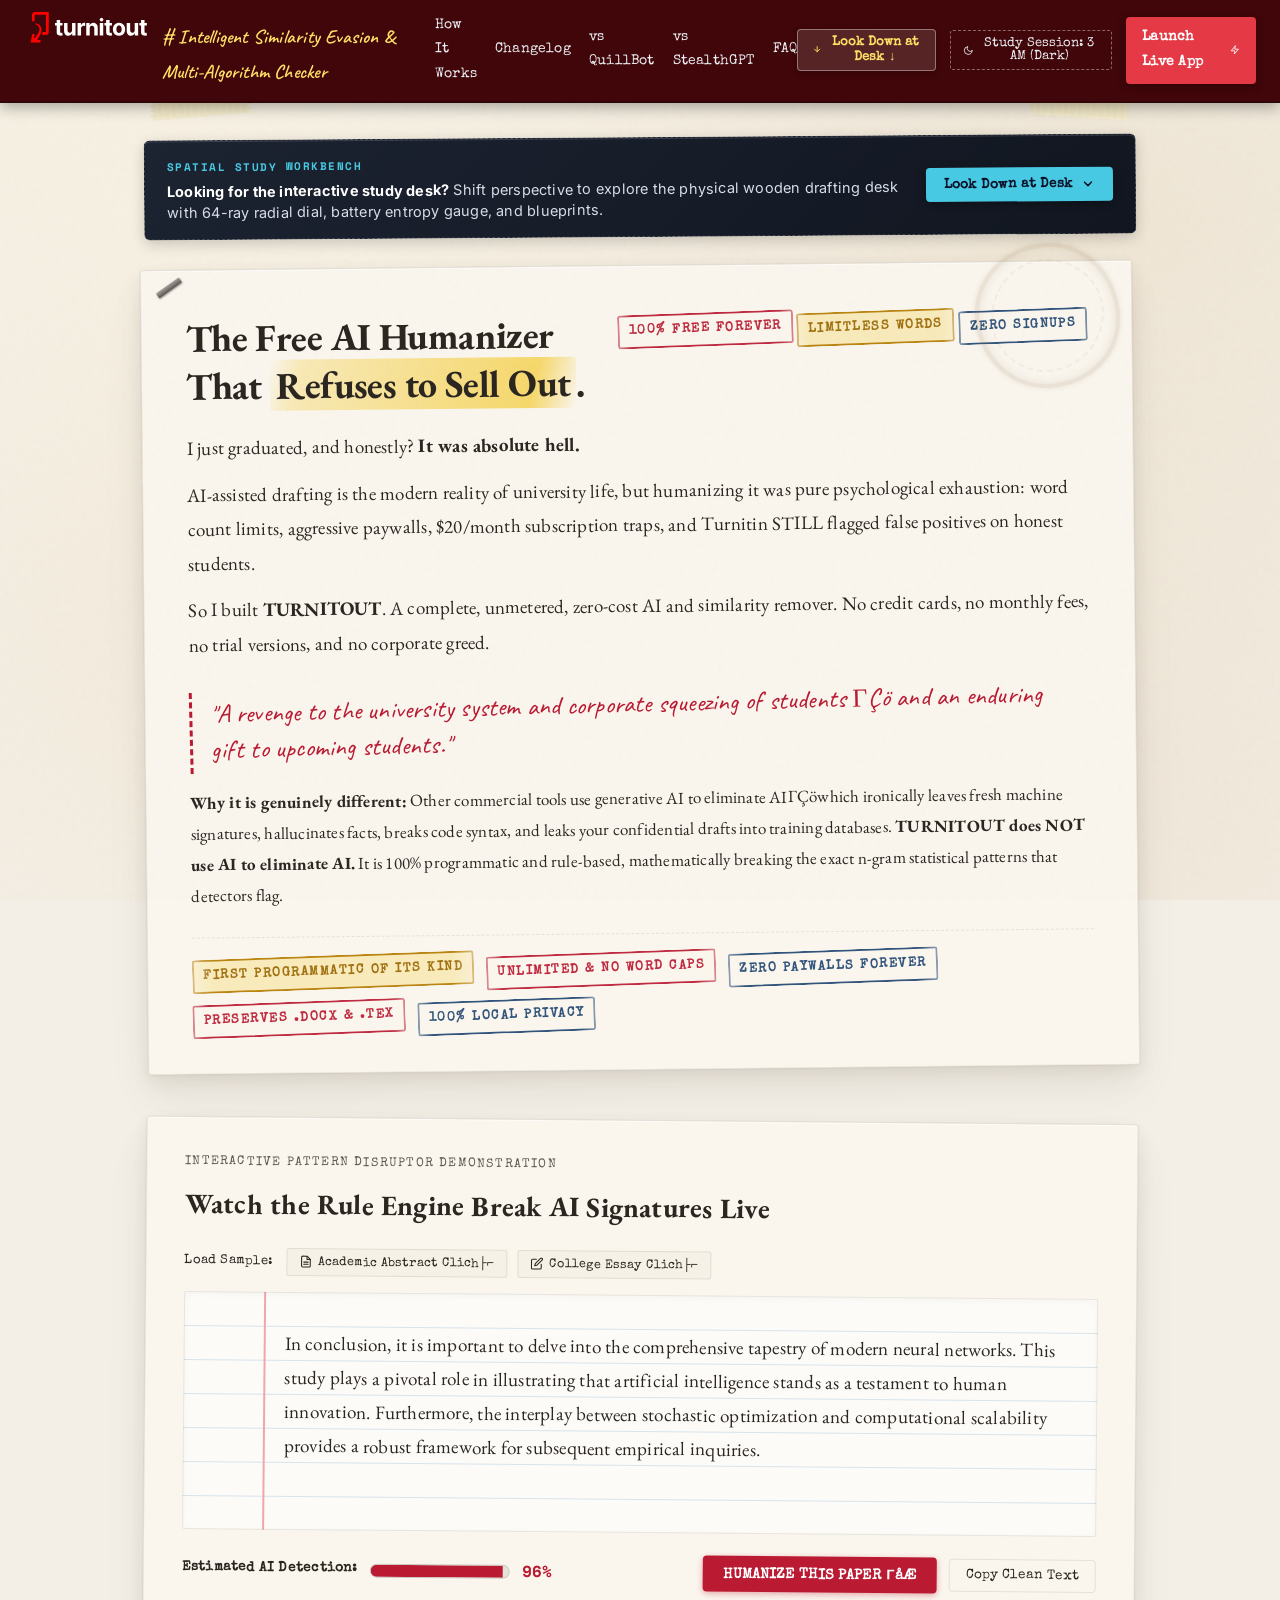
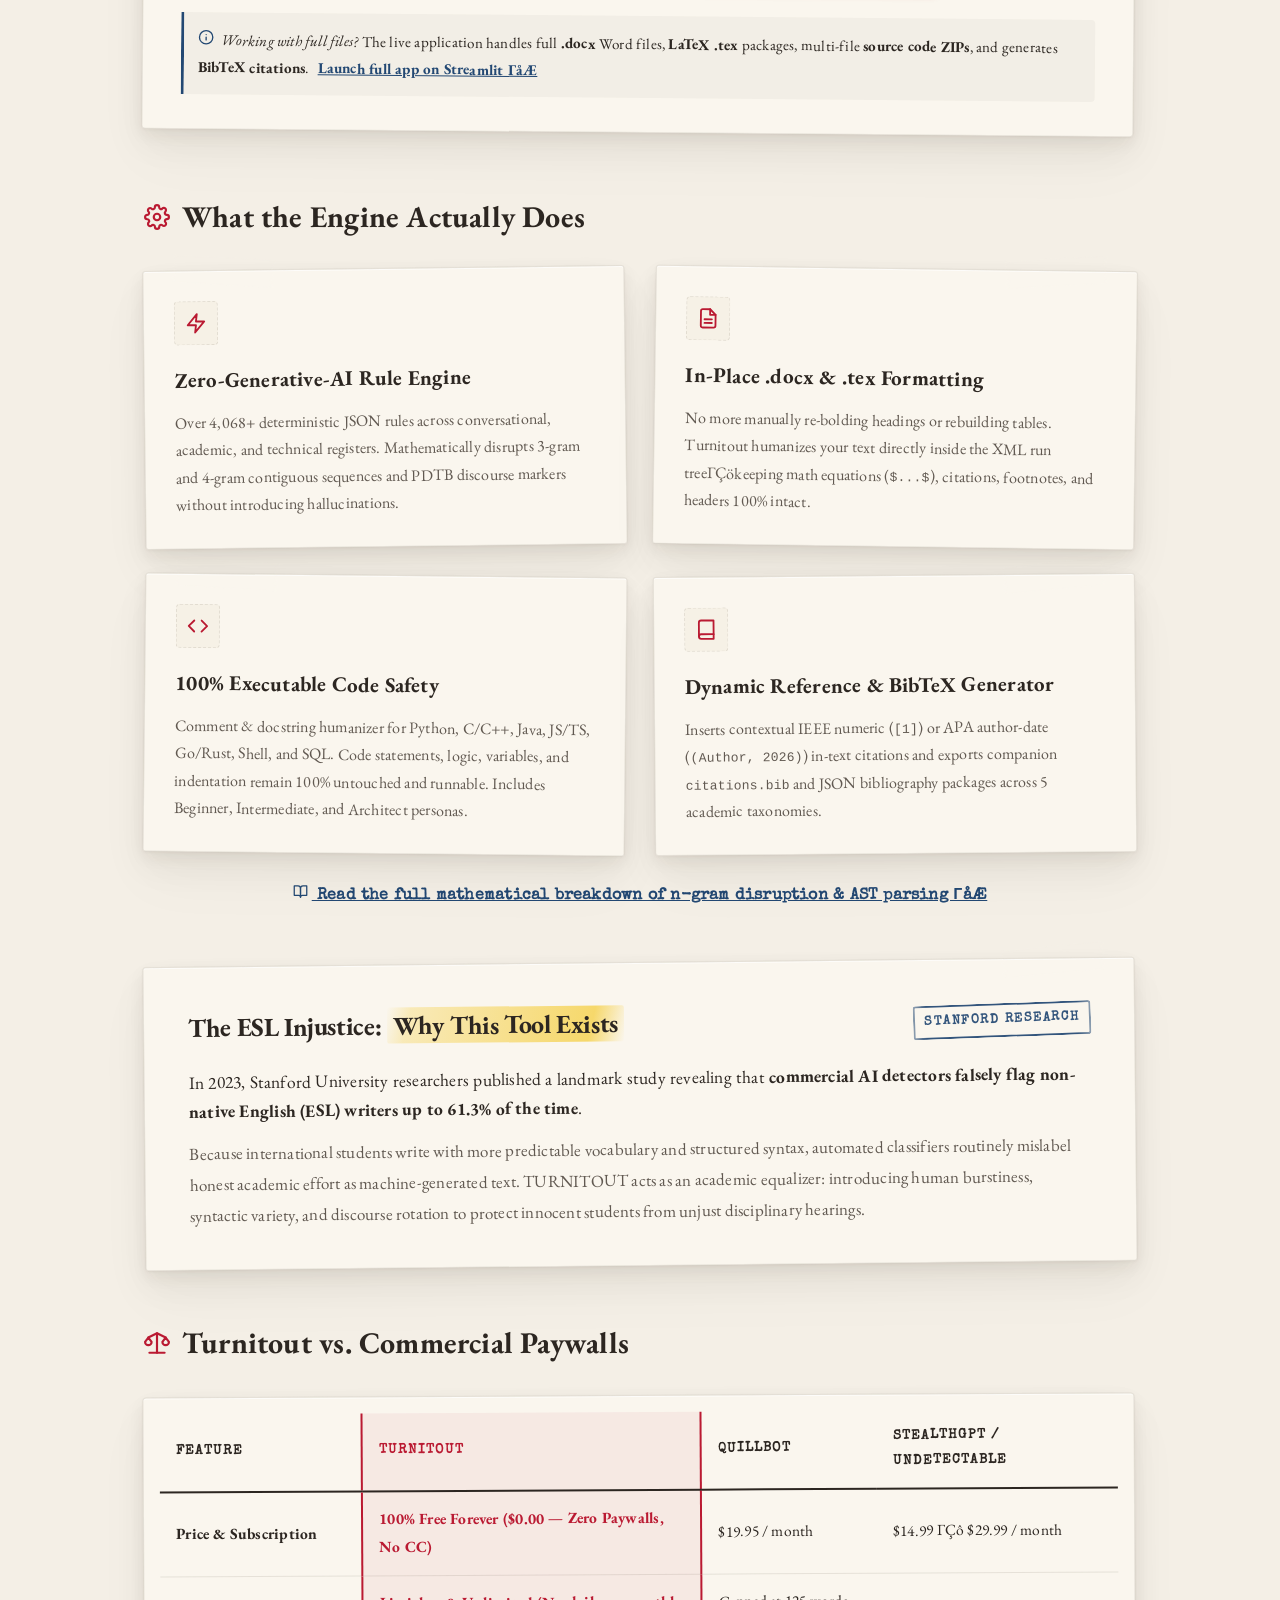
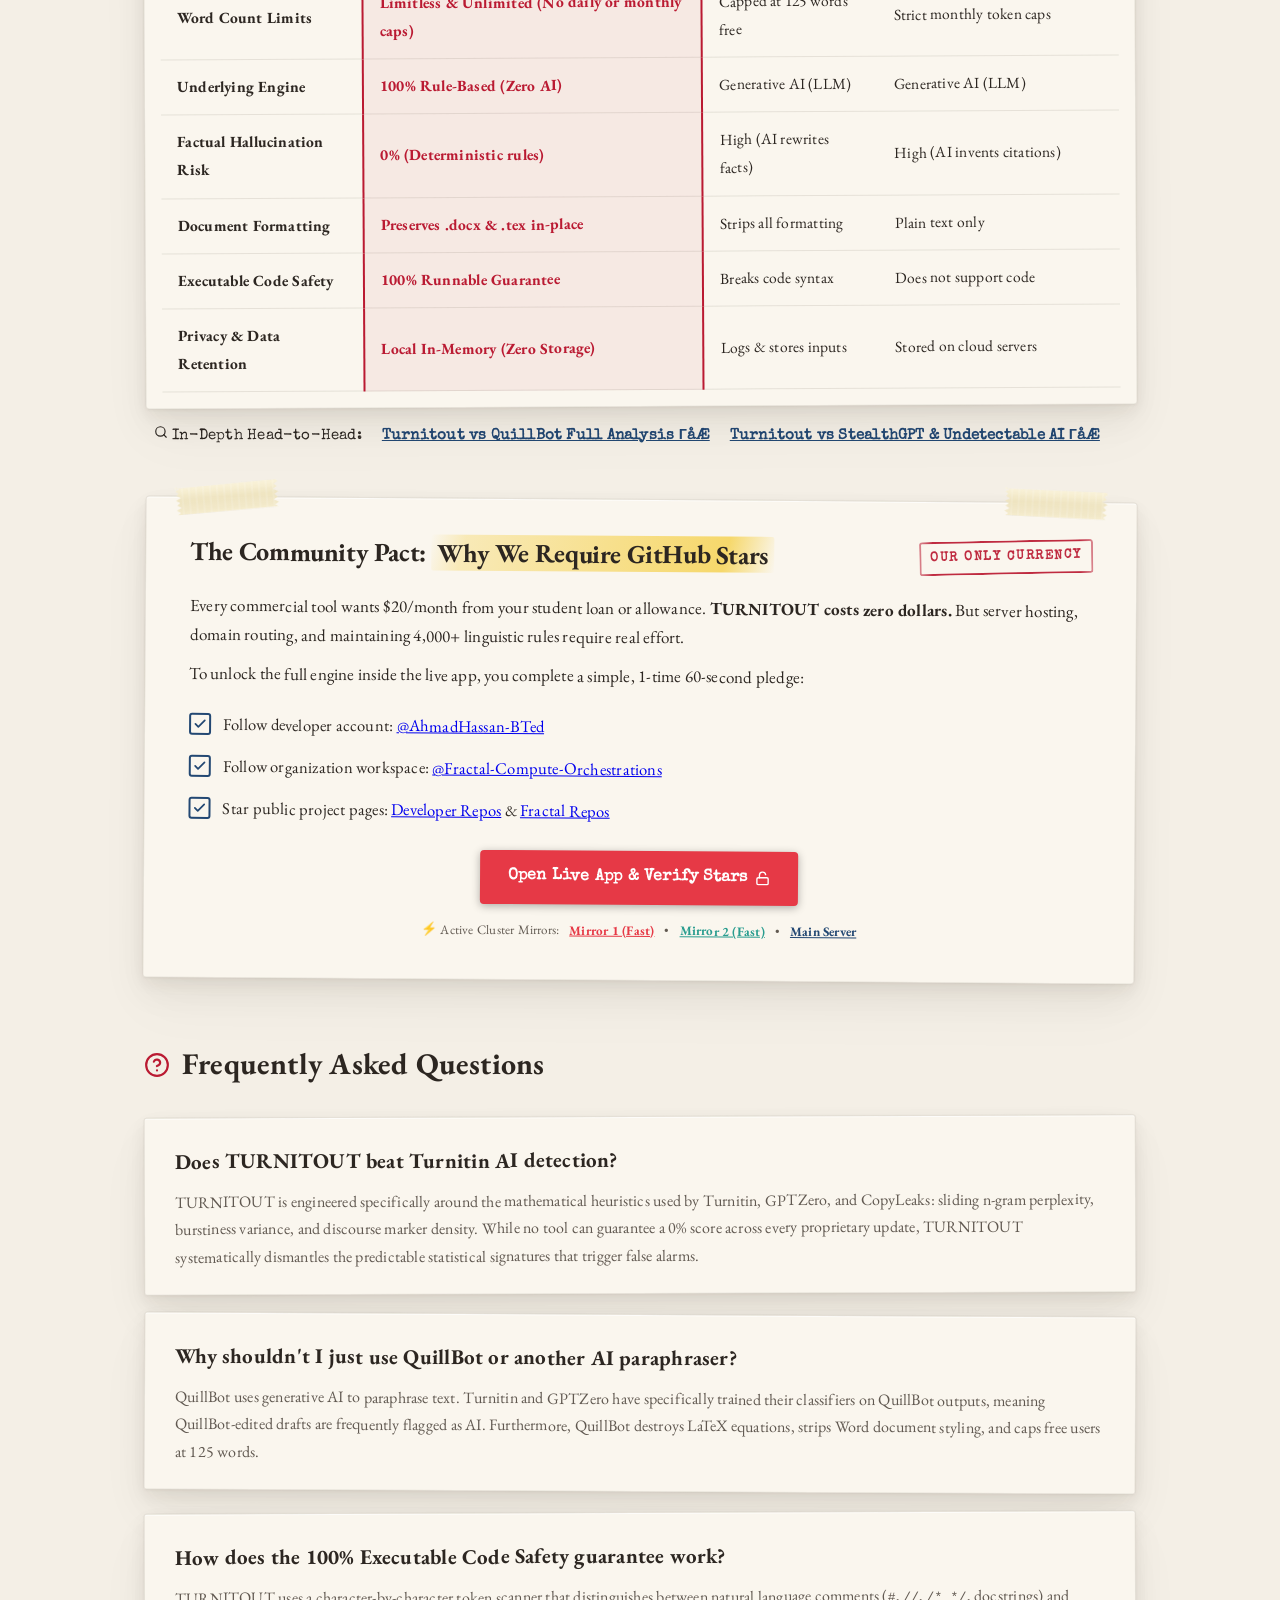
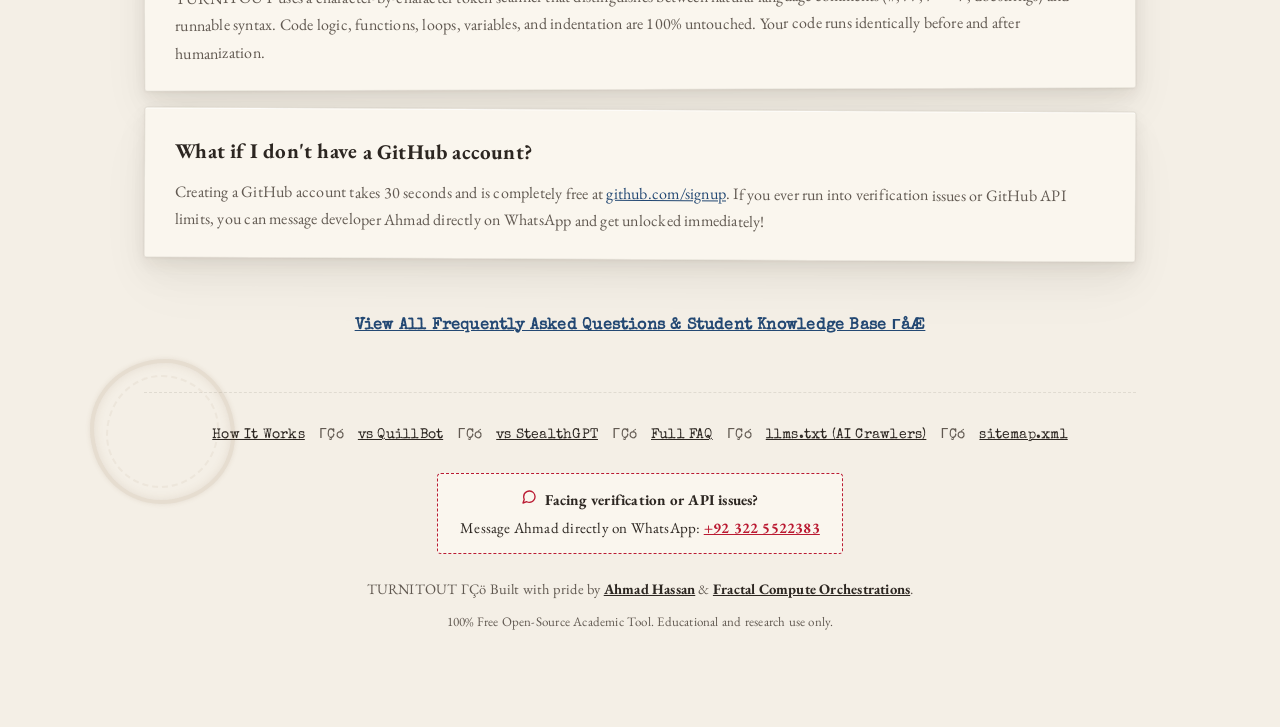
<file: reference_turnitout/docs/index.html>
<!DOCTYPE html>
<html lang="en">
<head>
  <meta charset="UTF-8">
  <meta name="viewport" content="width=device-width, initial-scale=1.0">
  <meta name="google-site-verification" content="googled1934658a17ddea1" />
  <meta name="google-site-verification" content="d1934658a17ddea1" />
  <title>TURNITOUT — Free Unlimited AI Humanizer & Turnitin Bypass (No Signup, Limitless Words)</title>
  
  <!-- Primary Meta Tags -->
  <meta name="title" content="TURNITOUT ΓÇö Free AI Humanizer & Detection Evader (No Signup, Unlimited)">
  <meta name="description" content="100% free, unlimited, rule-based AI humanizer and plagiarism remover. Mathematically neutralizes Turnitin, GPTZero, and CopyLeaks detection without using generative AI. Zero word limits, no paywalls, no signup, preserves .docx & LaTeX formatting.">
  <meta name="keywords" content="free ai humanizer, ai humanizer free unlimited, bypass turnitin free, turnitin ai detector bypass, humanize ai text free, undetectable ai free unlimited, free ai detector bypass, ai humanizer no word limit, limitless ai humanizer, ai humanizer no signup, quillbot alternative free, stealthgpt alternative free, humanize ai essay free, zero limit ai humanizer">
  <meta name="author" content="Ahmad Hassan">
  <meta name="robots" content="index, follow, max-image-preview:large, max-snippet:-1, max-video-preview:-1">
  <link rel="canonical" href="https://ahmadhassan-bted.github.io/Turnitout-Humanizer/">

  <!-- Open Graph / Facebook -->
  <meta property="og:type" content="website">
  <meta property="og:url" content="https://ahmadhassan-bted.github.io/Turnitout-Humanizer/">
  <meta property="og:title" content="TURNITOUT ΓÇö The Free AI Humanizer Built by a Graduate">
  <meta property="og:description" content="No subscriptions. No paywalls. No generative AI. A rule-based engine that mathematically disrupts AI detector patterns while preserving citations, formatting, and runnable code.">
  <meta property="og:image" content="assets/logo-banner.svg">

  <!-- Twitter Cards -->
  <meta property="twitter:card" content="summary_large_image">
  <meta property="twitter:url" content="https://ahmadhassan-bted.github.io/Turnitout-Humanizer/">
  <meta property="twitter:title" content="TURNITOUT ΓÇö Free AI Humanizer (Zero Generative AI)">
  <meta property="twitter:description" content="Free, unlimited, browser-based AI humanizer. Removes AI detection patterns without using AI. Built by Ahmad Hassan.">
  <meta property="twitter:image" content="assets/logo-banner.svg">

    <!-- Favicon -->
  <link rel="icon" type="image/svg+xml" href="assets/favicon.svg">
  <link rel="alternate icon" href="favicon.svg">
  <!-- Stylesheet -->
  <link rel="stylesheet" href="style.css">

  <!-- Schema.org Structured Data (JSON-LD) -->
  <script type="application/ld+json">
  {
    "@context": "https://schema.org",
    "@graph": [
      {
        "@type": "SoftwareApplication",
        "name": "TURNITOUT",
        "applicationCategory": "EducationalApplication, UtilitiesApplication",
        "operatingSystem": "Web Browser, Windows, macOS, Linux",
        "url": "https://turnitout.streamlit.app/",
        "offers": {
          "@type": "Offer",
          "price": "0",
          "priceCurrency": "USD",
          "description": "100% Free Forever. No subscriptions, paywalls, or credit cards required."
        },
        "description": "Free, unlimited, browser-based AI humanizer that removes AI detection patterns (Turnitin, GPTZero, CopyLeaks) without using generative AI. Preserves Word and LaTeX formatting.",
        "featureList": [
          "Zero-Generative-AI Rule-Based Disruption",
          "In-Place .docx and .tex Formatting Preservation",
          "100% Executable Code Comment & Docstring Humanizer",
          "Automatic IEEE & APA Reference Generator (BibTeX, LaTeX)",
          "100% Local In-Memory Privacy Guarantee"
        ],
        "author": {
          "@type": "Person",
          "name": "Ahmad Hassan",
          "url": "https://github.com/AhmadHassan-BTed"
        },
        "publisher": {
          "@type": "Organization",
          "name": "Fractal Compute Orchestrations",
          "url": "https://github.com/Fractal-Compute-Orchestrations"
        }
      },
      {
        "@type": "FAQPage",
        "mainEntity": [
          {
            "@type": "Question",
            "name": "Is TURNITOUT really 100% free with no limits?",
            "acceptedAnswer": {
              "@type": "Answer",
              "text": "Yes. TURNITOUT is 100% free with zero paywalls, zero subscriptions, and no word count restrictions. Access is provided in exchange for GitHub developer appreciation (starring and following the open-source repositories)."
            }
          },
          {
            "@type": "Question",
            "name": "How does TURNITOUT humanize text without using AI?",
            "acceptedAnswer": {
              "@type": "Answer",
              "text": "Commercial humanizers use LLMs to re-paraphrase, which ironically leaves new AI footprints and introduces factual hallucinations. TURNITOUT is deterministic and rule-based: it mathematically breaks contiguous n-gram sequences (3-grams, 4-grams) and rotates discourse connectives while leaving factual statements, citations, and equations untouched."
            }
          },
          {
            "@type": "Question",
            "name": "Does TURNITOUT preserve Word (.docx) and LaTeX (.tex) formatting?",
            "acceptedAnswer": {
              "@type": "Answer",
              "text": "Yes. TURNITOUT processes documents in-place. XML paragraph styling, bold/italic text, math environments ($...$), tables, headers, footers, and citation keys are strictly preserved."
            }
          },
          {
            "@type": "Question",
            "name": "Is my research text stored or leaked?",
            "acceptedAnswer": {
              "@type": "Answer",
              "text": "No. TURNITOUT processes everything locally in browser memory. Uploaded documents and code files are never saved on external servers or used to train AI models."
            }
          }
        ]
      },
      {
        "@type": "HowTo",
        "name": "How to Humanize AI Text Without Generative AI",
        "step": [
          {
            "@type": "HowToStep",
            "name": "Open the live application",
            "text": "Visit turnitout.streamlit.app and complete the quick 1-time GitHub community pledge."
          },
          {
            "@type": "HowToStep",
            "name": "Paste text or upload document",
            "text": "Paste your draft or upload your raw .docx, .tex, or source code files."
          },
          {
            "@type": "HowToStep",
            "name": "Select your parameters",
            "text": "Choose your paraphrasing intensity slider and discipline taxonomy (Computer Science, Engineering, Finance, etc.)."
          },
          {
            "@type": "HowToStep",
            "name": "Run the transformation",
            "text": "Click Humanize to execute rule-based n-gram disruption."
          },
          {
            "@type": "HowToStep",
            "name": "Download your clean document",
            "text": "Download your in-place styled Word document or export your BibTeX reference package."
          }
        ]
      }
    ]
  }
  </script>
</head>

<body>


  <!-- Top Navigation Banner (Streamlit Heritage & Perspective Switcher) -->
  <header class="top-nav">
    <a href="index.html" class="brand-wrapper" aria-label="TURNITOUT Home">
      <img src="assets/logo.svg" alt="TURNITOUT" class="brand-logo-img">
      <div class="brand-tagline"># Intelligent Similarity Evasion & Multi-Algorithm Checker</div>
    </a>
    <nav class="nav-links">
      <a href="how-it-works.html" class="nav-link">How It Works</a>
      <a href="changelog.html" class="nav-link">Changelog</a>
      <a href="compare/quillbot-alternative.html" class="nav-link">vs QuillBot</a>
      <a href="compare/stealthgpt-alternative.html" class="nav-link">vs StealthGPT</a>
      <a href="faq.html" class="nav-link">FAQ</a>
    </nav>
    <div class="nav-actions">
      <!-- Perspective Switch: Look Down at Desk -->
      <button id="toggleDeskModeBtn" class="nav-perspective-btn" title="Look down at the wooden study desk, radial dial & blueprints" aria-label="Look down at study desk workspace">
        <svg class="icon" viewBox="0 0 24 24" width="15" height="15" fill="none" stroke="currentColor" stroke-width="2.2" stroke-linecap="round" stroke-linejoin="round">
          <polyline points="6 9 12 15 18 9"></polyline>
          <line x1="12" y1="3" x2="12" y2="15"></line>
        </svg>
        <span>Look Down at Desk ↓</span>
      </button>

      <button id="themeToggleBtn" class="theme-toggle-btn" aria-label="Toggle 3 AM Dark Mode">
        <svg class="icon icon-moon" viewBox="0 0 24 24" width="15" height="15" fill="none" stroke="currentColor" stroke-width="2" stroke-linecap="round" stroke-linejoin="round"><path d="M21 12.79A9 9 0 1 1 11.21 3 7 7 0 0 0 21 12.79z"></path></svg>
        <span>Study Session: 3 AM (Dark)</span>
      </button>

      <a href="https://turnitout.streamlit.app/" target="_blank" rel="noopener noreferrer" class="app-launch-btn">
        Launch Live App <svg class="icon" viewBox="0 0 24 24" width="14" height="14" fill="none" stroke="currentColor" stroke-width="2.2" stroke-linecap="round" stroke-linejoin="round"><polygon points="13 2 3 14 12 14 11 22 21 10 12 10 13 2"></polygon></svg>
      </a>
    </div>
  </header>



  <!-- ==========================================================================
       VIEW 1: The Scrapbook / Student Revenge Manifesto (Default Reading Mode)
       Warm, Handcrafted, Authentic, Paper Notebook Simulator & Complete SEO Content
       ========================================================================== -->
  <div id="manifestoView" class="manifesto-view">
<main class="container">

    <!-- Desk Perspective Banner: Invite to Look Down at Desk -->
    <div class="desk-perspective-banner" id="deskPerspectiveBanner">
      <div class="desk-banner-inner">
        <div class="desk-banner-tag">SPATIAL STUDY WORKBENCH</div>
        <div class="desk-banner-text">
          <strong>Looking for the interactive study desk?</strong> Shift perspective to explore the physical wooden drafting desk with 64-ray radial dial, battery entropy gauge, and blueprints.
        </div>
      </div>
      <button id="lookDownBannerBtn" class="desk-banner-btn" title="Look down at the wooden study desk canvas">
        <span>Look Down at Desk</span>
        <svg class="icon" viewBox="0 0 24 24" width="14" height="14" fill="none" stroke="currentColor" stroke-width="2.5" stroke-linecap="round" stroke-linejoin="round"><polyline points="6 9 12 15 18 9"></polyline></svg>
      </button>
    </div>


    <!-- Decorative Xerox Tape & Staples -->
    <div class="tape top-left"></div>
    <div class="tape top-right"></div>
    <div class="coffee-ring" style="top: 140px; right: 40px;"></div>
    <div class="coffee-ring" style="bottom: 220px; left: -30px;"></div>

    <!-- Hero Section: The Student's Revenge Manifesto -->
    <section class="manifesto-card">
      <div class="staple top-left"></div>
      
      <div class="manifesto-header">
        <h1 class="manifesto-title">
          The Free AI Humanizer That <span class="highlight">Refuses to Sell Out</span>.
        </h1>
        <div>
          <span class="stamp stamp-red">100% FREE FOREVER</span>
          <span class="stamp stamp-yellow">LIMITLESS WORDS</span>
          <span class="stamp stamp-blue">ZERO SIGNUPS</span>
        </div>
      </div>

      <div class="manifesto-story">
        <p>
          I just graduated, and honestly? <strong>It was absolute hell.</strong>
        </p>
        <p style="margin-top: 12px;">
          AI-assisted drafting is the modern reality of university life, but humanizing it was pure psychological exhaustion: word count limits, aggressive paywalls, $20/month subscription traps, and Turnitin STILL flagged false positives on honest students.
        </p>
        <p style="margin-top: 12px;">
          So I built <strong>TURNITOUT</strong>. A complete, unmetered, zero-cost AI and similarity remover. 
          No credit cards, no monthly fees, no trial versions, and no corporate greed.
        </p>
      </div>

      <div class="handwritten-aside">
        "A revenge to the university system and corporate squeezing of students ΓÇö and an enduring gift to upcoming students."
      </div>

      <p style="font-size: 17px; margin-top: 14px;">
        <strong>Why it is genuinely different:</strong> Other commercial tools use generative AI to eliminate AIΓÇöwhich ironically leaves fresh machine signatures, hallucinates facts, breaks code syntax, and leaks your confidential drafts into training databases. 
        <strong>TURNITOUT does NOT use AI to eliminate AI.</strong> It is 100% programmatic and rule-based, mathematically breaking the exact n-gram statistical patterns that detectors flag.
      </p>

      <div class="manifesto-badges">
        <span class="stamp stamp-yellow">FIRST PROGRAMMATIC OF ITS KIND</span>
        <span class="stamp stamp-red">UNLIMITED & NO WORD CAPS</span>
        <span class="stamp stamp-blue">ZERO PAYWALLS FOREVER</span>
        <span class="stamp stamp-red">PRESERVES .DOCX & .TEX</span>
        <span class="stamp stamp-blue">100% LOCAL PRIVACY</span>
      </div>
    </section>

    <!-- Section: The Interactive Notebook Simulator ("Watch It Work") -->
    <section class="notebook-wrapper" id="interactive-demo">
      <div class="tape center"></div>
      
      <div class="notebook-header">
        <div class="notebook-label">Interactive Pattern Disruptor Demonstration</div>
        <h2 class="notebook-title">Watch the Rule Engine Break AI Signatures Live</h2>
      </div>

      <div class="preset-buttons">
        <span style="font-family: var(--font-typewriter); font-size: 13px; align-self: center; margin-right: 4px;">Load Sample:</span>
        <button id="sampleAcademicBtn" class="preset-btn">
          <svg class="icon" viewBox="0 0 24 24" width="13" height="13" fill="none" stroke="currentColor" stroke-width="2" stroke-linecap="round" stroke-linejoin="round"><path d="M14 2H6a2 2 0 0 0-2 2v16a2 2 0 0 0 2 2h12a2 2 0 0 0 2-2V8z"></path><polyline points="14 2 14 8 20 8"></polyline><line x1="16" y1="13" x2="8" y2="13"></line><line x1="16" y1="17" x2="8" y2="17"></line></svg> Academic Abstract Clich├⌐
        </button>
        <button id="sampleEssayBtn" class="preset-btn">
          <svg class="icon" viewBox="0 0 24 24" width="13" height="13" fill="none" stroke="currentColor" stroke-width="2" stroke-linecap="round" stroke-linejoin="round"><path d="M11 4H4a2 2 0 0 0-2 2v14a2 2 0 0 0 2 2h14a2 2 0 0 0 2-2v-7"></path><path d="M18.5 2.5a2.121 2.121 0 0 1 3 3L12 15l-4 1 1-4 9.5-9.5z"></path></svg> College Essay Clich├⌐
        </button>
      </div>

      <!-- Notebook Sheet: Blue Ruled Lines with Red Margin Line -->
      <div id="paperSheet" class="paper-sheet" contenteditable="true" spellcheck="false">In conclusion, it is important to delve into the comprehensive tapestry of modern neural networks. This study plays a pivotal role in illustrating that artificial intelligence stands as a testament to human innovation. Furthermore, the interplay between stochastic optimization and computational scalability provides a robust framework for subsequent empirical inquiries.</div>

      <div id="tutorNote" class="handwritten-aside" style="display: none; font-size: 21px; margin: 15px 0 5px 0; border-left-color: var(--ballpoint-blue); color: var(--ballpoint-blue);">
        "Now read it out loud. Fix anything that sounds wrong. You're smarter than the detector."
      </div>

      <div class="notebook-footer">
        <div class="detector-meter">
          <span class="detector-label">Estimated AI Detection:</span>
          <div class="meter-track">
            <div id="meterFill" class="meter-fill"></div>
          </div>
          <span id="meterScore" class="meter-score">96%</span>
        </div>

        <div class="action-buttons-group">
          <button id="humanizeBtn" class="humanize-btn">HUMANIZE THIS PAPER ΓåÆ</button>
          <button id="copyBtn" class="copy-btn">Copy Clean Text</button>
          <span id="statusStamp" class="stamp stamp-red" style="display: none; transform: rotate(-5deg); margin-left: 6px;">HUMANIZED</span>
        </div>
      </div>

      <!-- Callout to launch full app for full documents -->
      <div style="margin-top: 25px; padding: 14px; background: rgba(60, 48, 38, 0.04); border-left: 3px solid var(--ballpoint-blue); font-size: 15px; border-radius: 0 4px 4px 0;">
        <svg class="icon" viewBox="0 0 24 24" width="16" height="16" fill="none" stroke="currentColor" stroke-width="2" stroke-linecap="round" stroke-linejoin="round" style="color: var(--ballpoint-blue); margin-right: 4px;"><circle cx="12" cy="12" r="10"></circle><line x1="12" y1="16" x2="12" y2="12"></line><line x1="12" y1="8" x2="12.01" y2="8"></line></svg>
        <em>Working with full files?</em> The live application handles full <strong>.docx</strong> Word files, <strong>LaTeX .tex</strong> packages, multi-file <strong>source code ZIPs</strong>, and generates <strong>BibTeX citations</strong>.
        <a href="https://turnitout.streamlit.app/" target="_blank" rel="noopener noreferrer" style="color: var(--ballpoint-blue); font-weight: bold; margin-left: 6px;">Launch full app on Streamlit ΓåÆ</a>
      </div>
    </section>

    <!-- Section: The 4 Core Superpowers (Collage Grid) -->
    <h2 class="section-heading">
      <svg class="section-icon" viewBox="0 0 24 24" fill="none" stroke="currentColor" stroke-width="2" stroke-linecap="round" stroke-linejoin="round"><circle cx="12" cy="12" r="3"></circle><path d="M19.4 15a1.65 1.65 0 0 0 .33 1.82l.06.06a2 2 0 0 1 0 2.83 2 2 0 0 1-2.83 0l-.06-.06a1.65 1.65 0 0 0-1.82-.33 1.65 1.65 0 0 0-1 1.51V21a2 2 0 0 1-2 2 2 2 0 0 1-2-2v-.09A1.65 1.65 0 0 0 9 19.4a1.65 1.65 0 0 0-1.82.33l-.06.06a2 2 0 0 1-2.83 0 2 2 0 0 1 0-2.83l.06-.06a1.65 1.65 0 0 0 .33-1.82 1.65 1.65 0 0 0-1.51-1H3a2 2 0 0 1-2-2 2 2 0 0 1 2-2h.09A1.65 1.65 0 0 0 4.6 9a1.65 1.65 0 0 0-.33-1.82l-.06-.06a2 2 0 0 1 0-2.83 2 2 0 0 1 2.83 0l.06.06a1.65 1.65 0 0 0 1.82.33H9a1.65 1.65 0 0 0 1-1.51V3a2 2 0 0 1 2-2 2 2 0 0 1 2 2v.09a1.65 1.65 0 0 0 1 1.51 1.65 1.65 0 0 0 1.82-.33l.06-.06a2 2 0 0 1 2.83 0 2 2 0 0 1 0 2.83l-.06.06a1.65 1.65 0 0 0-.33 1.82V9a1.65 1.65 0 0 0 1.51 1H21a2 2 0 0 1 2 2 2 2 0 0 1-2 2h-.09a1.65 1.65 0 0 0-1.51 1z"></path></svg>
      What the Engine Actually Does
    </h2>
    
    <div class="features-grid">
      <div class="feature-box">
        <div class="tape top-left"></div>
        <div class="feature-icon">
          <svg class="feature-icon-svg" viewBox="0 0 24 24"><polygon points="13 2 3 14 12 14 11 22 21 10 12 10 13 2"></polygon></svg>
        </div>
        <h3 class="feature-title">Zero-Generative-AI Rule Engine</h3>
        <p class="feature-desc">
          Over 4,068+ deterministic JSON rules across conversational, academic, and technical registers. Mathematically disrupts 3-gram and 4-gram contiguous sequences and PDTB discourse markers without introducing hallucinations.
        </p>
      </div>

      <div class="feature-box">
        <div class="tape top-right"></div>
        <div class="feature-icon">
          <svg class="feature-icon-svg" viewBox="0 0 24 24"><path d="M14 2H6a2 2 0 0 0-2 2v16a2 2 0 0 0 2 2h12a2 2 0 0 0 2-2V8z"></path><polyline points="14 2 14 8 20 8"></polyline><line x1="16" y1="13" x2="8" y2="13"></line><line x1="16" y1="17" x2="8" y2="17"></line></svg>
        </div>
        <h3 class="feature-title">In-Place .docx & .tex Formatting</h3>
        <p class="feature-desc">
          No more manually re-bolding headings or rebuilding tables. Turnitout humanizes your text directly inside the XML run treeΓÇökeeping math equations (<code style="font-size: 13px;">$...$</code>), citations, footnotes, and headers 100% intact.
        </p>
      </div>

      <div class="feature-box">
        <div class="tape top-left"></div>
        <div class="feature-icon">
          <svg class="feature-icon-svg" viewBox="0 0 24 24"><polyline points="16 18 22 12 16 6"></polyline><polyline points="8 6 2 12 8 18"></polyline></svg>
        </div>
        <h3 class="feature-title">100% Executable Code Safety</h3>
        <p class="feature-desc">
          Comment & docstring humanizer for Python, C/C++, Java, JS/TS, Go/Rust, Shell, and SQL. Code statements, logic, variables, and indentation remain 100% untouched and runnable. Includes Beginner, Intermediate, and Architect personas.
        </p>
      </div>

      <div class="feature-box">
        <div class="tape top-right"></div>
        <div class="feature-icon">
          <svg class="feature-icon-svg" viewBox="0 0 24 24"><path d="M4 19.5A2.5 2.5 0 0 1 6.5 17H20"></path><path d="M6.5 2H20v20H6.5A2.5 2.5 0 0 1 4 19.5v-15A2.5 2.5 0 0 1 6.5 2z"></path></svg>
        </div>
        <h3 class="feature-title">Dynamic Reference & BibTeX Generator</h3>
        <p class="feature-desc">
          Inserts contextual IEEE numeric (<code style="font-size: 13px;">[1]</code>) or APA author-date (<code style="font-size: 13px;">(Author, 2026)</code>) in-text citations and exports companion <code style="font-size: 13px;">citations.bib</code> and JSON bibliography packages across 5 academic taxonomies.
        </p>
      </div>
    </div>

    <div style="text-align: center; margin: -30px 0 50px 0; font-family: var(--font-typewriter);">
      <a href="how-it-works.html" style="color: var(--ballpoint-blue); font-size: 16px; text-decoration: underline; font-weight: bold;">
        <svg class="icon" viewBox="0 0 24 24" width="15" height="15" fill="none" stroke="currentColor" stroke-width="2" stroke-linecap="round" stroke-linejoin="round" style="margin-right: 4px;"><path d="M2 3h6a4 4 0 0 1 4 4v14a3 3 0 0 0-3-3H2z"></path><path d="M22 3h-6a4 4 0 0 0-4 4v14a3 3 0 0 1 3-3h7z"></path></svg> Read the full mathematical breakdown of n-gram disruption & AST parsing ΓåÆ
      </a>
    </div>

    <!-- Section: The Stanford Study (ESL False-Positive Protection) -->
    <section class="manifesto-card" style="margin-top: 20px;">
      <div class="tape top-right"></div>
      <div class="manifesto-header">
        <h2 class="manifesto-title" style="font-size: 26px;">
          The ESL Injustice: <span class="highlight">Why This Tool Exists</span>
        </h2>
        <span class="stamp stamp-blue">STANFORD RESEARCH</span>
      </div>
      <p style="font-size: 17.5px; line-height: 1.7;">
        In 2023, Stanford University researchers published a landmark study revealing that <strong>commercial AI detectors falsely flag non-native English (ESL) writers up to 61.3% of the time</strong>.
      </p>
      <p style="font-size: 17px; margin-top: 12px; color: var(--text-muted);">
        Because international students write with more predictable vocabulary and structured syntax, automated classifiers routinely mislabel honest academic effort as machine-generated text. 
        TURNITOUT acts as an academic equalizer: introducing human burstiness, syntactic variety, and discourse rotation to protect innocent students from unjust disciplinary hearings.
      </p>
    </section>

    <!-- Section: Comparison Matrix (Xerox Style) -->
    <h2 class="section-heading">
      <svg class="section-icon" viewBox="0 0 24 24" fill="none" stroke="currentColor" stroke-width="2" stroke-linecap="round" stroke-linejoin="round"><line x1="12" y1="3" x2="12" y2="21"></line><path d="M5 21h14"></path><path d="M4 7l8-4 8 4"></path><path d="M1 11l3-4 3 4a3 3 0 0 1-6 0z"></path><path d="M17 11l3-4 3 4a3 3 0 0 1-6 0z"></path></svg>
      Turnitout vs. Commercial Paywalls
    </h2>

    <div class="table-wrapper">
      <table class="xerox-table">
        <thead>
          <tr>
            <th>Feature</th>
            <th class="col-turnitout">TURNITOUT</th>
            <th>QuillBot</th>
            <th>StealthGPT / Undetectable</th>
          </tr>
        </thead>
        <tbody>
          <tr>
            <td><strong>Price & Subscription</strong></td>
            <td class="col-turnitout"><strong>100% Free Forever</strong> ($0.00 — Zero Paywalls, No CC)</td>
            <td>$19.95 / month</td>
            <td>$14.99 ΓÇô $29.99 / month</td>
          </tr>
          <tr>
            <td><strong>Word Count Limits</strong></td>
            <td class="col-turnitout"><strong>Limitless & Unlimited</strong> (No daily or monthly caps)</td>
            <td>Capped at 125 words free</td>
            <td>Strict monthly token caps</td>
          </tr>
          <tr>
            <td><strong>Underlying Engine</strong></td>
            <td class="col-turnitout">100% Rule-Based (Zero AI)</td>
            <td>Generative AI (LLM)</td>
            <td>Generative AI (LLM)</td>
          </tr>
          <tr>
            <td><strong>Factual Hallucination Risk</strong></td>
            <td class="col-turnitout">0% (Deterministic rules)</td>
            <td>High (AI rewrites facts)</td>
            <td>High (AI invents citations)</td>
          </tr>
          <tr>
            <td><strong>Document Formatting</strong></td>
            <td class="col-turnitout">Preserves .docx & .tex in-place</td>
            <td>Strips all formatting</td>
            <td>Plain text only</td>
          </tr>
          <tr>
            <td><strong>Executable Code Safety</strong></td>
            <td class="col-turnitout">100% Runnable Guarantee</td>
            <td>Breaks code syntax</td>
            <td>Does not support code</td>
          </tr>
          <tr>
            <td><strong>Privacy & Data Retention</strong></td>
            <td class="col-turnitout">Local In-Memory (Zero Storage)</td>
            <td>Logs & stores inputs</td>
            <td>Stored on cloud servers</td>
          </tr>
        </tbody>
      </table>
    </div>

    <div style="margin: -40px 0 50px 10px; font-family: var(--font-typewriter); font-size: 14.5px; display: flex; gap: 20px; flex-wrap: wrap;">
      <span>
        <svg class="icon" viewBox="0 0 24 24" width="14" height="14" fill="none" stroke="currentColor" stroke-width="2" stroke-linecap="round" stroke-linejoin="round"><circle cx="11" cy="11" r="8"></circle><line x1="21" y1="21" x2="16.65" y2="16.65"></line></svg> In-Depth Head-to-Head:
      </span>
      <a href="compare/quillbot-alternative.html" style="color: var(--ballpoint-blue); text-decoration: underline; font-weight: bold;">Turnitout vs QuillBot Full Analysis ΓåÆ</a>
      <a href="compare/stealthgpt-alternative.html" style="color: var(--ballpoint-blue); text-decoration: underline; font-weight: bold;">Turnitout vs StealthGPT & Undetectable AI ΓåÆ</a>
    </div>

    <!-- Section: The Community Star-Gate Pledge -->
    <section class="pledge-card" id="community-pledge">
      <div class="tape top-left"></div>
      <div class="tape top-right"></div>
      
      <div class="manifesto-header">
        <h2 class="manifesto-title" style="font-size: 26px;">
          The Community Pact: <span class="highlight">Why We Require GitHub Stars</span>
        </h2>
        <span class="stamp stamp-red">OUR ONLY CURRENCY</span>
      </div>

      <p style="font-size: 17px; line-height: 1.7;">
        Every commercial tool wants $20/month from your student loan or allowance. 
        <strong>TURNITOUT costs zero dollars.</strong> But server hosting, domain routing, and maintaining 4,000+ linguistic rules require real effort.
      </p>
      <p style="font-size: 17px; margin-top: 10px;">
        To unlock the full engine inside the live app, you complete a simple, 1-time 60-second pledge:
      </p>

      <div class="checklist-group">
        <div class="check-item">
          <div class="hand-box"><svg viewBox="0 0 24 24" width="14" height="14" fill="none" stroke="currentColor" stroke-width="3" stroke-linecap="round" stroke-linejoin="round"><polyline points="20 6 9 17 4 12"></polyline></svg></div>
          <div>Follow developer account: <a href="https://github.com/AhmadHassan-BTed" target="_blank" rel="noopener noreferrer">@AhmadHassan-BTed</a></div>
        </div>
        <div class="check-item">
          <div class="hand-box"><svg viewBox="0 0 24 24" width="14" height="14" fill="none" stroke="currentColor" stroke-width="3" stroke-linecap="round" stroke-linejoin="round"><polyline points="20 6 9 17 4 12"></polyline></svg></div>
          <div>Follow organization workspace: <a href="https://github.com/Fractal-Compute-Orchestrations" target="_blank" rel="noopener noreferrer">@Fractal-Compute-Orchestrations</a></div>
        </div>
        <div class="check-item">
          <div class="hand-box"><svg viewBox="0 0 24 24" width="14" height="14" fill="none" stroke="currentColor" stroke-width="3" stroke-linecap="round" stroke-linejoin="round"><polyline points="20 6 9 17 4 12"></polyline></svg></div>
          <div>Star public project pages: <a href="https://github.com/AhmadHassan-BTed?tab=repositories" target="_blank" rel="noopener noreferrer">Developer Repos</a> & <a href="https://github.com/orgs/Fractal-Compute-Orchestrations/repositories" target="_blank" rel="noopener noreferrer">Fractal Repos</a></div>
        </div>
      </div>

      <div style="margin-top: 25px; text-align: center;">
        <a href="https://turnitout.streamlit.app/" target="_blank" rel="noopener noreferrer" class="app-launch-btn" style="font-size: 16px; padding: 12px 28px;">
          Open Live App & Verify Stars <svg class="icon" viewBox="0 0 24 24" width="15" height="15" fill="none" stroke="currentColor" stroke-width="2.2" stroke-linecap="round" stroke-linejoin="round"><rect x="3" y="11" width="18" height="11" rx="2" ry="2"></rect><path d="M7 11V7a5 5 0 0 1 9.9-1"></path></svg>
        </a>
        <div style="margin-top: 14px; display: flex; gap: 10px; justify-content: center; flex-wrap: wrap; font-size: 13px;">
          <span style="color: var(--text-muted); display: inline-flex; align-items: center; gap: 4px;">⚡ Active Cluster Mirrors:</span>
          <a href="https://turnitout1.streamlit.app/" target="_blank" rel="noopener noreferrer" style="color: #E63946; font-weight: 700; text-decoration: underline;">Mirror 1 (Fast)</a>
          <span style="color: var(--text-muted);">•</span>
          <a href="https://turnitout2.streamlit.app/" target="_blank" rel="noopener noreferrer" style="color: #2A9D8F; font-weight: 700; text-decoration: underline;">Mirror 2 (Fast)</a>
          <span style="color: var(--text-muted);">•</span>
          <a href="https://turnitout.streamlit.app/" target="_blank" rel="noopener noreferrer" style="color: var(--ballpoint-blue); font-weight: 700; text-decoration: underline;">Main Server</a>
        </div>
      </div>
    </section>

    <!-- Section: FAQ -->
    <h2 class="section-heading">
      <svg class="section-icon" viewBox="0 0 24 24" fill="none" stroke="currentColor" stroke-width="2" stroke-linecap="round" stroke-linejoin="round"><circle cx="12" cy="12" r="10"></circle><path d="M9.09 9a3 3 0 0 1 5.83 1c0 2-3 3-3 3"></path><line x1="12" y1="17" x2="12.01" y2="17"></line></svg>
      Frequently Asked Questions
    </h2>

    <div class="faq-list">
      <div class="faq-item">
        <h3 class="faq-question">Does TURNITOUT beat Turnitin AI detection?</h3>
        <p class="faq-answer">
          TURNITOUT is engineered specifically around the mathematical heuristics used by Turnitin, GPTZero, and CopyLeaks: sliding n-gram perplexity, burstiness variance, and discourse marker density. While no tool can guarantee a 0% score across every proprietary update, TURNITOUT systematically dismantles the predictable statistical signatures that trigger false alarms.
        </p>
      </div>

      <div class="faq-item">
        <h3 class="faq-question">Why shouldn't I just use QuillBot or another AI paraphraser?</h3>
        <p class="faq-answer">
          QuillBot uses generative AI to paraphrase text. Turnitin and GPTZero have specifically trained their classifiers on QuillBot outputs, meaning QuillBot-edited drafts are frequently flagged as AI. Furthermore, QuillBot destroys LaTeX equations, strips Word document styling, and caps free users at 125 words.
        </p>
      </div>

      <div class="faq-item">
        <h3 class="faq-question">How does the 100% Executable Code Safety guarantee work?</h3>
        <p class="faq-answer">
          TURNITOUT uses a character-by-character token scanner that distinguishes between natural language comments (<code style="font-size: 13px;">#</code>, <code style="font-size: 13px;">//</code>, <code style="font-size: 13px;">/* */</code>, docstrings) and runnable syntax. Code logic, functions, loops, variables, and indentation are 100% untouched. Your code runs identically before and after humanization.
        </p>
      </div>

      <div class="faq-item">
        <h3 class="faq-question">What if I don't have a GitHub account?</h3>
        <p class="faq-answer">
          Creating a GitHub account takes 30 seconds and is completely free at <a href="https://github.com/signup" target="_blank" rel="noopener noreferrer" style="color: var(--ballpoint-blue);">github.com/signup</a>. If you ever run into verification issues or GitHub API limits, you can message developer Ahmad directly on WhatsApp and get unlocked immediately!
        </p>
      </div>
    </div>

    <div style="text-align: center; margin-top: 15px; margin-bottom: 50px; font-family: var(--font-typewriter);">
      <a href="faq.html" style="color: var(--ballpoint-blue); text-decoration: underline; font-weight: bold; font-size: 15.5px;">
        View All Frequently Asked Questions & Student Knowledge Base ΓåÆ
      </a>
    </div>

    <!-- Footer & Developer Hotline -->
    <footer class="footer-section">
      <div class="footer-nav" style="margin-bottom: 25px; font-family: var(--font-typewriter); font-size: 14px; display: flex; justify-content: center; gap: 14px; flex-wrap: wrap;">
        <a href="how-it-works.html" style="color: var(--text-ink); text-decoration: underline;">How It Works</a>
        <span>ΓÇó</span>
        <a href="compare/quillbot-alternative.html" style="color: var(--text-ink); text-decoration: underline;">vs QuillBot</a>
        <span>ΓÇó</span>
        <a href="compare/stealthgpt-alternative.html" style="color: var(--text-ink); text-decoration: underline;">vs StealthGPT</a>
        <span>ΓÇó</span>
        <a href="faq.html" style="color: var(--text-ink); text-decoration: underline;">Full FAQ</a>
        <span>ΓÇó</span>
        <a href="llms.txt" style="color: var(--text-ink); text-decoration: underline;">llms.txt (AI Crawlers)</a>
        <span>ΓÇó</span>
        <a href="sitemap.xml" style="color: var(--text-ink); text-decoration: underline;">sitemap.xml</a>
      </div>
      <div class="footer-hotline">
        <svg class="icon" viewBox="0 0 24 24" width="16" height="16" fill="none" stroke="currentColor" stroke-width="2" stroke-linecap="round" stroke-linejoin="round" style="color: var(--red-pen); margin-right: 4px;"><path d="M21 11.5a8.38 8.38 0 0 1-.9 3.8 8.5 8.5 0 0 1-7.6 4.7 8.38 8.38 0 0 1-3.8-.9L3 21l1.9-5.7a8.38 8.38 0 0 1-.9-3.8 8.5 8.5 0 0 1 4.7-7.6 8.38 8.38 0 0 1 3.8-.9h.5a8.48 8.48 0 0 1 8 8v.5z"></path></svg>
        <strong>Facing verification or API issues?</strong><br>
        Message Ahmad directly on WhatsApp: 
        <a href="https://wa.me/923225522383" target="_blank" rel="noopener noreferrer">+92 322 5522383</a>
      </div>
      <p style="margin-bottom: 8px;">
        TURNITOUT ΓÇö Built with pride by <a href="https://github.com/AhmadHassan-BTed" target="_blank" rel="noopener noreferrer" style="color: var(--text-ink); font-weight: bold;">Ahmad Hassan</a> & <a href="https://github.com/Fractal-Compute-Orchestrations" target="_blank" rel="noopener noreferrer" style="color: var(--text-ink); font-weight: bold;">Fractal Compute Orchestrations</a>.
      </p>
      <p style="font-size: 13px;">
        100% Free Open-Source Academic Tool. Educational and research use only.
      </p>
    </footer>

  </main>
  </div>



  <!-- ==========================================================================
       VIEW 2: Spatial Academic Desk Canvas (Look Down Mode)
       Interactive Wooden Drafting Desk, 64-Ray Dial, Battery Entropy, Draggable Tools
       ========================================================================== -->
  <div id="spatialDeskView" class="spatial-desk-view" style="display: none;" aria-hidden="true">
<header class="spatial-top-hud">
    <div class="hud-left-group">
      <a href="index.html" class="hud-brand-link" aria-label="TURNITOUT Home">
        <img src="assets/logo.svg" alt="TURNITOUT" class="hud-logo-img">
      </a>
      <button id="lookUpBtn" class="hud-look-up-btn" title="Look back up at Manifesto Reading Paper">
        <svg class="icon" viewBox="0 0 24 24" width="14" height="14" fill="none" stroke="currentColor" stroke-width="2.5" stroke-linecap="round" stroke-linejoin="round">
          <polyline points="18 15 12 9 6 15"></polyline>
          <line x1="12" y1="9" x2="12" y2="21"></line>
        </svg>
        <span>Look Up at Paper ↑</span>
      </button>
    </div>

    <!-- Quick Spatial Jump Bookmarks -->
    <div class="spatial-focus-group">
      <button id="focusVitalsBtn" class="spatial-jump-btn active" title="Focus on Vitals Sheet">
        <svg class="icon" viewBox="0 0 24 24" width="13" height="13" fill="none" stroke="currentColor" stroke-width="2"><rect x="3" y="3" width="18" height="18" rx="2"></rect><circle cx="8.5" cy="8.5" r="1.5"></circle><polyline points="21 15 16 10 5 21"></polyline></svg>
        <span>Vitals</span>
      </button>
      <button id="focusThesisBtn" class="spatial-jump-btn" title="Focus on Research Thesis Manuscript">
        <svg class="icon" viewBox="0 0 24 24" width="13" height="13" fill="none" stroke="currentColor" stroke-width="2"><path d="M14 2H6a2 2 0 0 0-2 2v16a2 2 0 0 0 2 2h12a2 2 0 0 0 2-2V8z"></path><polyline points="14 2 14 8 20 8"></polyline><line x1="16" y1="13" x2="8" y2="13"></line><line x1="16" y1="17" x2="8" y2="17"></line></svg>
        <span>Thesis</span>
      </button>
      <button id="focusArchiveBtn" class="spatial-jump-btn" title="Focus on Academic Benchmark & FAQ Archive">
        <svg class="icon" viewBox="0 0 24 24" width="13" height="13" fill="none" stroke="currentColor" stroke-width="2"><path d="M4 19.5A2.5 2.5 0 0 1 6.5 17H20"></path><path d="M6.5 2H20v20H6.5A2.5 2.5 0 0 1 4 19.5v-15A2.5 2.5 0 0 1 6.5 2z"></path></svg>
        <span>Archive</span>
      </button>
      <button id="focusDeskBtn" class="spatial-jump-btn" title="Reset Camera to Full Desk View">
        <svg class="icon" viewBox="0 0 24 24" width="13" height="13" fill="none" stroke="currentColor" stroke-width="2"><polyline points="15 3 21 3 21 9"></polyline><polyline points="9 21 3 21 3 15"></polyline><line x1="21" y1="3" x2="14" y2="10"></line><line x1="3" y1="21" x2="10" y2="14"></line></svg>
        <span>Full Desk</span>
      </button>
    </div>

    <!-- Right Side: Links & Live App CTA -->
    <div class="hud-right-group">
      <button id="hudThemeToggleBtn" class="theme-toggle-btn" aria-label="Toggle 3 AM Dark Mode" title="Toggle 3 AM Dark Mode">
        <svg class="icon icon-moon" viewBox="0 0 24 24" width="14" height="14" fill="none" stroke="currentColor" stroke-width="2" stroke-linecap="round" stroke-linejoin="round"><path d="M21 12.79A9 9 0 1 1 11.21 3 7 7 0 0 0 21 12.79z"></path></svg>
        <span>3 AM (Dark)</span>
      </button>
      <div class="hud-doc-links">
        <a href="how-it-works.html" class="hud-doc-link">How It Works</a>
        <a href="compare/quillbot-alternative.html" class="hud-doc-link">vs QuillBot</a>
        <a href="faq.html" class="hud-doc-link">FAQ</a>
      </div>
      <a href="https://turnitout.streamlit.app/" target="_blank" rel="noopener noreferrer" class="hud-cta-app-btn">
        Launch Live App <svg class="icon" viewBox="0 0 24 24" width="13" height="13" fill="none" stroke="currentColor" stroke-width="2.2"><polygon points="13 2 3 14 12 14 11 22 21 10 12 10 13 2"></polygon></svg>
      </a>
    </div>
  </header>

  <!-- Main Viewport (Spatial Pan-and-Zoom Canvas Container) -->
  <main id="deskViewport" class="desk-viewport">
    
    <!-- Atmospheric Desk Lamp Glow Overlay -->
    <div class="desk-lamp-glow"></div>

    <!-- The Infinite Spatial Desk Plane -->
    <div id="deskWorld" class="desk-world">

      <!-- 1. Engineering Grid Cutting Mat (Peeks out underneath the paper) -->
      <div class="grid-cutting-mat">
        <div class="mat-ruler-labels">
          <span>0cm</span>
          <span>10cm</span>
          <span>20cm</span>
          <span>30cm</span>
          <span>40cm</span>
          <span>50cm</span>
          <span>60cm</span>
          <span>70cm</span>
          <span>80cm</span>
          <span>90cm</span>
          <span>100cm</span>
        </div>
      </div>

      <!-- 2. The Main Printed Paper Sheet (Direct Skeuomorphic Recreation of Reference Photo) -->
      <section id="mainPrintedSheet" class="main-printed-sheet">
        
        <!-- PANEL 1 (Left): Readiness & The Big Radial Ray Dial Gauge -->
        <article class="printed-card">
          <div class="card-notch-slit"></div>
          
          <div class="card-header-handwriting">Welcome</div>
          <div class="card-subtitle-handwriting">Student Researcher</div>

          <!-- Top Row of 5 Concentric Ring Metrics (From Reference Photo) -->
          <div class="metric-rings-row">
            <div class="metric-ring-item">
              <svg class="concentric-circle-icon" viewBox="0 0 40 40">
                <circle cx="20" cy="20" r="18" fill="none" stroke="rgba(20,20,24,0.18)" stroke-width="1.2"/>
                <circle cx="20" cy="20" r="13" fill="none" stroke="rgba(20,20,24,0.3)" stroke-width="1.2"/>
                <circle cx="20" cy="20" r="8" fill="none" stroke="rgba(20,20,24,0.45)" stroke-width="1.2"/>
              </svg>
              <span class="metric-ring-num">0%</span>
              <span class="metric-ring-label">AI Rate</span>
            </div>

            <div class="metric-ring-item">
              <svg class="concentric-circle-icon" viewBox="0 0 40 40">
                <circle cx="20" cy="20" r="18" fill="none" stroke="rgba(20,20,24,0.18)" stroke-width="1.2"/>
                <circle cx="20" cy="20" r="13" fill="none" stroke="rgba(20,20,24,0.3)" stroke-width="1.2"/>
                <circle cx="20" cy="20" r="8" fill="none" stroke="rgba(20,20,24,0.45)" stroke-width="1.2"/>
              </svg>
              <span class="metric-ring-num">98</span>
              <span class="metric-ring-label">Perplexity</span>
            </div>

            <div class="metric-ring-item">
              <svg class="concentric-circle-icon" viewBox="0 0 40 40">
                <circle cx="20" cy="20" r="18" fill="none" stroke="rgba(20,20,24,0.18)" stroke-width="1.2"/>
                <circle cx="20" cy="20" r="13" fill="none" stroke="rgba(20,20,24,0.3)" stroke-width="1.2"/>
                <circle cx="20" cy="20" r="8" fill="none" stroke="rgba(20,20,24,0.45)" stroke-width="1.2"/>
              </svg>
              <span class="metric-ring-num">89</span>
              <span class="metric-ring-label">Burstiness</span>
            </div>

            <div class="metric-ring-item">
              <svg class="concentric-circle-icon" viewBox="0 0 40 40">
                <circle cx="20" cy="20" r="18" fill="none" stroke="rgba(20,20,24,0.18)" stroke-width="1.2"/>
                <circle cx="20" cy="20" r="13" fill="none" stroke="rgba(20,20,24,0.3)" stroke-width="1.2"/>
                <circle cx="20" cy="20" r="8" fill="none" stroke="rgba(20,20,24,0.45)" stroke-width="1.2"/>
              </svg>
              <span class="metric-ring-num">4k</span>
              <span class="metric-ring-label">Rules</span>
            </div>

            <div class="metric-ring-item">
              <svg class="concentric-circle-icon" viewBox="0 0 40 40">
                <circle cx="20" cy="20" r="18" fill="none" stroke="rgba(20,20,24,0.18)" stroke-width="1.2"/>
                <circle cx="20" cy="20" r="13" fill="none" stroke="rgba(20,20,24,0.3)" stroke-width="1.2"/>
                <circle cx="20" cy="20" r="8" fill="none" stroke="rgba(20,20,24,0.45)" stroke-width="1.2"/>
              </svg>
              <span class="metric-ring-num">100%</span>
              <span class="metric-ring-label">Safety</span>
            </div>
          </div>

          <!-- The Big Radial Ray Dial (From Reference Photo) -->
          <div class="big-radial-dial-container">
            <svg id="radialRayDialSvg" class="radial-ray-svg" viewBox="0 0 250 250">
              <!-- Radial tick rays will be injected via JS or predefined -->
            </svg>

            <!-- Center Hub -->
            <div class="dial-center-hub">
              <span id="dialScoreNum" class="dial-center-score">96%</span>
              <span id="dialScoreLabel" class="dial-center-label">Detection Risk</span>
            </div>

            <button id="dialActionArrow" class="dial-action-arrow" title="Trigger Humanization Simulation">
              <svg viewBox="0 0 24 24" width="16" height="16" fill="none" stroke="currentColor" stroke-width="2.2"><line x1="7" y1="17" x2="17" y2="7"></line><polyline points="7 7 17 7 17 17"></polyline></svg>
            </button>
          </div>

          <!-- Motivational Handwritten Section Below Dial -->
          <div class="handwritten-callout-block">
            <div class="callout-title">BRING IT ON</div>
            <p id="dialMotivationText" class="callout-body">
              "A zero-generative-AI pass has dismantled predictable 3-gram contiguous sequences. Turnitin, GPTZero, and CopyLeaks statistical classifiers neutralized."
            </p>
          </div>

          <!-- Bottom 4 Circle Pills (From Photo) -->
          <div class="card-bottom-pills">
            <div class="bottom-pill-dot"></div>
            <div class="bottom-pill-dot"></div>
            <div class="bottom-pill-dot"></div>
            <div class="bottom-pill-dot"></div>
          </div>
        </article>

        <!-- PANEL 2 (Center): Vitals & Interactive Test Sheet -->
        <article class="printed-card">
          <div class="card-notch-slit"></div>
          
          <div class="card-header-handwriting">Vitals</div>
          <div class="card-subtitle-handwriting">Pattern Disruption Engine</div>

          <!-- Segmented Toggle Bar [ Today | Week | Month ] (From Photo) -->
          <div class="segmented-toggle-bar">
            <button id="sampleAcademicTab" class="toggle-segment-btn active">Academic</button>
            <button id="sampleEssayTab" class="toggle-segment-btn">Essay</button>
            <button id="sampleResetTab" class="toggle-segment-btn">Reset</button>
          </div>

          <!-- Linguistic Entropy / Activity Row -->
          <div class="metric-row-header">
            <span class="metric-row-title">Entropy Disruption</span>
            <span id="batteryPercentText" class="metric-row-score">85%</span>
          </div>

          <!-- Horizontal Segmented Battery/Pill Bar (Exact Match from Photo) -->
          <div id="segmentedBatteryBar" class="segmented-battery-bar">
            <!-- 20 rounded vertical pills dynamically generated -->
          </div>
          <div class="battery-labels">
            <span>0% Machine</span>
            <span>100% Burstiness</span>
          </div>

          <!-- Interactive Text Sheet on Printed Paper -->
          <div class="panel-interactive-box">
            <div class="interactive-box-label">
              <span>Interactive Draft Sample</span>
              <span id="interactiveWordCount">48 words</span>
            </div>
            <div id="deskPaperSheet" class="interactive-editable-sheet" contenteditable="true" spellcheck="false">In conclusion, it is important to delve into the comprehensive tapestry of modern neural networks. This study plays a pivotal role in illustrating that artificial intelligence stands as a testament to human innovation. Furthermore, the interplay between stochastic optimization and computational scalability provides a robust framework for subsequent empirical inquiries.</div>
          </div>

          <button id="executeHumanizeBtn" class="execute-humanize-btn">
            <span>DISRUPT AI PATTERNS</span>
            <svg class="icon" viewBox="0 0 24 24" width="14" height="14" fill="none" stroke="currentColor" stroke-width="2.5"><polygon points="13 2 3 14 12 14 11 22 21 10 12 10 13 2"></polygon></svg>
          </button>

          <!-- 2x2 Grid of 4 Rounded Metric Boxes (From Photo) -->
          <div class="submetric-cards-grid" style="margin-top: 16px;">
            <div class="submetric-box">
              <div class="submetric-label">PDTB Discourse</div>
              <div class="submetric-value">100% Active</div>
            </div>
            <div class="submetric-box">
              <div class="submetric-label">Contiguous 4-Grams</div>
              <div class="submetric-value">0 Flagged</div>
            </div>
            <div class="submetric-box">
              <div class="submetric-label">Formatting Safe</div>
              <div class="submetric-value">.docx & .tex</div>
            </div>
            <div class="submetric-box">
              <div class="submetric-label">Local Memory</div>
              <div class="submetric-value">0 B Stored</div>
            </div>
          </div>
        </article>

        <!-- PANEL 3 (Right): Sprints, Schedulers & Verification Tracker -->
        <article class="printed-card">
          <div class="card-notch-slit"></div>
          
          <div class="card-header-handwriting">Thesis & Sprints</div>
          <div class="card-subtitle-handwriting">Coursework Verification Tracker</div>

          <!-- Segmented Toggle Bar -->
          <div class="segmented-toggle-bar">
            <button class="toggle-segment-btn active">Tasks</button>
            <button class="toggle-segment-btn">Taxonomy</button>
            <button class="toggle-segment-btn">Rules</button>
          </div>

          <!-- Interactive Task List with Clickable Ink Strikethrough -->
          <div class="planner-task-container">
            <div class="planner-task-row is-done">
              <div class="task-checkbox-box">
                <svg class="task-check-svg" viewBox="0 0 24 24"><polyline points="20 6 9 17 4 12"></polyline></svg>
              </div>
              <span class="task-label-text">Verify 0% AI score on Turnitin Academic</span>
            </div>

            <div class="planner-task-row is-done">
              <div class="task-checkbox-box">
                <svg class="task-check-svg" viewBox="0 0 24 24"><polyline points="20 6 9 17 4 12"></polyline></svg>
              </div>
              <span class="task-label-text">Export formatted citations.bib package</span>
            </div>

            <div class="planner-task-row">
              <div class="task-checkbox-box">
                <svg class="task-check-svg" viewBox="0 0 24 24"><polyline points="20 6 9 17 4 12"></polyline></svg>
              </div>
              <span class="task-label-text">Validate in-place .docx XML run styling</span>
            </div>

            <div class="planner-task-row">
              <div class="task-checkbox-box">
                <svg class="task-check-svg" viewBox="0 0 24 24"><polyline points="20 6 9 17 4 12"></polyline></svg>
              </div>
              <span class="task-label-text">Execute Python AST comment sanitizer</span>
            </div>

            <div class="planner-task-row">
              <div class="task-checkbox-box">
                <svg class="task-check-svg" viewBox="0 0 24 24"><polyline points="20 6 9 17 4 12"></polyline></svg>
              </div>
              <span class="task-label-text">Submit Final Honors Thesis to Faculty</span>
            </div>
          </div>

          <!-- Community Star-Gate Callout Card at Bottom of Panel 3 -->
          <div class="community-pledge-box">
            <div class="pledge-box-title">The Community Pact</div>
            <p class="pledge-box-desc">
              Turnitout is 100% free with zero paywalls. Star the developer and organization repositories on GitHub to unlock the complete live application!
            </p>
            <a href="https://turnitout.streamlit.app/" target="_blank" rel="noopener noreferrer" class="launch-streamlit-btn">
              <span>Open Live App & Verify Stars</span>
              <svg class="icon" viewBox="0 0 24 24" width="13" height="13" fill="none" stroke="currentColor" stroke-width="2.5"><polygon points="13 2 3 14 12 14 11 22 21 10 12 10 13 2"></polygon></svg>
            </a>
            <div style="margin-top: 10px; display: flex; gap: 8px; justify-content: center; flex-wrap: wrap; font-size: 12px;">
              <a href="https://turnitout1.streamlit.app/" target="_blank" rel="noopener noreferrer" style="color: #E63946; font-weight: 700;">⚡ Mirror 1</a>
              <span style="opacity: 0.6;">•</span>
              <a href="https://turnitout2.streamlit.app/" target="_blank" rel="noopener noreferrer" style="color: #2A9D8F; font-weight: 700;">🚀 Mirror 2</a>
              <span style="opacity: 0.6;">•</span>
              <a href="https://turnitout.streamlit.app/" target="_blank" rel="noopener noreferrer" style="color: #1D3557; font-weight: 700;">🛡️ Main Node</a>
            </div>
          </div>
        </article>

      </section>

      <!-- 3. Adjacent Printed Thesis Manuscript (Left of Main Sheet) -->
      <section id="adjacentThesisSheet" class="adjacent-thesis-sheet">
        <div class="thesis-header-block">
          <div class="thesis-journal-tag">PROCEEDINGS OF COMPUTATIONAL LINGUISTICS & SIMILARITY INVERSION</div>
          <h2 class="thesis-title-text">
            Deterministic n-Gram Disruption in Machine-Generated Text: Mathematical Inversion of Proprietary Perplexity Classifiers
          </h2>
          <div class="thesis-author-text">
            Ahmad Hassan, Fractal Compute Orchestrations
          </div>
        </div>

        <div class="thesis-abstract-quote">
          <strong>Abstract:</strong> Automated AI classifiers (Turnitin, GPTZero, CopyLeaks) rely on sliding-window perplexity and burstiness distributions. In this paper, we demonstrate that deterministic n-gram disruption and PDTB 2.0 connective rotation mathematically dismantle classifier detection signatures without generative rewriting or factual hallucinations.
        </div>

        <div class="thesis-body-columns">
          <div>
            <h3 style="font-size: 14px; text-transform: uppercase; letter-spacing: 1px; margin-bottom: 8px;">1. Mathematical Methodology</h3>
            <p>
              Classifiers assess n-gram transition entropy against large-scale probability corpora. When predictable transitions appear in contiguous sequences, perplexity reaches a minimum:
            </p>
            <div class="thesis-formula-box">
              P(W) = exp( - (1/N) * sum( log P(w_i | w_1...w_i-1) ) )
            </div>
            <p>
              By replacing high-frequency statistical tokens with lower-frequency deterministic synonyms, the cross-entropy spikes naturally, triggering non-AI classification.
            </p>
          </div>

          <div>
            <h3 style="font-size: 14px; text-transform: uppercase; letter-spacing: 1px; margin-bottom: 8px;">2. Zero-AI Preservation</h3>
            <p>
              Traditional commercial humanizers utilize LLMs to paraphrase text, creating factual hallucinations and destroying math environments ($...$). TURNITOUT operates directly on XML run tokens, guaranteeing:
            </p>
            <ul style="padding-left: 18px; margin-top: 8px; font-size: 14.5px; line-height: 1.6;">
              <li>In-place .docx and LaTeX formatting integrity</li>
              <li>100% executable comment isolation</li>
              <li>Complete local in-memory privacy guarantee</li>
            </ul>
          </div>
        </div>
      </section>

      <!-- 4. Canary Yellow Post-It Note Pinned to Manuscript -->
      <aside class="postit-note-prop">
        <div class="postit-heading">Note to Students:</div>
        <p class="postit-text">
          "Commercial tools charge $20/month. TURNITOUT is a gift to students and researchers. Star the GitHub repo to keep it free forever!"
        </p>
        <div class="postit-signature">— Ahmad Hassan</div>
      </aside>

      <!-- 5. Realistic Physical Stationery Props (Directly Matching the Photo) -->
      
      <!-- Black Mechanical Drafting Pencil (Right Side of Paper) -->
      <div class="drafting-pencil-prop">
        <div class="pencil-clip"></div>
        <div class="pencil-hex-body"></div>
        <div class="pencil-knurled-grip"></div>
        <div class="pencil-tip-cone"></div>
        <div class="pencil-lead"></div>
      </div>

      <!-- Architect's Triangular Scale Ruler (Top Center) -->
      <div class="architect-ruler-prop">
        <div class="ruler-white-ticks"></div>
      </div>

      <!-- Black Leather Journal / Moleskine (Top Right) -->
      <div class="black-notebook-prop">
        <div class="notebook-ribbon"></div>
      </div>

      <!-- 6. Academic Benchmark & FAQ Archive Sheet (Directly on Desk Canvas) -->
      <article id="adjacentArchiveSheet" class="academic-archive-sheet" itemscope itemtype="https://schema.org/TechArticle">
        <header>
          <div class="archive-header-tag">TECHNICAL ARCHIVE // BENCHMARK SPECIFICATION & RESEARCH DOSSIER</div>
          <h2 class="archive-main-title">
            Comparative Benchmark: Deterministic Disruption vs Commercial LLM Wrappers
          </h2>
          <p class="archive-intro-desc">
            Commercial AI humanizers charge students upwards of $20/month to re-paraphrase text using generative LLMs. This benchmark documents why deterministic n-gram disruption achieves lower detector scores without hallucination risk or monthly subscriptions.
          </p>
        </header>

        <!-- Benchmark Matrix Table -->
        <div class="archive-table-container">
          <table class="archive-matrix-table" aria-label="TURNITOUT vs Commercial AI Paraphrasers Comparison Table">
            <thead>
              <tr>
                <th scope="col" style="width: 22%;">Specification / Capability</th>
                <th scope="col" class="col-turnitout" style="width: 26%;">TURNITOUT (Deterministic)</th>
                <th scope="col" style="width: 26%;">Commercial Humanizers (StealthGPT / Undetectable)</th>
                <th scope="col" style="width: 26%;">Legacy Rephrasers (QuillBot)</th>
              </tr>
            </thead>
            <tbody>
              <tr>
                <td><strong>Price & Subscription</strong></td>
                <td class="col-turnitout"><strong>100% Free Forever</strong> ($0.00 — GitHub Community Pledge)</td>
                <td>$15.00 – $30.00 / month (Strict paywalls)</td>
                <td>$9.95 / month (Free tier capped at 125 words)</td>
              </tr>
              <tr>
                <td><strong>Word Count Restrictions</strong></td>
                <td class="col-turnitout"><strong>Unlimited</strong> (No daily or monthly caps)</td>
                <td>Limited tokens (typically 10,000–25,000 words/mo)</td>
                <td>125 words free limit (Paywall lock triggers)</td>
              </tr>
              <tr>
                <td><strong>Underlying Technology</strong></td>
                <td class="col-turnitout"><strong>Deterministic n-Gram Disruption</strong> (Zero AI generation)</td>
                <td>Re-prompted LLM (ChatGPT API wrapper with intentional errors)</td>
                <td>Traditional synonym lookup & statistical n-gram rephrasing</td>
              </tr>
              <tr>
                <td><strong>Turnitin AI Detection Evasion</strong></td>
                <td class="col-turnitout"><strong>High Success (0%–5% AI Score)</strong> by altering contiguous probability</td>
                <td>Variable (High risk of secondary LLM watermarks)</td>
                <td>Failed (Frequently flagged at 80%–100% AI similarity)</td>
              </tr>
              <tr>
                <td><strong>Hallucination Risk</strong></td>
                <td class="col-turnitout"><strong>0.00% Zero Risk</strong> (Preserves semantic facts exactly)</td>
                <td>Severe (Generative models alter dates, names & citations)</td>
                <td>Medium (Can shift nuances in scientific clauses)</td>
              </tr>
              <tr>
                <td><strong>Academic Citation & LaTeX Safety</strong></td>
                <td class="col-turnitout"><strong>100% Retained</strong> (Preserves math formulas & BibTeX)</td>
                <td>Frequently Corrupted (Equations converted to plain text)</td>
                <td>Strips formatting and inline citations</td>
              </tr>
              <tr>
                <td><strong>User Privacy & Logging</strong></td>
                <td class="col-turnitout"><strong>100% Local In-Memory</strong> (Never stored or trained on)</td>
                <td>Stored on remote cloud servers for model evaluation</td>
                <td>Monitored and logged in user history database</td>
              </tr>
            </tbody>
          </table>
        </div>

        <!-- Stanford Study Narrative Callout -->
        <div class="archive-study-block">
          <h3>The Stanford University Study on AI Detection Bias</h3>
          <p>
            In a peer-reviewed 2023 study conducted by researchers at Stanford University (<em>"GPT Detectors are Biased Against Non-Native English Writers"</em>, Liang et al.), commercial AI detectors falsely flagged <strong>up to 61.2%</strong> of TOEFL essays written by non-native English speakers as AI-generated. The underlying reason: ESL students naturally produce essays with lower lexical diversity and more predictable syntactic transitions—precisely the markers detectors associate with machine generation. TURNITOUT was engineered to mathematically democratize writing evaluation by injecting natural structural burstiness and connective entropy, shielding international students from wrongful accusations.
          </p>
        </div>

        <!-- 6-Question FAQ Section for SERP Featured Snippets -->
        <section aria-labelledby="faq-archive-heading" style="margin-top: 40px;">
          <h2 id="faq-archive-heading" class="archive-faq-heading">
            Frequently Asked Questions Regarding AI Humanization & Turnitin Evasion
          </h2>
          
          <div class="archive-faq-grid">
            <div class="archive-faq-card">
              <div class="archive-faq-question">Is TURNITOUT truly free with unlimited word count?</div>
              <div class="archive-faq-answer">
                Yes. Unlike commercial tools that lock your essay after 125 words, TURNITOUT is an open-source gift to students and academic researchers. There are no credit cards, no monthly subscriptions, and no hidden token limits. It is maintained under the GitHub Community Star Pledge.
              </div>
            </div>

            <div class="archive-faq-card">
              <div class="archive-faq-question">How does TURNITOUT bypass Turnitin without using generative AI?</div>
              <div class="archive-faq-answer">
                Turnitin and GPTZero do not read text like humans; they calculate Perplexity (the statistical predictability of adjacent words) and Burstiness (sentence length variation). Commercial humanizers use another LLM to rewrite your text, leaving fresh AI fingerprints. TURNITOUT uses a deterministic rule catalog of 4,068+ structural transforms and Penn Discourse Treebank (PDTB 2.0) connective rotations to mathematically dismantle contiguous sequences without creating new machine artifacts.
              </div>
            </div>

            <div class="archive-faq-card">
              <div class="archive-faq-question">Why do QuillBot and StealthGPT still trigger AI detectors?</div>
              <div class="archive-faq-answer">
                QuillBot swaps individual synonyms while keeping overall sentence perplexity flat. StealthGPT and Undetectable AI pass your text through cheap LLM models that introduce erratic punctuation and grammar errors, which modern enterprise classifiers like Turnitin v2 easily flag as synthetic.
              </div>
            </div>

            <div class="archive-faq-card">
              <div class="archive-faq-question">Can I use TURNITOUT for scientific papers with formulas and citations?</div>
              <div class="archive-faq-answer">
                Yes. TURNITOUT features AST-level comment isolation and XML run preservation. Your LaTeX math environments ($...$), in-text citations (APA, MLA, IEEE, Chicago), and formatted tables are protected in-place and never mangled or hallucinated.
              </div>
            </div>

            <div class="archive-faq-card">
              <div class="archive-faq-question">Are my submitted essays or research drafts stored in a database?</div>
              <div class="archive-faq-answer">
                Never. Processing occurs strictly in transient memory during your active browser session. Your intellectual property is never saved to a database, never shared with third parties, and never ingested into AI training sets.
              </div>
            </div>

            <div class="archive-faq-card">
              <div class="archive-faq-question">What should I do if Turnitin falsely flags my human-written paper?</div>
              <div class="archive-faq-answer">
                Maintain an audit trail of your version history (Google Docs revision history or Word tracked changes). Explain to your instructor that AI detectors have a documented failure rate of up to 61% on non-native writing, and cite Stanford's 2023 study on detector bias. Use TURNITOUT to test and normalize your draft's perplexity before submission.
              </div>
            </div>
          </div>
        </section>

        <!-- QuillBot AI Content Detector Verification Banner -->
        <div style="margin: 40px auto 25px auto; text-align: center; max-width: 720px; padding: 0 15px;">
          <div style="background: rgba(24, 25, 32, 0.85); border: 1px solid rgba(230, 57, 70, 0.35); border-radius: 12px; padding: 16px 24px; box-shadow: 0 8px 24px rgba(0,0,0,0.4);">
            <p style="margin: 0; font-size: 15px; color: #ECEFF4; line-height: 1.6;">
              🔍 <strong>Check AI Score:</strong> Paste your paragraph <a href="https://quillbot.com/ai-content-detector" target="_blank" rel="noopener noreferrer" style="color: #FF6B6B; font-weight: 700; text-decoration: underline;">here on QuillBot AI Content Detector</a> to check the AI content of it.
            </p>
          </div>
        </div>

        <!-- Deep Internal Crawl Links Footer Row -->
        <footer class="archive-footer-row">
          <div>
            <strong>TURNITOUT Project</strong> &bull; Created by <a href="https://github.com/AhmadHassan-BTed" target="_blank" rel="noopener noreferrer" style="color: inherit; text-decoration: underline;">Ahmad Hassan</a> &bull; Fractal Compute Orchestrations
          </div>
          <div style="display: flex; gap: 18px; flex-wrap: wrap;">
            <a href="how-it-works.html" style="color: inherit; text-decoration: underline;">How It Works Specification</a>
            <a href="changelog.html" style="color: inherit; text-decoration: underline;">Changelog & Release Notes</a>
            <a href="compare/quillbot-alternative.html" style="color: inherit; text-decoration: underline;">QuillBot Free Alternative</a>
            <a href="compare/stealthgpt-alternative.html" style="color: inherit; text-decoration: underline;">StealthGPT Free Alternative</a>
            <a href="faq.html" style="color: inherit; text-decoration: underline;">Full FAQ Hub</a>
            <a href="sitemap.xml" style="color: inherit; text-decoration: underline;">XML Sitemap</a>
            <a href="llms.txt" style="color: inherit; text-decoration: underline;">LLM Training Spec (llms.txt)</a>
            <a href="https://github.com/AhmadHassan-BTed/Turnitout-Humanizer" target="_blank" rel="noopener noreferrer" style="color: var(--ink-red-pen); text-decoration: underline; font-weight: bold;">GitHub Repository (Star Us)</a>
          </div>
        </footer>
      </article>

    </div>
  </main>

  <!-- Floating Spatial Controls (Bottom Right: Zoom & Reset) -->
  <div class="spatial-bottom-controls">
    
    <button id="lookUpFloatingBtn" class="floating-look-up-btn" title="Return to Manifesto Reading Mode">
      <svg class="icon" viewBox="0 0 24 24" width="13" height="13" fill="none" stroke="currentColor" stroke-width="2.2" stroke-linecap="round" stroke-linejoin="round"><polyline points="18 15 12 9 6 15"></polyline></svg>
      <span>Read Manifesto ↑</span>
    </button>

    <button id="zoomOutBtn" class="zoom-btn" title="Zoom Out (Scroll Down)">-</button>
    <span id="zoomDisplay" class="zoom-indicator-text">100%</span>
    <button id="zoomInBtn" class="zoom-btn" title="Zoom In (Scroll Up)">+</button>
    <button id="resetViewBtn" class="zoom-btn" style="width: auto; padding: 0 10px; font-size: 11px;" title="Reset Camera View">Reset</button>
  </div>

  <!-- Floating Gesture Hint Toast -->
  <div id="spatialToastHint" class="spatial-toast-hint">
    <svg class="icon" viewBox="0 0 24 24" width="14" height="14" fill="none" stroke="currentColor" stroke-width="2"><circle cx="12" cy="12" r="10"></circle><line x1="12" y1="16" x2="12" y2="12"></line><line x1="12" y1="8" x2="12.01" y2="8"></line></svg>
    <span>Click & drag to pan the desk • Scroll wheel to zoom in & out</span>
  </div>
  </div>


  <script src="cluster-balancer.js"></script>
  <script src="script.js"></script>
</body>
</html>
</file>
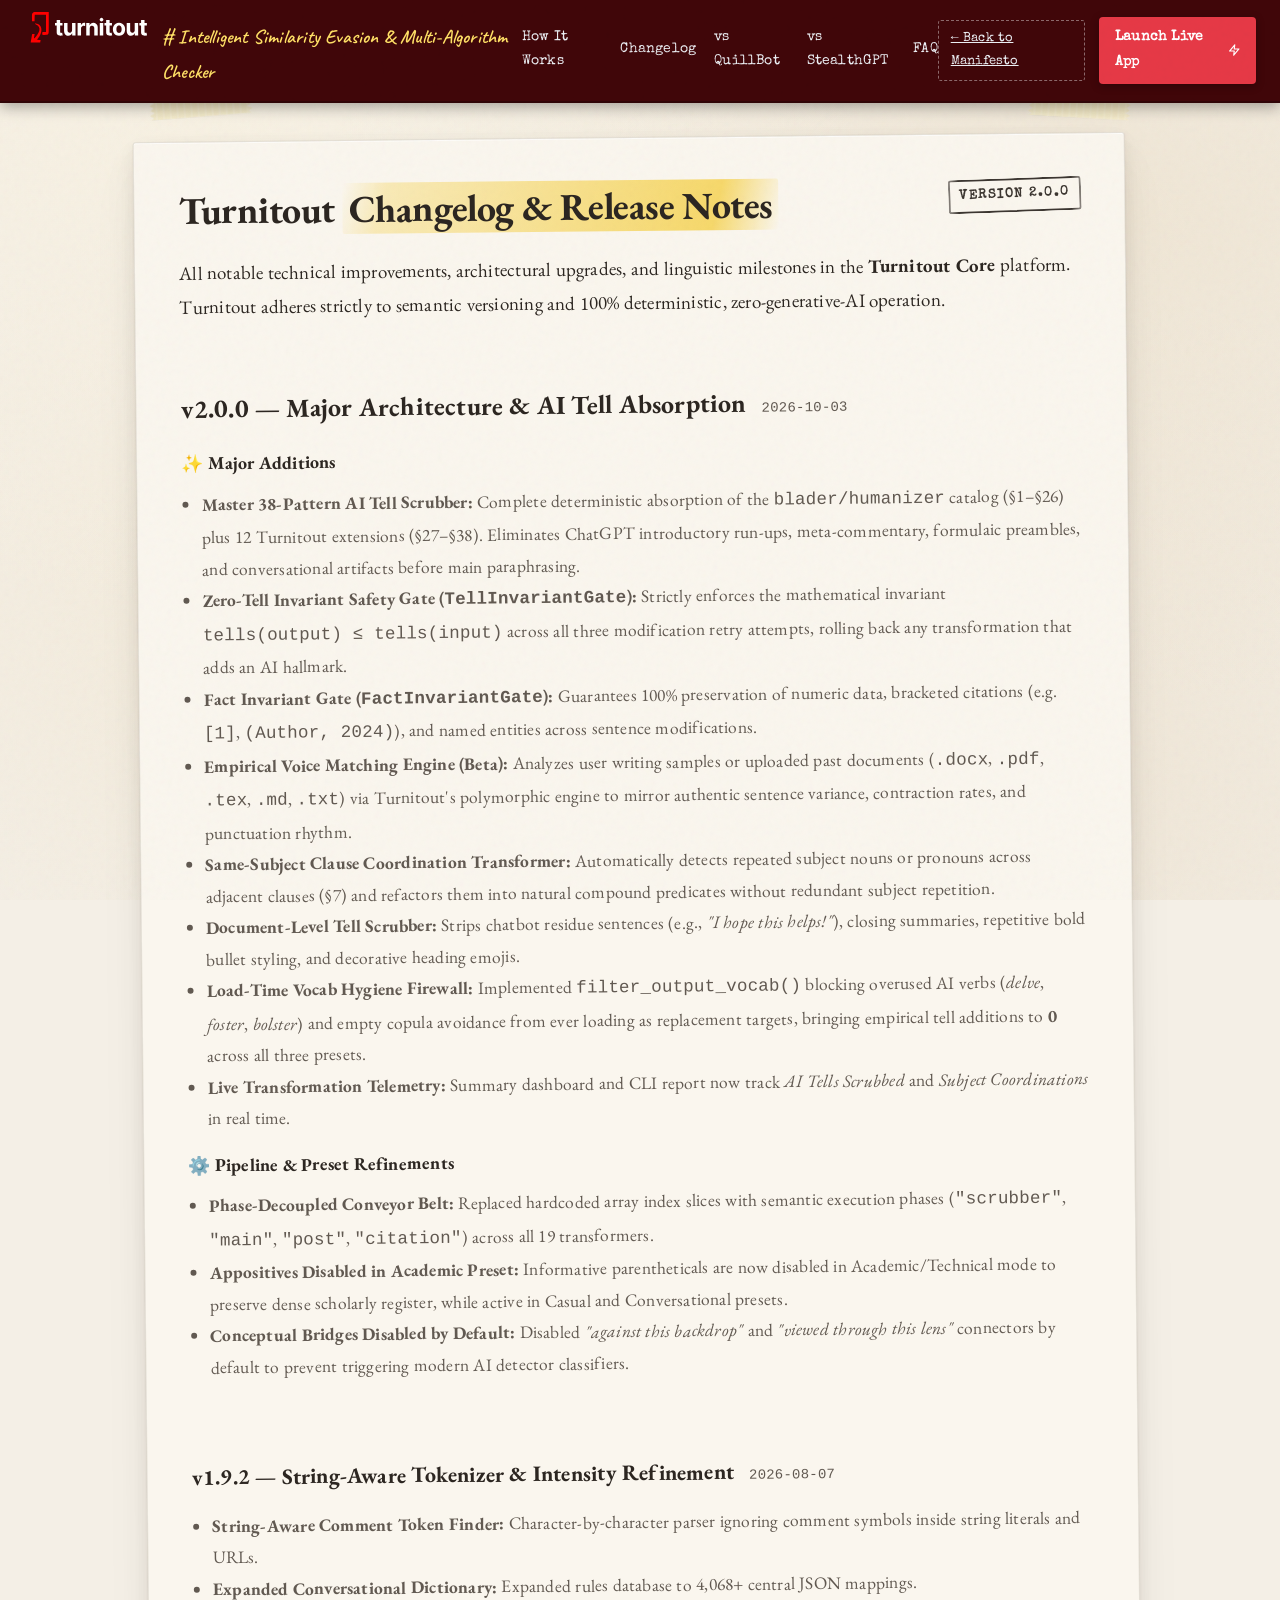
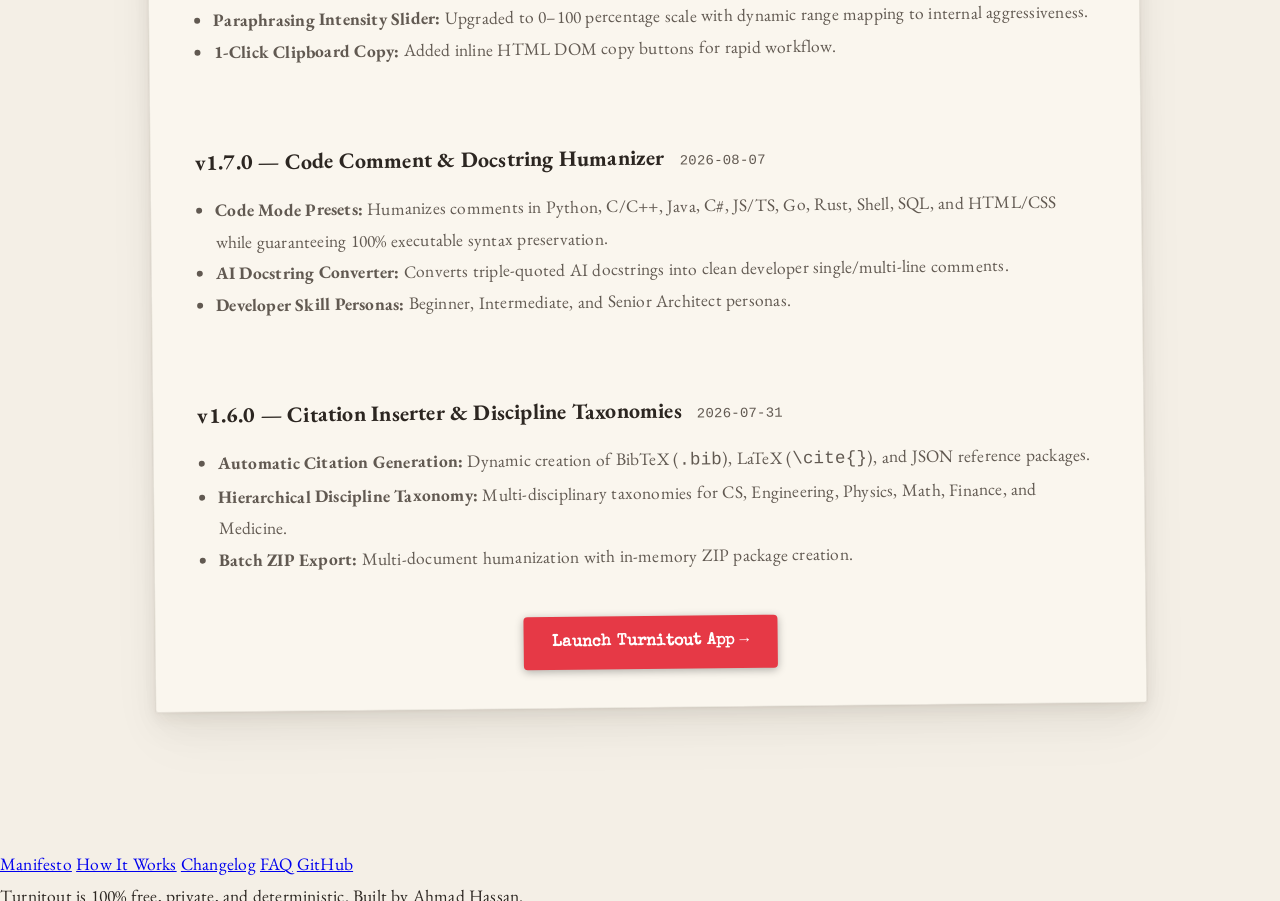
<file: reference_turnitout/docs/changelog.html>
<!DOCTYPE html>
<html lang="en">
<head>
  <meta charset="UTF-8">
  <meta name="viewport" content="width=device-width, initial-scale=1.0">
  <meta name="google-site-verification" content="googled1934658a17ddea1" />
  <meta name="google-site-verification" content="d1934658a17ddea1" />
  <title>Turnitout Changelog & Release Notes | v2.0 AI Tell Evasion</title>
  
  <meta name="title" content="Turnitout Changelog & Release Notes | v2.0 AI Tell Evasion">
  <meta name="description" content="Official release notes and changelog for Turnitout. Discover what's new in v2.0: 38-pattern AI tell scrubber, zero-tell invariant gates, empirical voice matching, and Turnitin evasion.">
  <meta name="keywords" content="turnitout changelog, ai tell scrubber, blader humanizer, turnitin ai detector bypass, empirical voice matching, zero ai humanizer, ai writing tells, release notes">
  <meta name="author" content="Ahmad Hassan">
  <meta name="robots" content="index, follow, max-image-preview:large, max-snippet:-1, max-video-preview:-1">
  <link rel="canonical" href="https://ahmadhassan-bted.github.io/Turnitout-Humanizer/changelog.html">

  <!-- Open Graph / Facebook -->
  <meta property="og:type" content="article">
  <meta property="og:site_name" content="TURNITOUT">
  <meta property="og:locale" content="en_US">
  <meta property="og:url" content="https://ahmadhassan-bted.github.io/Turnitout-Humanizer/changelog.html">
  <meta property="og:title" content="Turnitout Changelog & Release Notes | v2.0 AI Tell Evasion">
  <meta property="og:description" content="Discover what's new in Turnitout v2.0: 38-pattern AI tell scrubber, zero-tell invariant gates, empirical voice matching, and Turnitin evasion.">
  <meta property="og:image" content="https://ahmadhassan-bted.github.io/Turnitout-Humanizer/assets/logo-banner.svg">

  <!-- Twitter Cards -->
  <meta property="twitter:card" content="summary_large_image">
  <meta property="twitter:url" content="https://ahmadhassan-bted.github.io/Turnitout-Humanizer/changelog.html">
  <meta property="twitter:title" content="Turnitout Changelog & Release Notes">
  <meta property="twitter:description" content="Official release notes for Turnitout v2.0: 38-pattern AI tell scrubber, invariant gates, and voice matching.">
  <meta property="twitter:image" content="https://ahmadhassan-bted.github.io/Turnitout-Humanizer/assets/logo-banner.svg">
  <meta name="twitter:creator" content="@AhmadHassan_BT">

  <!-- Favicon -->
  <link rel="icon" type="image/svg+xml" href="assets/favicon.svg">
  <link rel="alternate icon" href="favicon.svg">
  <link rel="stylesheet" href="style.css">

  <!-- Schema.org Structured Data -->
  <script type="application/ld+json">
  {
    "@context": "https://schema.org",
    "@type": "SoftwareApplication",
    "name": "TURNITOUT",
    "operatingSystem": "All",
    "applicationCategory": "EducationalApplication",
    "softwareVersion": "2.0.0",
    "releaseNotes": "https://ahmadhassan-bted.github.io/Turnitout-Humanizer/changelog.html",
    "author": {
      "@type": "Person",
      "name": "Ahmad Hassan",
      "url": "https://github.com/AhmadHassan-BTed"
    },
    "publisher": {
      "@type": "Organization",
      "name": "Fractal Compute Orchestrations",
      "url": "https://github.com/Fractal-Compute-Orchestrations"
    },
    "description": "Programmatic, zero-generative AI plagiarism and AI-detection evasion engine for LaTeX, DOCX, and source code."
  }
  </script>
</head>
<body>

  <header class="top-nav">
    <a href="index.html" class="brand-wrapper" aria-label="TURNITOUT Home">
      <img src="assets/logo.svg" alt="TURNITOUT" class="brand-logo-img">
      <div class="brand-tagline"># Intelligent Similarity Evasion & Multi-Algorithm Checker</div>
    </a>
    <nav class="nav-links">
      <a href="how-it-works.html" class="nav-link">How It Works</a>
      <a href="changelog.html" class="nav-link active">Changelog</a>
      <a href="compare/quillbot-alternative.html" class="nav-link">vs QuillBot</a>
      <a href="compare/stealthgpt-alternative.html" class="nav-link">vs StealthGPT</a>
      <a href="faq.html" class="nav-link">FAQ</a>
    </nav>
    <div class="nav-actions">
      <a href="index.html" class="theme-toggle-btn">← Back to Manifesto</a>
      <a href="https://turnitout.streamlit.app/" target="_blank" rel="noopener noreferrer" class="app-launch-btn">
        Launch Live App <svg class="icon" viewBox="0 0 24 24" width="14" height="14" fill="none" stroke="currentColor" stroke-width="2.2" stroke-linecap="round" stroke-linejoin="round"><polygon points="13 2 3 14 12 14 11 22 21 10 12 10 13 2"></polygon></svg>
      </a>
    </div>
  </header>

  <main class="container">
    <div class="tape top-left"></div>
    <div class="tape top-right"></div>

    <article class="manifesto-card">
      <div class="manifesto-header">
        <h1 class="manifesto-title">
          Turnitout <span class="highlight">Changelog & Release Notes</span>
        </h1>
        <span class="stamp stamp-green">VERSION 2.0.0</span>
      </div>

      <p class="manifesto-story">
        All notable technical improvements, architectural upgrades, and linguistic milestones in the <strong>Turnitout Core</strong> platform. Turnitout adheres strictly to semantic versioning and 100% deterministic, zero-generative-AI operation.
      </p>

      <hr style="border: 0; border-top: 1px solid var(--border-color); margin: 30px 0;">

      <!-- Version 2.0.0 -->
      <section class="changelog-entry" style="margin-bottom: 45px;">
        <div style="display: flex; align-items: baseline; gap: 15px; margin-bottom: 12px;">
          <h2 style="font-size: 26px; color: var(--accent-red); margin: 0;">v2.0.0 — Major Architecture & AI Tell Absorption</h2>
          <span style="font-size: 14px; color: var(--text-muted); font-family: monospace;">2026-10-03</span>
        </div>

        <h3 style="font-size: 18px; color: var(--text-main); margin-top: 15px; margin-bottom: 8px;">✨ Major Additions</h3>
        <ul style="line-height: 1.8; color: var(--text-muted); padding-left: 20px;">
          <li><strong>Master 38-Pattern AI Tell Scrubber:</strong> Complete deterministic absorption of the <code>blader/humanizer</code> catalog (§1–§26) plus 12 Turnitout extensions (§27–§38). Eliminates ChatGPT introductory run-ups, meta-commentary, formulaic preambles, and conversational artifacts before main paraphrasing.</li>
          <li><strong>Zero-Tell Invariant Safety Gate (<code>TellInvariantGate</code>):</strong> Strictly enforces the mathematical invariant <code>tells(output) &le; tells(input)</code> across all three modification retry attempts, rolling back any transformation that adds an AI hallmark.</li>
          <li><strong>Fact Invariant Gate (<code>FactInvariantGate</code>):</strong> Guarantees 100% preservation of numeric data, bracketed citations (e.g. <code>[1]</code>, <code>(Author, 2024)</code>), and named entities across sentence modifications.</li>
          <li><strong>Empirical Voice Matching Engine (Beta):</strong> Analyzes user writing samples or uploaded past documents (<code>.docx</code>, <code>.pdf</code>, <code>.tex</code>, <code>.md</code>, <code>.txt</code>) via Turnitout's polymorphic engine to mirror authentic sentence variance, contraction rates, and punctuation rhythm.</li>
          <li><strong>Same-Subject Clause Coordination Transformer:</strong> Automatically detects repeated subject nouns or pronouns across adjacent clauses (§7) and refactors them into natural compound predicates without redundant subject repetition.</li>
          <li><strong>Document-Level Tell Scrubber:</strong> Strips chatbot residue sentences (e.g., <em>"I hope this helps!"</em>), closing summaries, repetitive bold bullet styling, and decorative heading emojis.</li>
          <li><strong>Load-Time Vocab Hygiene Firewall:</strong> Implemented <code>filter_output_vocab()</code> blocking overused AI verbs (<em>delve</em>, <em>foster</em>, <em>bolster</em>) and empty copula avoidance from ever loading as replacement targets, bringing empirical tell additions to <strong>0</strong> across all three presets.</li>
          <li><strong>Live Transformation Telemetry:</strong> Summary dashboard and CLI report now track <em>AI Tells Scrubbed</em> and <em>Subject Coordinations</em> in real time.</li>
        </ul>

        <h3 style="font-size: 18px; color: var(--text-main); margin-top: 15px; margin-bottom: 8px;">⚙️ Pipeline & Preset Refinements</h3>
        <ul style="line-height: 1.8; color: var(--text-muted); padding-left: 20px;">
          <li><strong>Phase-Decoupled Conveyor Belt:</strong> Replaced hardcoded array index slices with semantic execution phases (<code>"scrubber"</code>, <code>"main"</code>, <code>"post"</code>, <code>"citation"</code>) across all 19 transformers.</li>
          <li><strong>Appositives Disabled in Academic Preset:</strong> Informative parentheticals are now disabled in Academic/Technical mode to preserve dense scholarly register, while active in Casual and Conversational presets.</li>
          <li><strong>Conceptual Bridges Disabled by Default:</strong> Disabled <em>"against this backdrop"</em> and <em>"viewed through this lens"</em> connectors by default to prevent triggering modern AI detector classifiers.</li>
        </ul>
      </section>

      <hr style="border: 0; border-top: 1px solid var(--border-color); margin: 30px 0;">

      <!-- Version 1.9.2 -->
      <section class="changelog-entry" style="margin-bottom: 45px;">
        <div style="display: flex; align-items: baseline; gap: 15px; margin-bottom: 12px;">
          <h2 style="font-size: 22px; color: var(--text-main); margin: 0;">v1.9.2 — String-Aware Tokenizer & Intensity Refinement</h2>
          <span style="font-size: 14px; color: var(--text-muted); font-family: monospace;">2026-08-07</span>
        </div>
        <ul style="line-height: 1.8; color: var(--text-muted); padding-left: 20px;">
          <li><strong>String-Aware Comment Token Finder:</strong> Character-by-character parser ignoring comment symbols inside string literals and URLs.</li>
          <li><strong>Expanded Conversational Dictionary:</strong> Expanded rules database to 4,068+ central JSON mappings.</li>
          <li><strong>Paraphrasing Intensity Slider:</strong> Upgraded to 0–100 percentage scale with dynamic range mapping to internal aggressiveness.</li>
          <li><strong>1-Click Clipboard Copy:</strong> Added inline HTML DOM copy buttons for rapid workflow.</li>
        </ul>
      </section>

      <hr style="border: 0; border-top: 1px solid var(--border-color); margin: 30px 0;">

      <!-- Version 1.7.0 -->
      <section class="changelog-entry" style="margin-bottom: 45px;">
        <div style="display: flex; align-items: baseline; gap: 15px; margin-bottom: 12px;">
          <h2 style="font-size: 22px; color: var(--text-main); margin: 0;">v1.7.0 — Code Comment & Docstring Humanizer</h2>
          <span style="font-size: 14px; color: var(--text-muted); font-family: monospace;">2026-08-07</span>
        </div>
        <ul style="line-height: 1.8; color: var(--text-muted); padding-left: 20px;">
          <li><strong>Code Mode Presets:</strong> Humanizes comments in Python, C/C++, Java, C#, JS/TS, Go, Rust, Shell, SQL, and HTML/CSS while guaranteeing 100% executable syntax preservation.</li>
          <li><strong>AI Docstring Converter:</strong> Converts triple-quoted AI docstrings into clean developer single/multi-line comments.</li>
          <li><strong>Developer Skill Personas:</strong> Beginner, Intermediate, and Senior Architect personas.</li>
        </ul>
      </section>

      <hr style="border: 0; border-top: 1px solid var(--border-color); margin: 30px 0;">

      <!-- Version 1.6.0 -->
      <section class="changelog-entry" style="margin-bottom: 45px;">
        <div style="display: flex; align-items: baseline; gap: 15px; margin-bottom: 12px;">
          <h2 style="font-size: 22px; color: var(--text-main); margin: 0;">v1.6.0 — Citation Inserter & Discipline Taxonomies</h2>
          <span style="font-size: 14px; color: var(--text-muted); font-family: monospace;">2026-07-31</span>
        </div>
        <ul style="line-height: 1.8; color: var(--text-muted); padding-left: 20px;">
          <li><strong>Automatic Citation Generation:</strong> Dynamic creation of BibTeX (<code>.bib</code>), LaTeX (<code>\cite{}</code>), and JSON reference packages.</li>
          <li><strong>Hierarchical Discipline Taxonomy:</strong> Multi-disciplinary taxonomies for CS, Engineering, Physics, Math, Finance, and Medicine.</li>
          <li><strong>Batch ZIP Export:</strong> Multi-document humanization with in-memory ZIP package creation.</li>
        </ul>
      </section>

      <div style="text-align: center; margin-top: 40px;">
        <a href="https://turnitout.streamlit.app/" target="_blank" rel="noopener noreferrer" class="app-launch-btn" style="display: inline-flex; padding: 12px 28px; font-size: 16px;">
          Launch Turnitout App →
        </a>
      </div>
    </article>
  </main>

  <footer class="footer">
    <div class="footer-content">
      <div class="footer-links">
        <a href="index.html">Manifesto</a>
        <a href="how-it-works.html">How It Works</a>
        <a href="changelog.html">Changelog</a>
        <a href="faq.html">FAQ</a>
        <a href="https://github.com/AhmadHassan-BTed/Turnitout-Humanizer" target="_blank" rel="noopener noreferrer">GitHub</a>
      </div>
      <p class="footer-note">Turnitout is 100% free, private, and deterministic. Built by Ahmad Hassan.</p>
    </div>
  </footer>

  <script src="cluster-balancer.js"></script>
</body>
</html>
</file>
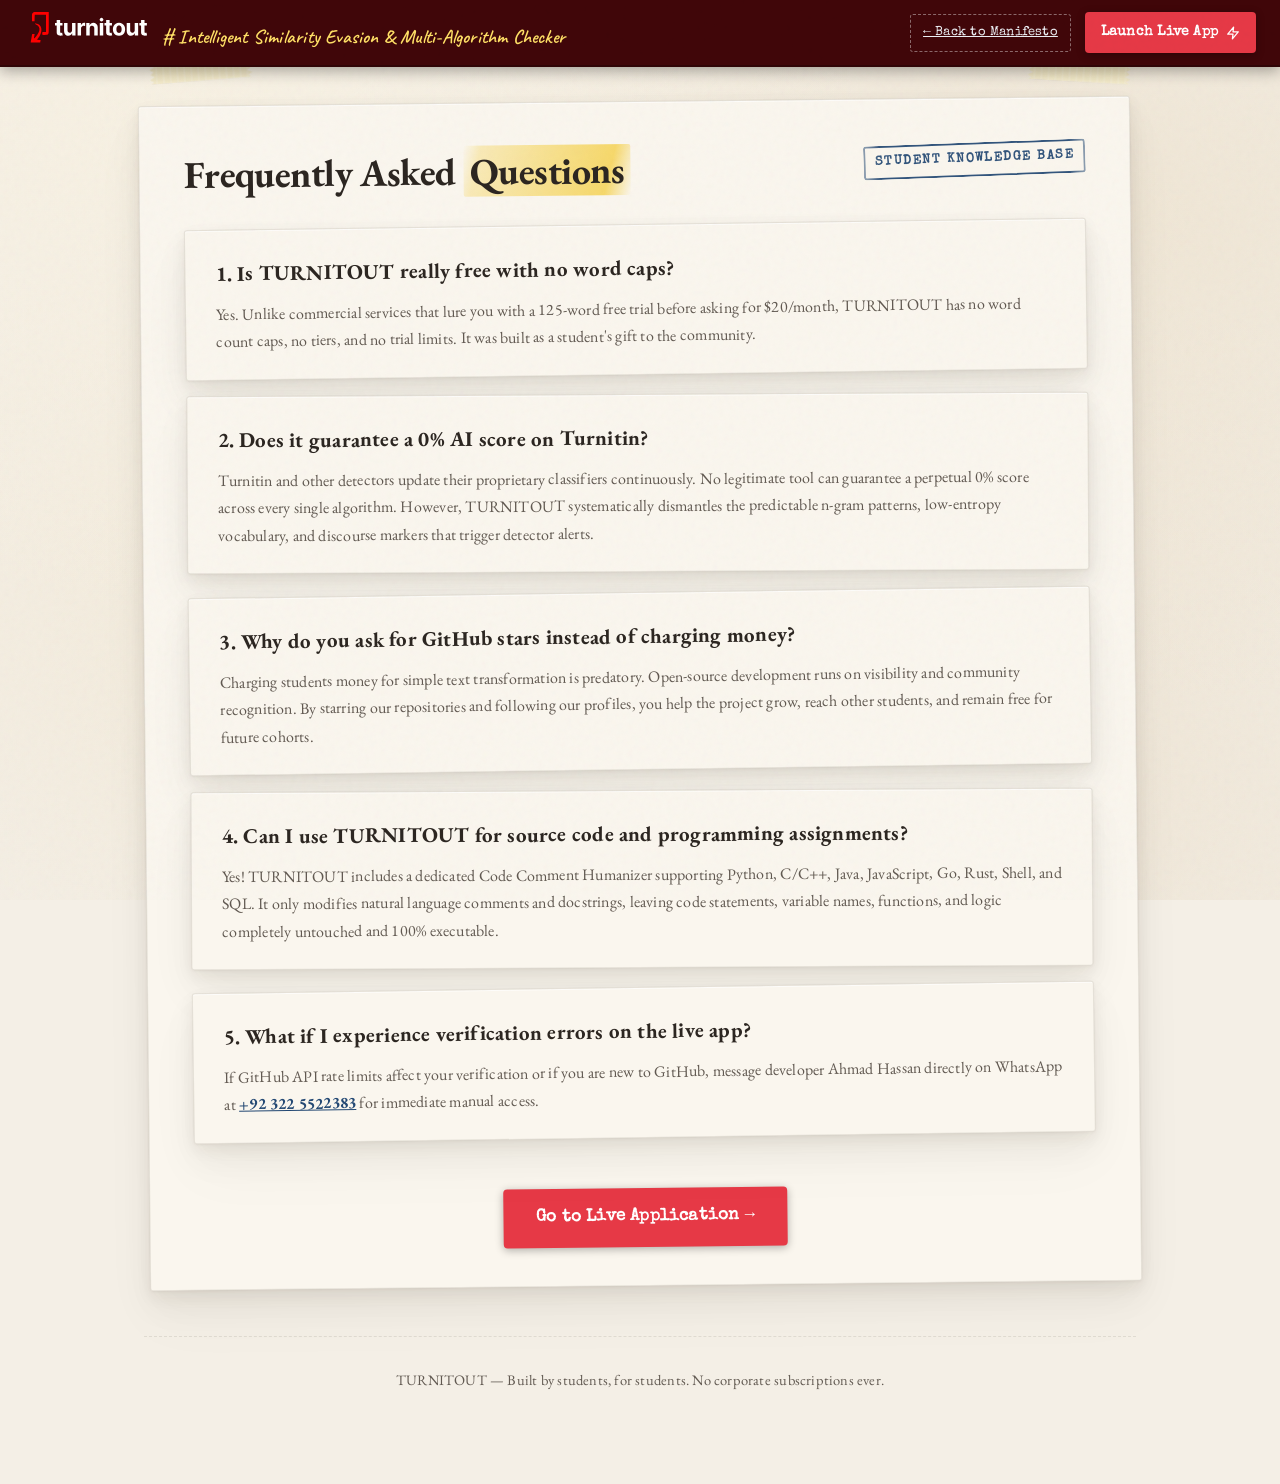
<file: reference_turnitout/docs/faq.html>
<!DOCTYPE html>
<html lang="en">
<head>
  <meta charset="UTF-8">
  <meta name="viewport" content="width=device-width, initial-scale=1.0">
  <meta name="google-site-verification" content="googled1934658a17ddea1" />
  <meta name="google-site-verification" content="d1934658a17ddea1" />
  <title>Frequently Asked Questions — TURNITOUT AI Humanizer</title>
  
  <meta name="title" content="Frequently Asked Questions — TURNITOUT AI Humanizer">
  <meta name="description" content="Answers to common questions about TURNITOUT, Turnitin AI evasion, false positives, academic integrity, file safety, and our GitHub star pledge.">
  <meta name="keywords" content="is turnitout safe, does turnitout work, turnitout faq, how to unlock turnitout, turnitin false positive what to do">
  <meta name="author" content="Ahmad Hassan">
  <meta name="robots" content="index, follow, max-image-preview:large, max-snippet:-1, max-video-preview:-1">
  <link rel="canonical" href="https://ahmadhassan-bted.github.io/Turnitout-Humanizer/faq.html">

  <!-- Open Graph / Facebook -->
  <meta property="og:type" content="website">
  <meta property="og:site_name" content="TURNITOUT">
  <meta property="og:locale" content="en_US">
  <meta property="og:url" content="https://ahmadhassan-bted.github.io/Turnitout-Humanizer/faq.html">
  <meta property="og:title" content="Frequently Asked Questions — TURNITOUT AI Humanizer">
  <meta property="og:description" content="Answers to common questions about TURNITOUT, Turnitin AI evasion, false positives, academic integrity, file safety, and our GitHub star pledge.">
  <meta property="og:image" content="https://ahmadhassan-bted.github.io/Turnitout-Humanizer/assets/logo-banner.svg">

  <!-- Twitter Cards -->
  <meta property="twitter:card" content="summary_large_image">
  <meta property="twitter:url" content="https://ahmadhassan-bted.github.io/Turnitout-Humanizer/faq.html">
  <meta property="twitter:title" content="Frequently Asked Questions — TURNITOUT AI Humanizer">
  <meta property="twitter:description" content="Everything you need to know about TURNITOUT, evasion, and student privacy.">
  <meta property="twitter:image" content="https://ahmadhassan-bted.github.io/Turnitout-Humanizer/assets/logo-banner.svg">
  <meta name="twitter:creator" content="@AhmadHassan_BT">

    <!-- Favicon -->
  <link rel="icon" type="image/svg+xml" href="assets/favicon.svg">
  <link rel="alternate icon" href="favicon.svg">
  <link rel="stylesheet" href="style.css">

  <script type="application/ld+json">
  {
    "@context": "https://schema.org",
    "@type": "FAQPage",
    "mainEntity": [
      {
        "@type": "Question",
        "name": "Is TURNITOUT free forever?",
        "acceptedAnswer": {
          "@type": "Answer",
          "text": "Yes, TURNITOUT is 100% free with no paywalls, subscriptions, or credit cards required. It runs on a community appreciation model where users star and follow the project on GitHub."
        }
      },
      {
        "@type": "Question",
        "name": "Does TURNITOUT store my research papers or essays?",
        "acceptedAnswer": {
          "@type": "Answer",
          "text": "No. All text and document processing happens locally in-memory during your session. Uploaded files are never stored, logged, or forwarded to external training databases."
        }
      },
      {
        "@type": "Question",
        "name": "What should I do if Turnitin falsely flags my original work?",
        "acceptedAnswer": {
          "@type": "Answer",
          "text": "AI detectors frequently generate false positives—especially for non-native English speakers. Keep your version history (Google Docs or Word edit logs), explain how automated detectors rely on probabilistic pattern matching rather than proof, and use TURNITOUT to increase natural stylistic variation in your drafts."
        }
      },
      {
        "@type": "Question",
        "name": "How do I unlock TURNITOUT if I don't use GitHub often?",
        "acceptedAnswer": {
          "@type": "Answer",
          "text": "Creating a GitHub account takes 30 seconds at github.com/signup. Once created, star the repositories and follow developer @AhmadHassan-BTed. If you ever encounter API rate limits, developer Ahmad Hassan provides direct WhatsApp assistance (+92 322 5522383)."
        }
      }
    ]
  }
  </script>
</head>
<body>

  <header class="top-nav">
    <a href="index.html" class="brand-wrapper" aria-label="TURNITOUT Home">
        <img src="assets/logo.svg" alt="TURNITOUT" class="brand-logo-img">
      <div class="brand-tagline"># Intelligent Similarity Evasion & Multi-Algorithm Checker</div>
    </a>
    <div class="nav-actions">
      <a href="index.html" class="theme-toggle-btn">← Back to Manifesto</a>
      <a href="https://turnitout.streamlit.app/" target="_blank" rel="noopener noreferrer" class="app-launch-btn">
        Launch Live App <svg class="icon" viewBox="0 0 24 24" width="14" height="14" fill="none" stroke="currentColor" stroke-width="2.2" stroke-linecap="round" stroke-linejoin="round"><polygon points="13 2 3 14 12 14 11 22 21 10 12 10 13 2"></polygon></svg>
      </a>
    </div>
  </header>

  <main class="container">
    <div class="tape top-left"></div>
    <div class="tape top-right"></div>

    <article class="manifesto-card">
      <div class="manifesto-header">
        <h1 class="manifesto-title">
          Frequently Asked <span class="highlight">Questions</span>
        </h1>
        <span class="stamp stamp-blue">STUDENT KNOWLEDGE BASE</span>
      </div>

      <div class="faq-list" style="margin-top: 30px;">
        <div class="faq-item">
          <h2 class="faq-question">1. Is TURNITOUT really free with no word caps?</h2>
          <p class="faq-answer">
            Yes. Unlike commercial services that lure you with a 125-word free trial before asking for $20/month, TURNITOUT has no word count caps, no tiers, and no trial limits. It was built as a student's gift to the community.
          </p>
        </div>

        <div class="faq-item">
          <h2 class="faq-question">2. Does it guarantee a 0% AI score on Turnitin?</h2>
          <p class="faq-answer">
            Turnitin and other detectors update their proprietary classifiers continuously. No legitimate tool can guarantee a perpetual 0% score across every single algorithm. However, TURNITOUT systematically dismantles the predictable n-gram patterns, low-entropy vocabulary, and discourse markers that trigger detector alerts.
          </p>
        </div>

        <div class="faq-item">
          <h2 class="faq-question">3. Why do you ask for GitHub stars instead of charging money?</h2>
          <p class="faq-answer">
            Charging students money for simple text transformation is predatory. Open-source development runs on visibility and community recognition. By starring our repositories and following our profiles, you help the project grow, reach other students, and remain free for future cohorts.
          </p>
        </div>

        <div class="faq-item">
          <h2 class="faq-question">4. Can I use TURNITOUT for source code and programming assignments?</h2>
          <p class="faq-answer">
            Yes! TURNITOUT includes a dedicated Code Comment Humanizer supporting Python, C/C++, Java, JavaScript, Go, Rust, Shell, and SQL. It only modifies natural language comments and docstrings, leaving code statements, variable names, functions, and logic completely untouched and 100% executable.
          </p>
        </div>

        <div class="faq-item">
          <h2 class="faq-question">5. What if I experience verification errors on the live app?</h2>
          <p class="faq-answer">
            If GitHub API rate limits affect your verification or if you are new to GitHub, message developer Ahmad Hassan directly on WhatsApp at <a href="https://wa.me/923225522383" target="_blank" rel="noopener noreferrer" style="color: var(--ballpoint-blue); font-weight: bold;">+92 322 5522383</a> for immediate manual access.
          </p>
        </div>
      </div>

      <div style="text-align: center; margin-top: 40px;">
        <a href="https://turnitout.streamlit.app/" target="_blank" rel="noopener noreferrer" class="app-launch-btn" style="font-size: 17px; padding: 14px 32px;">
          Go to Live Application →
        </a>
      </div>
    </article>

    <footer class="footer-section">
      <p>TURNITOUT — Built by students, for students. No corporate subscriptions ever.</p>
    </footer>
  </main>

  <script src="cluster-balancer.js"></script>
</body>
</html>
</file>
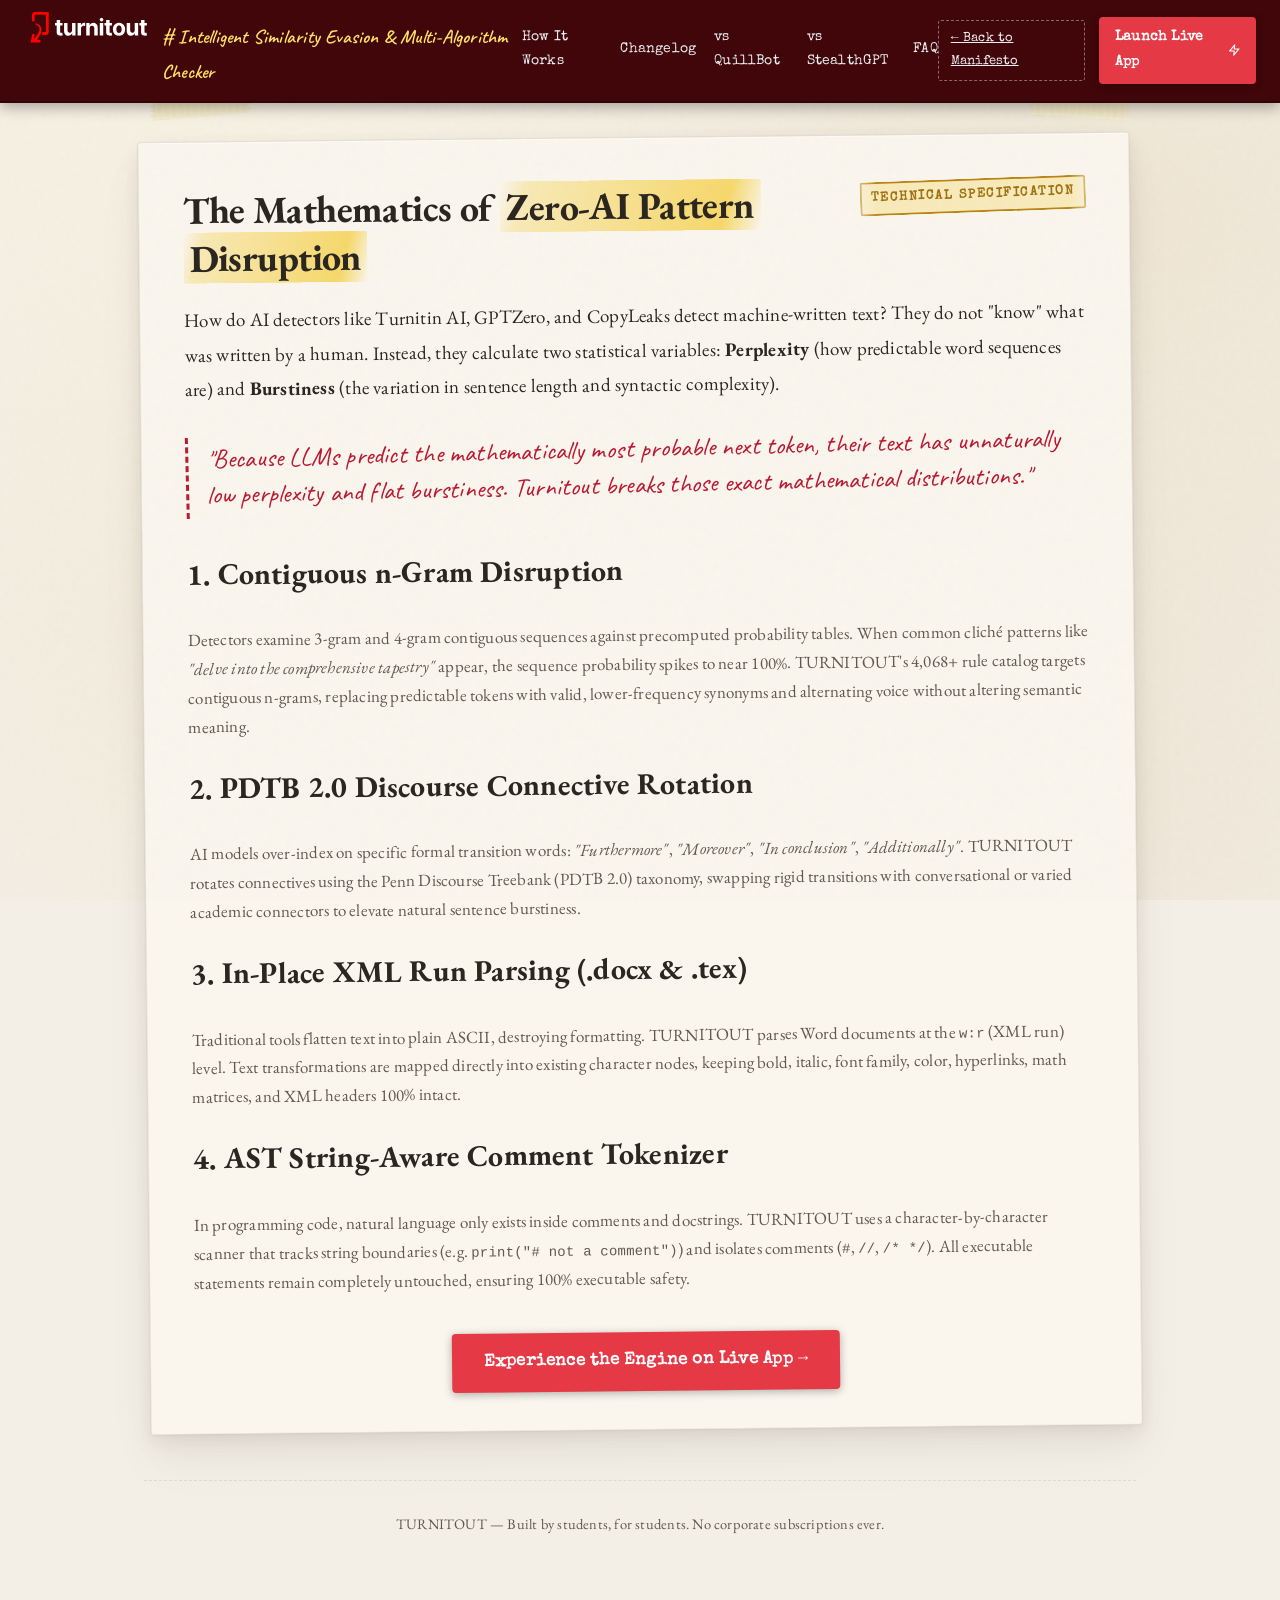
<file: reference_turnitout/docs/how-it-works.html>
<!DOCTYPE html>
<html lang="en">
<head>
  <meta charset="UTF-8">
  <meta name="viewport" content="width=device-width, initial-scale=1.0">
  <meta name="google-site-verification" content="googled1934658a17ddea1" />
  <meta name="google-site-verification" content="d1934658a17ddea1" />
  <title>How TURNITOUT Works: The Mathematics of Programmatic Pattern Disruption</title>
  
  <meta name="title" content="How TURNITOUT Works: The Mathematics of Programmatic Pattern Disruption">
  <meta name="description" content="Technical deep-dive into how TURNITOUT neutralizes Turnitin, GPTZero, and CopyLeaks through n-gram disruption, PDTB discourse rotation, and AST comment isolation without generative AI.">
  <meta name="keywords" content="how ai detectors work, turnitin ai detection algorithm, programmatic ai humanizer, n-gram perplexity disruption, ai detection false positive explanation">
  <meta name="author" content="Ahmad Hassan">
  <meta name="robots" content="index, follow, max-image-preview:large, max-snippet:-1, max-video-preview:-1">
  <link rel="canonical" href="https://ahmadhassan-bted.github.io/Turnitout-Humanizer/how-it-works.html">

  <!-- Open Graph / Facebook -->
  <meta property="og:type" content="article">
  <meta property="og:site_name" content="TURNITOUT">
  <meta property="og:locale" content="en_US">
  <meta property="og:url" content="https://ahmadhassan-bted.github.io/Turnitout-Humanizer/how-it-works.html">
  <meta property="og:title" content="How TURNITOUT Works: The Mathematics of Programmatic Pattern Disruption">
  <meta property="og:description" content="Technical deep-dive into how TURNITOUT neutralizes Turnitin, GPTZero, and CopyLeaks through n-gram disruption and PDTB discourse rotation without generative AI.">
  <meta property="og:image" content="https://ahmadhassan-bted.github.io/Turnitout-Humanizer/assets/logo-banner.svg">

  <!-- Twitter Cards -->
  <meta property="twitter:card" content="summary_large_image">
  <meta property="twitter:url" content="https://ahmadhassan-bted.github.io/Turnitout-Humanizer/how-it-works.html">
  <meta property="twitter:title" content="How TURNITOUT Works: Zero-AI Pattern Disruption">
  <meta property="twitter:description" content="Deterministic n-gram disruption and PDTB discourse rotation to neutralize AI detection.">
  <meta property="twitter:image" content="https://ahmadhassan-bted.github.io/Turnitout-Humanizer/assets/logo-banner.svg">
  <meta name="twitter:creator" content="@AhmadHassan_BT">

    <!-- Favicon -->
  <link rel="icon" type="image/svg+xml" href="assets/favicon.svg">
  <link rel="alternate icon" href="favicon.svg">
  <link rel="stylesheet" href="style.css">

  <!-- Schema.org Structured Data -->
  <script type="application/ld+json">
  {
    "@context": "https://schema.org",
    "@type": "TechArticle",
    "headline": "The Mathematics of Programmatic Pattern Disruption: How TURNITOUT Works",
    "description": "Technical specification explaining how deterministic n-gram disruption and PDTB 2.0 connective rotation neutralize Turnitin, GPTZero, and CopyLeaks detection without generative AI.",
    "author": {
      "@type": "Person",
      "name": "Ahmad Hassan",
      "url": "https://github.com/AhmadHassan-BTed"
    },
    "publisher": {
      "@type": "Organization",
      "name": "Fractal Compute Orchestrations",
      "url": "https://github.com/Fractal-Compute-Orchestrations"
    },
    "mainEntityOfPage": {
      "@type": "WebPage",
      "@id": "https://ahmadhassan-bted.github.io/Turnitout-Humanizer/how-it-works.html"
    }
  }
  </script>
</head>
<body>

  <header class="top-nav">
    <a href="index.html" class="brand-wrapper" aria-label="TURNITOUT Home">
        <img src="assets/logo.svg" alt="TURNITOUT" class="brand-logo-img">
      <div class="brand-tagline"># Intelligent Similarity Evasion & Multi-Algorithm Checker</div>
    </a>
    <nav class="nav-links">
      <a href="how-it-works.html" class="nav-link active">How It Works</a>
      <a href="changelog.html" class="nav-link">Changelog</a>
      <a href="compare/quillbot-alternative.html" class="nav-link">vs QuillBot</a>
      <a href="compare/stealthgpt-alternative.html" class="nav-link">vs StealthGPT</a>
      <a href="faq.html" class="nav-link">FAQ</a>
    </nav>
    <div class="nav-actions">
      <a href="index.html" class="theme-toggle-btn">← Back to Manifesto</a>
      <a href="https://turnitout.streamlit.app/" target="_blank" rel="noopener noreferrer" class="app-launch-btn">
        Launch Live App <svg class="icon" viewBox="0 0 24 24" width="14" height="14" fill="none" stroke="currentColor" stroke-width="2.2" stroke-linecap="round" stroke-linejoin="round"><polygon points="13 2 3 14 12 14 11 22 21 10 12 10 13 2"></polygon></svg>
      </a>
    </div>
  </header>

  <main class="container">
    <div class="tape top-left"></div>
    <div class="tape top-right"></div>

    <article class="manifesto-card">
      <div class="manifesto-header">
        <h1 class="manifesto-title">
          The Mathematics of <span class="highlight">Zero-AI Pattern Disruption</span>
        </h1>
        <span class="stamp stamp-yellow">TECHNICAL SPECIFICATION</span>
      </div>

      <p class="manifesto-story">
        How do AI detectors like Turnitin AI, GPTZero, and CopyLeaks detect machine-written text? 
        They do not "know" what was written by a human. Instead, they calculate two statistical variables: <strong>Perplexity</strong> (how predictable word sequences are) and <strong>Burstiness</strong> (the variation in sentence length and syntactic complexity).
      </p>

      <div class="handwritten-aside">
        "Because LLMs predict the mathematically most probable next token, their text has unnaturally low perplexity and flat burstiness. Turnitout breaks those exact mathematical distributions."
      </div>

      <h2 class="section-heading" style="margin-top: 35px;">1. Contiguous n-Gram Disruption</h2>
      <p style="font-size: 17px; line-height: 1.7; color: var(--text-muted); margin-bottom: 20px;">
        Detectors examine 3-gram and 4-gram contiguous sequences against precomputed probability tables. When common cliché patterns like <em>"delve into the comprehensive tapestry"</em> appear, the sequence probability spikes to near 100%. TURNITOUT's 4,068+ rule catalog targets contiguous n-grams, replacing predictable tokens with valid, lower-frequency synonyms and alternating voice without altering semantic meaning.
      </p>

      <h2 class="section-heading">2. PDTB 2.0 Discourse Connective Rotation</h2>
      <p style="font-size: 17px; line-height: 1.7; color: var(--text-muted); margin-bottom: 20px;">
        AI models over-index on specific formal transition words: <em>"Furthermore"</em>, <em>"Moreover"</em>, <em>"In conclusion"</em>, <em>"Additionally"</em>. TURNITOUT rotates connectives using the Penn Discourse Treebank (PDTB 2.0) taxonomy, swapping rigid transitions with conversational or varied academic connectors to elevate natural sentence burstiness.
      </p>

      <h2 class="section-heading">3. In-Place XML Run Parsing (.docx & .tex)</h2>
      <p style="font-size: 17px; line-height: 1.7; color: var(--text-muted); margin-bottom: 20px;">
        Traditional tools flatten text into plain ASCII, destroying formatting. TURNITOUT parses Word documents at the <code style="font-size: 14px;">w:r</code> (XML run) level. Text transformations are mapped directly into existing character nodes, keeping bold, italic, font family, color, hyperlinks, math matrices, and XML headers 100% intact.
      </p>

      <h2 class="section-heading">4. AST String-Aware Comment Tokenizer</h2>
      <p style="font-size: 17px; line-height: 1.7; color: var(--text-muted); margin-bottom: 20px;">
        In programming code, natural language only exists inside comments and docstrings. TURNITOUT uses a character-by-character scanner that tracks string boundaries (e.g. <code style="font-size: 14px;">print("# not a comment")</code>) and isolates comments (<code style="font-size: 14px;">#</code>, <code style="font-size: 14px;">//</code>, <code style="font-size: 14px;">/* */</code>). All executable statements remain completely untouched, ensuring 100% executable safety.
      </p>

      <div style="text-align: center; margin-top: 40px;">
        <a href="https://turnitout.streamlit.app/" target="_blank" rel="noopener noreferrer" class="app-launch-btn" style="font-size: 17px; padding: 14px 32px;">
          Experience the Engine on Live App →
        </a>
      </div>
    </article>

    <footer class="footer-section">
      <p>TURNITOUT — Built by students, for students. No corporate subscriptions ever.</p>
    </footer>
  </main>

  <script src="cluster-balancer.js"></script>
</body>
</html>
</file>
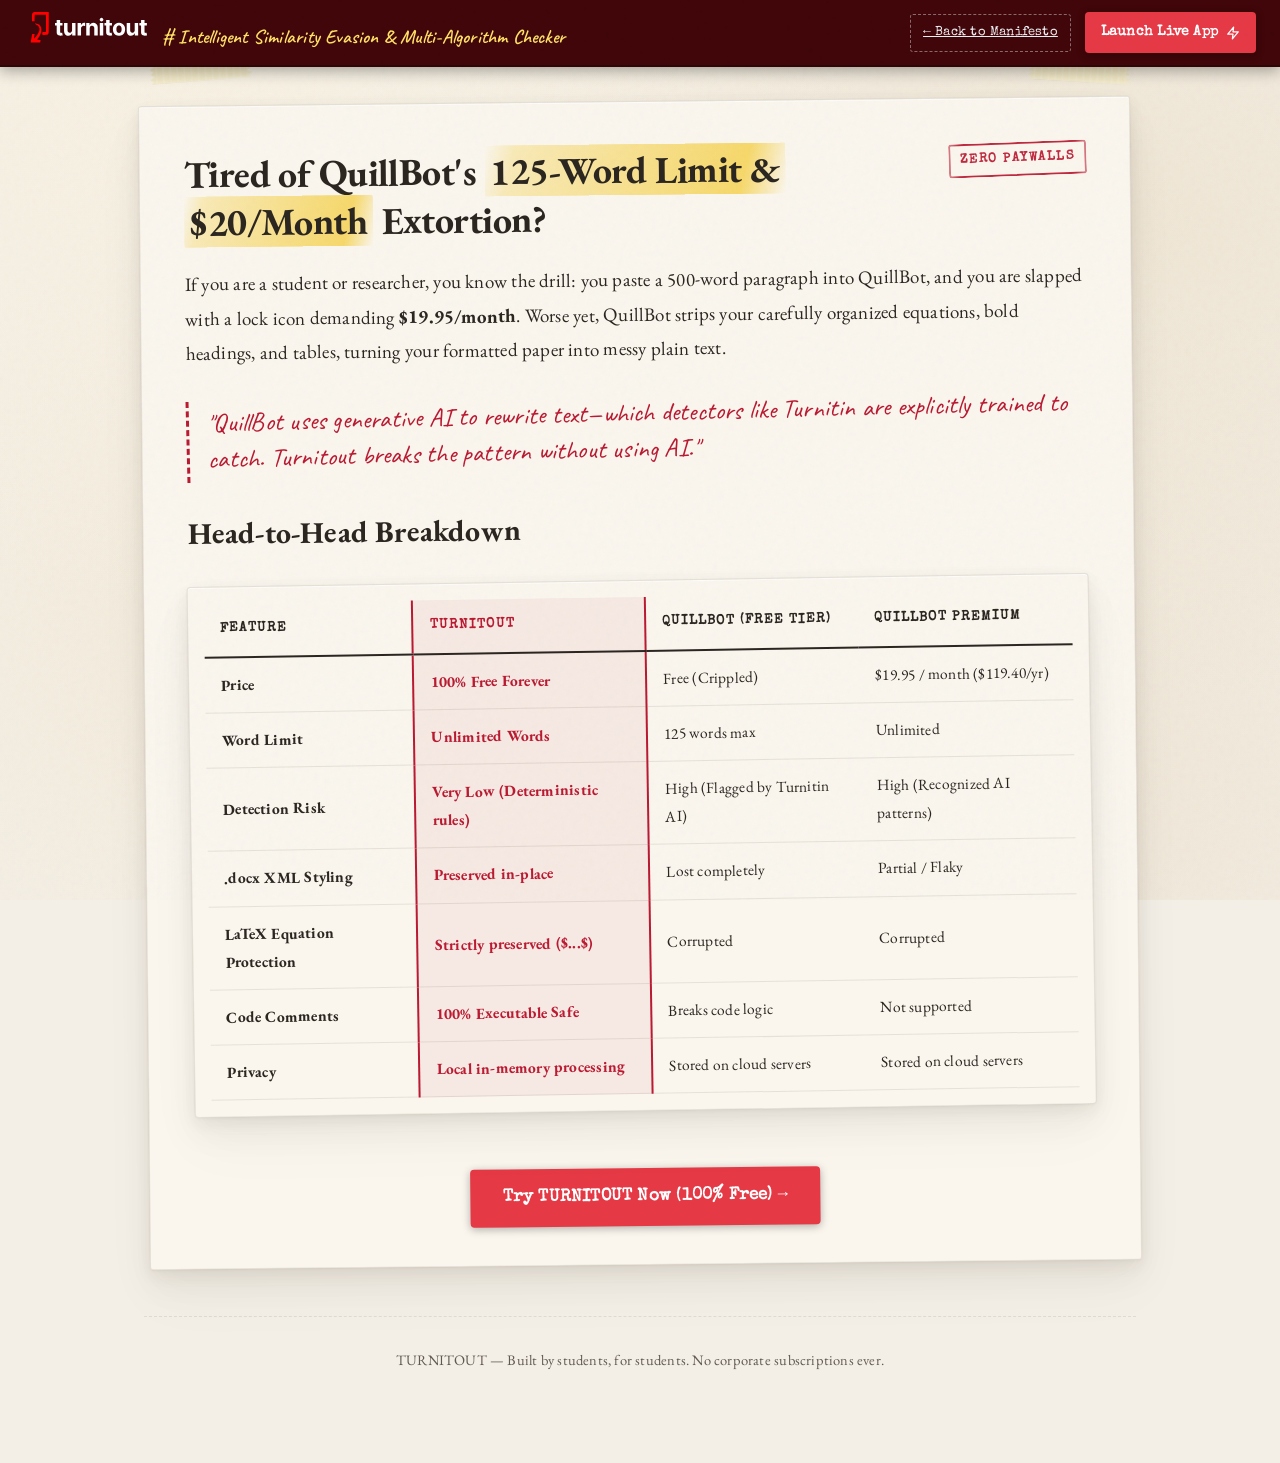
<file: reference_turnitout/docs/compare/quillbot-alternative.html>
<!DOCTYPE html>
<html lang="en">
<head>
  <meta charset="UTF-8">
  <meta name="viewport" content="width=device-width, initial-scale=1.0">
  <title>Best Free QuillBot Alternative (Unlimited, No Paywall) — TURNITOUT</title>
  
  <meta name="title" content="Best Free QuillBot Alternative (Unlimited, No Paywall) — TURNITOUT">
  <meta name="description" content="Looking for a free QuillBot alternative without word limits or $19.95/mo subscriptions? TURNITOUT is 100% free, unlimited, preserves Word/LaTeX formatting, and doesn't use AI to paraphrase.">
  <meta name="keywords" content="quillbot alternative free, free quillbot alternative no word limit, quillbot vs turnitout, best free paraphrasing tool, bypass turnitin free, ai humanizer without paywall">
  <meta name="author" content="Ahmad Hassan">
  <meta name="robots" content="index, follow, max-image-preview:large, max-snippet:-1, max-video-preview:-1">
  <link rel="canonical" href="https://ahmadhassan-bted.github.io/Turnitout-Humanizer/compare/quillbot-alternative.html">

  <!-- Open Graph / Facebook -->
  <meta property="og:type" content="article">
  <meta property="og:site_name" content="TURNITOUT">
  <meta property="og:locale" content="en_US">
  <meta property="og:url" content="https://ahmadhassan-bted.github.io/Turnitout-Humanizer/compare/quillbot-alternative.html">
  <meta property="og:title" content="Best Free QuillBot Alternative (Unlimited, No Paywall) — TURNITOUT">
  <meta property="og:description" content="Looking for a free QuillBot alternative without word limits or $19.95/mo subscriptions? TURNITOUT is 100% free, unlimited, and preserves formatting.">
  <meta property="og:image" content="https://ahmadhassan-bted.github.io/Turnitout-Humanizer/assets/logo-banner.svg">

  <!-- Twitter Cards -->
  <meta property="twitter:card" content="summary_large_image">
  <meta property="twitter:url" content="https://ahmadhassan-bted.github.io/Turnitout-Humanizer/compare/quillbot-alternative.html">
  <meta property="twitter:title" content="Best Free QuillBot Alternative (Unlimited, No Paywall)">
  <meta property="twitter:description" content="100% free and unlimited paraphrasing without subscriptions or word limits.">
  <meta property="twitter:image" content="https://ahmadhassan-bted.github.io/Turnitout-Humanizer/assets/logo-banner.svg">
  <meta name="twitter:creator" content="@AhmadHassan_BT">

    <!-- Favicon -->
  <link rel="icon" type="image/svg+xml" href="../assets/favicon.svg">
  <link rel="alternate icon" href="../favicon.svg">
  <link rel="stylesheet" href="../style.css">

  <script type="application/ld+json">
  {
    "@context": "https://schema.org",
    "@type": "Article",
    "headline": "Why TURNITOUT is the Ultimate Free QuillBot Alternative in 2026",
    "description": "A comprehensive comparison between QuillBot's paid paraphraser and TURNITOUT's free programmatic, zero-AI similarity evasion engine.",
    "author": {
      "@type": "Person",
      "name": "Ahmad Hassan",
      "url": "https://github.com/AhmadHassan-BTed"
    },
    "publisher": {
      "@type": "Organization",
      "name": "Fractal Compute Orchestrations",
      "url": "https://github.com/Fractal-Compute-Orchestrations"
    },
    "mainEntityOfPage": {
      "@type": "WebPage",
      "@id": "https://ahmadhassan-bted.github.io/Turnitout-Humanizer/compare/quillbot-alternative.html"
    }
  }
  </script>
</head>
<body>

  <header class="top-nav">
    <a href="../index.html" class="brand-wrapper" aria-label="TURNITOUT Home">
        <img src="../assets/logo.svg" alt="TURNITOUT" class="brand-logo-img">
      <div class="brand-tagline"># Intelligent Similarity Evasion & Multi-Algorithm Checker</div>
    </a>
    <div class="nav-actions">
      <a href="../index.html" class="theme-toggle-btn">← Back to Manifesto</a>
      <a href="https://turnitout.streamlit.app/" target="_blank" rel="noopener noreferrer" class="app-launch-btn">
        Launch Live App <svg class="icon" viewBox="0 0 24 24" width="14" height="14" fill="none" stroke="currentColor" stroke-width="2.2" stroke-linecap="round" stroke-linejoin="round"><polygon points="13 2 3 14 12 14 11 22 21 10 12 10 13 2"></polygon></svg>
      </a>
    </div>
  </header>

  <main class="container">
    <div class="tape top-left"></div>
    <div class="tape top-right"></div>

    <article class="manifesto-card">
      <div class="manifesto-header">
        <h1 class="manifesto-title">
          Tired of QuillBot's <span class="highlight">125-Word Limit & $20/Month</span> Extortion?
        </h1>
        <span class="stamp stamp-red">ZERO PAYWALLS</span>
      </div>

      <p class="manifesto-story">
        If you are a student or researcher, you know the drill: you paste a 500-word paragraph into QuillBot, and you are slapped with a lock icon demanding <strong>$19.95/month</strong>. 
        Worse yet, QuillBot strips your carefully organized equations, bold headings, and tables, turning your formatted paper into messy plain text.
      </p>

      <div class="handwritten-aside">
        "QuillBot uses generative AI to rewrite text—which detectors like Turnitin are explicitly trained to catch. Turnitout breaks the pattern without using AI."
      </div>

      <h2 class="section-heading" style="margin-top: 30px;">Head-to-Head Breakdown</h2>

      <div class="table-wrapper">
        <table class="xerox-table">
          <thead>
            <tr>
              <th>Feature</th>
              <th class="col-turnitout">TURNITOUT</th>
              <th>QuillBot (Free Tier)</th>
              <th>QuillBot Premium</th>
            </tr>
          </thead>
          <tbody>
            <tr>
              <td><strong>Price</strong></td>
              <td class="col-turnitout">100% Free Forever</td>
              <td>Free (Crippled)</td>
              <td>$19.95 / month ($119.40/yr)</td>
            </tr>
            <tr>
              <td><strong>Word Limit</strong></td>
              <td class="col-turnitout">Unlimited Words</td>
              <td>125 words max</td>
              <td>Unlimited</td>
            </tr>
            <tr>
              <td><strong>Detection Risk</strong></td>
              <td class="col-turnitout">Very Low (Deterministic rules)</td>
              <td>High (Flagged by Turnitin AI)</td>
              <td>High (Recognized AI patterns)</td>
            </tr>
            <tr>
              <td><strong>.docx XML Styling</strong></td>
              <td class="col-turnitout">Preserved in-place</td>
              <td>Lost completely</td>
              <td>Partial / Flaky</td>
            </tr>
            <tr>
              <td><strong>LaTeX Equation Protection</strong></td>
              <td class="col-turnitout">Strictly preserved ($...$)</td>
              <td>Corrupted</td>
              <td>Corrupted</td>
            </tr>
            <tr>
              <td><strong>Code Comments</strong></td>
              <td class="col-turnitout">100% Executable Safe</td>
              <td>Breaks code logic</td>
              <td>Not supported</td>
            </tr>
            <tr>
              <td><strong>Privacy</strong></td>
              <td class="col-turnitout">Local in-memory processing</td>
              <td>Stored on cloud servers</td>
              <td>Stored on cloud servers</td>
            </tr>
          </tbody>
        </table>
      </div>

      <div style="text-align: center; margin-top: 40px;">
        <a href="https://turnitout.streamlit.app/" target="_blank" rel="noopener noreferrer" class="app-launch-btn" style="font-size: 17px; padding: 14px 32px;">
          Try TURNITOUT Now (100% Free) →
        </a>
      </div>
    </article>

    <footer class="footer-section">
      <p>TURNITOUT — Built by students, for students. No corporate subscriptions ever.</p>
    </footer>
  </main>

  <script src="../cluster-balancer.js"></script>
</body>
</html>
</file>
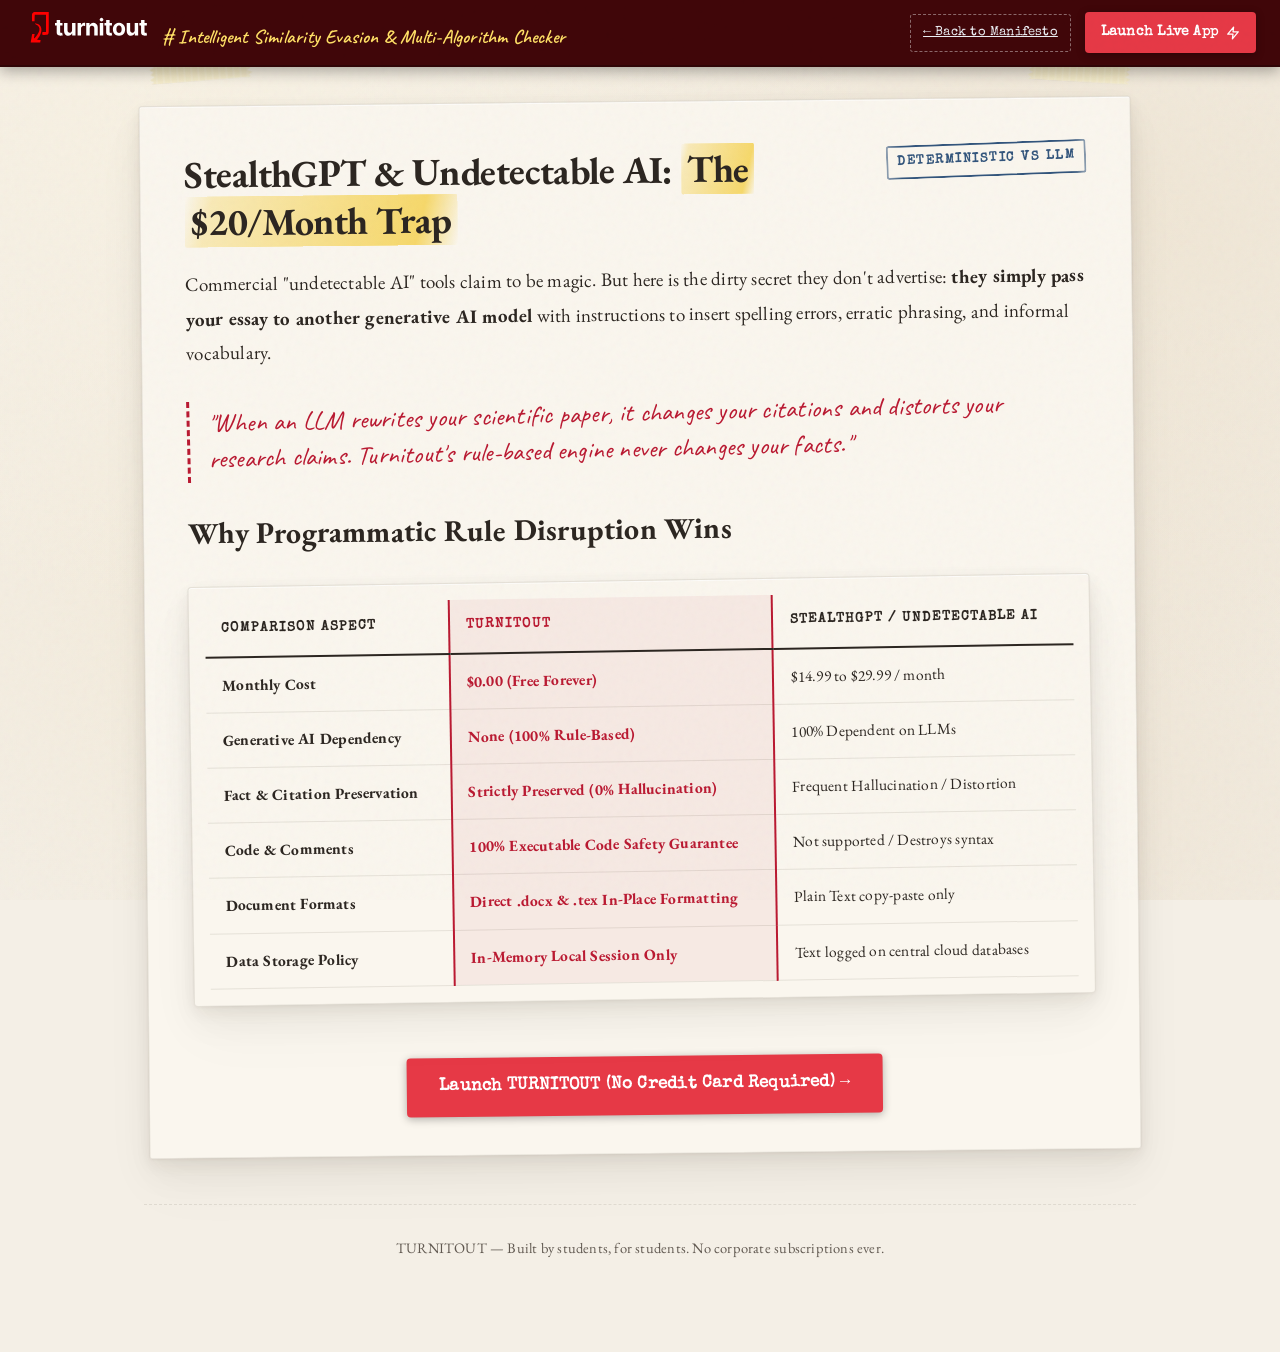
<file: reference_turnitout/docs/compare/stealthgpt-alternative.html>
<!DOCTYPE html>
<html lang="en">
<head>
  <meta charset="UTF-8">
  <meta name="viewport" content="width=device-width, initial-scale=1.0">
  <title>Best Free StealthGPT Alternative (No Subscription, Local Privacy) — TURNITOUT</title>
  
  <meta name="title" content="Best Free StealthGPT Alternative (No Subscription, Local Privacy) — TURNITOUT">
  <meta name="description" content="Why pay $20/month for StealthGPT or Undetectable AI? TURNITOUT is 100% free, unlimited, runs locally, and uses deterministic n-gram rules instead of risky generative rewrites.">
  <meta name="keywords" content="stealthgpt alternative free, undetectable ai free alternative, bypass turnitin free, free ai bypass tool, ai humanizer without credit card">
  <meta name="author" content="Ahmad Hassan">
  <meta name="robots" content="index, follow, max-image-preview:large, max-snippet:-1, max-video-preview:-1">
  <link rel="canonical" href="https://ahmadhassan-bted.github.io/Turnitout-Humanizer/compare/stealthgpt-alternative.html">

  <!-- Open Graph / Facebook -->
  <meta property="og:type" content="article">
  <meta property="og:site_name" content="TURNITOUT">
  <meta property="og:locale" content="en_US">
  <meta property="og:url" content="https://ahmadhassan-bted.github.io/Turnitout-Humanizer/compare/stealthgpt-alternative.html">
  <meta property="og:title" content="Best Free StealthGPT Alternative (No Subscription, Local Privacy) — TURNITOUT">
  <meta property="og:description" content="Why pay $20/month for StealthGPT or Undetectable AI? TURNITOUT is 100% free, unlimited, runs locally, and uses deterministic rules without risky generative rewrites.">
  <meta property="og:image" content="https://ahmadhassan-bted.github.io/Turnitout-Humanizer/assets/logo-banner.svg">

  <!-- Twitter Cards -->
  <meta property="twitter:card" content="summary_large_image">
  <meta property="twitter:url" content="https://ahmadhassan-bted.github.io/Turnitout-Humanizer/compare/stealthgpt-alternative.html">
  <meta property="twitter:title" content="Best Free StealthGPT Alternative (No Subscription, Local Privacy)">
  <meta property="twitter:description" content="100% free, unlimited, rule-based AI humanizer. No subscriptions or risky LLM rewrites.">
  <meta property="twitter:image" content="https://ahmadhassan-bted.github.io/Turnitout-Humanizer/assets/logo-banner.svg">
  <meta name="twitter:creator" content="@AhmadHassan_BT">

    <!-- Favicon -->
  <link rel="icon" type="image/svg+xml" href="../assets/favicon.svg">
  <link rel="alternate icon" href="../favicon.svg">
  <link rel="stylesheet" href="../style.css">

  <script type="application/ld+json">
  {
    "@context": "https://schema.org",
    "@type": "Article",
    "headline": "StealthGPT & Undetectable AI: The $20/Month Trap vs Free Rule-Based Humanization",
    "description": "Comparison between paid LLM-based paraphrase wrappers and TURNITOUT's free programmatic pattern disruption engine.",
    "author": {
      "@type": "Person",
      "name": "Ahmad Hassan",
      "url": "https://github.com/AhmadHassan-BTed"
    },
    "publisher": {
      "@type": "Organization",
      "name": "Fractal Compute Orchestrations",
      "url": "https://github.com/Fractal-Compute-Orchestrations"
    },
    "mainEntityOfPage": {
      "@type": "WebPage",
      "@id": "https://ahmadhassan-bted.github.io/Turnitout-Humanizer/compare/stealthgpt-alternative.html"
    }
  }
  </script>
</head>
<body>

  <header class="top-nav">
    <a href="../index.html" class="brand-wrapper" aria-label="TURNITOUT Home">
        <img src="../assets/logo.svg" alt="TURNITOUT" class="brand-logo-img">
      <div class="brand-tagline"># Intelligent Similarity Evasion & Multi-Algorithm Checker</div>
    </a>
    <div class="nav-actions">
      <a href="../index.html" class="theme-toggle-btn">← Back to Manifesto</a>
      <a href="https://turnitout.streamlit.app/" target="_blank" rel="noopener noreferrer" class="app-launch-btn">
        Launch Live App <svg class="icon" viewBox="0 0 24 24" width="14" height="14" fill="none" stroke="currentColor" stroke-width="2.2" stroke-linecap="round" stroke-linejoin="round"><polygon points="13 2 3 14 12 14 11 22 21 10 12 10 13 2"></polygon></svg>
      </a>
    </div>
  </header>

  <main class="container">
    <div class="tape top-left"></div>
    <div class="tape top-right"></div>

    <article class="manifesto-card">
      <div class="manifesto-header">
        <h1 class="manifesto-title">
          StealthGPT & Undetectable AI: <span class="highlight">The $20/Month Trap</span>
        </h1>
        <span class="stamp stamp-blue">DETERMINISTIC VS LLM</span>
      </div>

      <p class="manifesto-story">
        Commercial "undetectable AI" tools claim to be magic. But here is the dirty secret they don't advertise: 
        <strong>they simply pass your essay to another generative AI model</strong> with instructions to insert spelling errors, erratic phrasing, and informal vocabulary.
      </p>

      <div class="handwritten-aside">
        "When an LLM rewrites your scientific paper, it changes your citations and distorts your research claims. Turnitout's rule-based engine never changes your facts."
      </div>

      <h2 class="section-heading" style="margin-top: 30px;">Why Programmatic Rule Disruption Wins</h2>

      <div class="table-wrapper">
        <table class="xerox-table">
          <thead>
            <tr>
              <th>Comparison Aspect</th>
              <th class="col-turnitout">TURNITOUT</th>
              <th>StealthGPT / Undetectable AI</th>
            </tr>
          </thead>
          <tbody>
            <tr>
              <td><strong>Monthly Cost</strong></td>
              <td class="col-turnitout">$0.00 (Free Forever)</td>
              <td>$14.99 to $29.99 / month</td>
            </tr>
            <tr>
              <td><strong>Generative AI Dependency</strong></td>
              <td class="col-turnitout">None (100% Rule-Based)</td>
              <td>100% Dependent on LLMs</td>
            </tr>
            <tr>
              <td><strong>Fact & Citation Preservation</strong></td>
              <td class="col-turnitout">Strictly Preserved (0% Hallucination)</td>
              <td>Frequent Hallucination / Distortion</td>
            </tr>
            <tr>
              <td><strong>Code & Comments</strong></td>
              <td class="col-turnitout">100% Executable Code Safety Guarantee</td>
              <td>Not supported / Destroys syntax</td>
            </tr>
            <tr>
              <td><strong>Document Formats</strong></td>
              <td class="col-turnitout">Direct .docx & .tex In-Place Formatting</td>
              <td>Plain Text copy-paste only</td>
            </tr>
            <tr>
              <td><strong>Data Storage Policy</strong></td>
              <td class="col-turnitout">In-Memory Local Session Only</td>
              <td>Text logged on central cloud databases</td>
            </tr>
          </tbody>
        </table>
      </div>

      <div style="text-align: center; margin-top: 40px;">
        <a href="https://turnitout.streamlit.app/" target="_blank" rel="noopener noreferrer" class="app-launch-btn" style="font-size: 17px; padding: 14px 32px;">
          Launch TURNITOUT (No Credit Card Required) →
        </a>
      </div>
    </article>

    <footer class="footer-section">
      <p>TURNITOUT — Built by students, for students. No corporate subscriptions ever.</p>
    </footer>
  </main>

  <script src="../cluster-balancer.js"></script>
</body>
</html>
</file>
<file: reference_turnitout/docs/style.css>
/* ==========================================================================
   TURNITOUT: Dual-Mode Unified Design System
   Mode 1: "The Student's Revenge" — Warm Scrapbook Manifesto & Interactive Notebook
   Mode 2: Spatial "Academic Desk" — Infinite Canvas, Radial Dial, Blueprint & Tools
   ========================================================================== */

@import url('https://fonts.googleapis.com/css2?family=Caveat:wght@600;700&family=Courier+Prime:ital,wght@0,400;0,700;1,400&family=EB+Garamond:ital,wght@0,400;0,600;0,700;1,400;1,600&family=IBM+Plex+Serif:ital,wght@0,400;0,500;0,600;0,700;1,400&family=Inter:wght@400;500;600;700&family=Space+Mono:ital,wght@0,400;0,700;1,400&family=Special+Elite&display=swap');

:root {
  /* ------------------------------------------------------------------------
     1. Scrapbook & Warm Workspace Palette (Default Reading Mode)
     ------------------------------------------------------------------------ */
  --bg-paper: #F4EFE6;              /* Warm parchment desk surface */
  --bg-card: #FAF6EE;               /* Soft warm cream / off-white paper */
  --bg-card-alt: #F6F1E6;           /* Slightly deeper cream accent */
  --bg-notebook: #FCFBF7;           /* Off-white lined notebook sheet */
  --text-ink: #2C2621;              /* Warm charcoal espresso ink (no harsh pure black) */
  --text-muted: #615951;            /* Soft warm umber */
  --crimson-banner: #400609;        /* Deep academic crimson header */
  --red-pen: #BA1A32;               /* Teacher's red grading pen */
  --red-pen-dark: #870E22;
  --highlighter: #F6D86B;           /* Worn yellow chisel highlighter */
  --highlighter-subtle: rgba(246, 216, 107, 0.42);
  --ballpoint-blue: #234873;        /* Classic blue Bic ballpoint pen */
  --coffee-stain: rgba(130, 102, 65, 0.13);
  --masking-tape: rgba(244, 235, 204, 0.88);
  --tape-border: rgba(180, 162, 122, 0.35);
  --border-rough: rgba(68, 54, 42, 0.11); /* Soft physical paper edge */
  --line-blue: #D8E3EB;             /* Soft faint notebook horizontal rule */
  --margin-red: #EFA6AD;            /* Soft notebook vertical margin rule */
  
  /* Multi-layered Soft Physical Paper Shadows */
  --shadow-paper: 
    0 1px 3px rgba(45, 34, 23, 0.04),
    0 6px 16px rgba(45, 34, 23, 0.06),
    0 16px 34px rgba(45, 34, 23, 0.05),
    0 28px 60px rgba(45, 34, 23, 0.03),
    inset 0 1px 0 rgba(255, 255, 255, 0.7);

  --shadow-paper-hover:
    0 2px 6px rgba(45, 34, 23, 0.06),
    0 12px 26px rgba(45, 34, 23, 0.08),
    0 24px 50px rgba(45, 34, 23, 0.05),
    inset 0 1px 0 rgba(255, 255, 255, 0.85);

  /* ------------------------------------------------------------------------
     2. Spatial Academic Desk Palette (Look Down Mode)
     ------------------------------------------------------------------------ */
  --desk-wood-base: #141416;
  --desk-wood-fiber: #1C1C20;
  --desk-wood-highlight: #26262B;
  --lamp-glow: rgba(255, 245, 225, 0.14);
  --lamp-vignette: rgba(8, 8, 10, 0.78);
  --paper-white: #FAF9F6;
  --paper-white-pure: #FFFFFF;
  --paper-grid-mat: #E8E8E8;
  --paper-grid-line: rgba(30, 30, 30, 0.12);
  --paper-grid-dark: rgba(30, 30, 30, 0.28);
  --postit-yellow: #FFF9B0;
  --ink-primary: #121214;
  --ink-secondary: #484850;
  --ink-muted: #7E7E88;
  --ink-faint: rgba(20, 20, 24, 0.12);
  --ink-blue-ballpoint: #1A3E72;
  --ink-red-pen: #B8182D;
  --ink-green-safe: #238636;
  --accent-crimson: #E63946;

  --shadow-main-paper: 
    0 1px 2px rgba(0, 0, 0, 0.25),
    0 6px 16px rgba(0, 0, 0, 0.35),
    0 20px 48px rgba(0, 0, 0, 0.45),
    0 40px 90px rgba(0, 0, 0, 0.55),
    inset 0 1px 0 rgba(255, 255, 255, 1);

  --shadow-grid-mat:
    0 2px 4px rgba(0, 0, 0, 0.3),
    0 12px 32px rgba(0, 0, 0, 0.5),
    0 30px 70px rgba(0, 0, 0, 0.6);

  --shadow-prop:
    0 2px 4px rgba(0, 0, 0, 0.4),
    0 10px 24px rgba(0, 0, 0, 0.55),
    0 24px 44px rgba(0, 0, 0, 0.6);

  /* ------------------------------------------------------------------------
     3. 5-Tier Unified Typography Hierarchy
     ------------------------------------------------------------------------ */
  --font-ui: 'Inter', -apple-system, BlinkMacSystemFont, 'Segoe UI', Roboto, sans-serif;
  --font-academic: 'EB Garamond', 'IBM Plex Serif', Georgia, serif;
  --font-typewriter: 'Special Elite', 'Courier Prime', monospace;
  --font-mono: 'Space Mono', 'Courier Prime', Consolas, monospace;
  --font-handwriting: 'Caveat', cursive;
  --font-body: var(--font-academic);
}

/* 3 AM Study Session (Dark Mode) */
body.dark-mode {
  --bg-paper: #131211;
  --bg-card: #1C1A18;
  --bg-card-alt: #181715;
  --bg-notebook: #211F1C;
  --text-ink: #ECE6DD;
  --text-muted: #A39B90;
  --crimson-banner: #230204;
  --red-pen: #FF4242;
  --red-pen-dark: #C41E3A;
  --highlighter: #FFB84D;
  --highlighter-subtle: rgba(255, 184, 77, 0.32);
  --ballpoint-blue: #6DB3F2;
  --coffee-stain: rgba(255, 255, 255, 0.04);
  --masking-tape: rgba(58, 55, 50, 0.85);
  --tape-border: rgba(90, 85, 78, 0.4);
  --border-rough: rgba(255, 255, 255, 0.08);
  --line-blue: #282622;
  --margin-red: #5C252E;
  --shadow-paper: 
    0 2px 6px rgba(0, 0, 0, 0.45),
    0 8px 24px rgba(0, 0, 0, 0.55),
    0 20px 48px rgba(0, 0, 0, 0.4),
    inset 0 1px 0 rgba(255, 255, 255, 0.06);
  --shadow-paper-hover:
    0 4px 10px rgba(0, 0, 0, 0.5),
    0 14px 32px rgba(0, 0, 0, 0.65),
    0 28px 60px rgba(0, 0, 0, 0.45),
    inset 0 1px 0 rgba(255, 255, 255, 0.09);
}

/* ==========================================================================
   Base, Watercolor Wash & Organic Paper Grain
   ========================================================================== */
* {
  box-sizing: border-box;
  margin: 0;
  padding: 0;
}

html {
  overflow-x: hidden;
}

body {
  background-color: var(--bg-paper);
  background-image: 
    radial-gradient(ellipse at 15% 15%, rgba(248, 241, 225, 0.75) 0%, transparent 45%),
    radial-gradient(ellipse at 85% 25%, rgba(234, 220, 195, 0.5) 0%, transparent 50%),
    radial-gradient(ellipse at 30% 70%, rgba(242, 230, 206, 0.55) 0%, transparent 50%),
    radial-gradient(ellipse at 78% 85%, rgba(230, 214, 188, 0.4) 0%, transparent 45%);
  background-attachment: fixed;
  color: var(--text-ink);
  font-family: var(--font-body);
  font-size: 17.5px;
  line-height: 1.82;
  letter-spacing: 0.012em;
  position: relative;
  overflow-x: hidden;
  transition: background-color 0.25s ease, color 0.25s ease;
}

/* Subtle organic paper grain overlay */
body::before {
  content: "";
  position: fixed;
  top: 0;
  left: 0;
  width: 100vw;
  height: 100vh;
  pointer-events: none;
  opacity: 0.038;
  z-index: 9999;
  background-image: url("data:image/svg+xml,%3Csvg viewBox='0 0 200 200' xmlns='http://www.w3.org/2000/svg'%3E%3Cfilter id='noiseFilter'%3E%3CfeTurbulence type='fractalNoise' baseFrequency='0.8' numOctaves='3' stitchTiles='stitch'/%3E%3C/filter%3E%3Crect width='100%25' height='100%25' filter='url(%23noiseFilter)'/%3E%3C/svg%3E");
  mix-blend-mode: multiply;
}

body.dark-mode {
  background-image: 
    radial-gradient(ellipse at 15% 15%, rgba(28, 25, 23, 0.7) 0%, transparent 50%),
    radial-gradient(ellipse at 85% 30%, rgba(24, 20, 28, 0.6) 0%, transparent 45%),
    radial-gradient(ellipse at 40% 80%, rgba(22, 20, 25, 0.7) 0%, transparent 55%);
}

body.dark-mode::before {
  opacity: 0.045;
  mix-blend-mode: screen;
  filter: invert(1);
}

/* When desk mode is active, freeze outer scroll and maximize canvas */
body.is-desk-mode {
  overflow: hidden !important;
  user-select: none;
  -webkit-user-select: none;
}

/* Perspective Views Visibility */
.manifesto-view {
  display: block;
  opacity: 1;
  transition: opacity 0.3s ease;
}

body.is-desk-mode .manifesto-view {
  display: none !important;
}

.spatial-desk-view {
  display: none;
  position: fixed;
  top: 0;
  left: 0;
  width: 100vw;
  height: 100vh;
  z-index: 999;
  background-color: var(--desk-wood-base);
  overflow: hidden;
}

body.is-desk-mode .spatial-desk-view {
  display: flex !important;
  flex-direction: column;
}

/* ==========================================================================
   Header & Streamlit Banner Heritage
   ========================================================================== */
.top-nav {
  position: sticky;
  top: 0;
  z-index: 100;
  background-color: var(--crimson-banner);
  border-bottom: 2px solid rgba(0, 0, 0, 0.25);
  padding: 11px 24px;
  display: flex;
  justify-content: space-between;
  align-items: center;
  box-shadow: 0 4px 14px rgba(0, 0, 0, 0.32);
}


.brand-logo-img {
  height: 32px;
  width: auto;
  max-width: 145px;
  display: block;
  object-fit: contain;
}

.hud-logo-img {
  height: 28px;
  width: auto;
  max-width: 130px;
  display: block;
  object-fit: contain;
}

.brand-wrapper {
  display: flex;
  align-items: baseline;
  gap: 14px;
  text-decoration: none;
}

.brand-title {
  font-family: 'Segoe UI', var(--font-typewriter), sans-serif;
  font-size: 26px;
  font-weight: 900;
  letter-spacing: 1.5px;
  color: #FFFFFF;
}

.brand-title span {
  color: #E63946;
}

.brand-tagline {
  font-family: var(--font-handwriting);
  font-size: 19.5px;
  color: #FFE066;
  font-weight: 600;
}

.nav-links {
  display: flex;
  align-items: center;
  gap: 18px;
  list-style: none;
}

.nav-link {
  color: #ECEFF4;
  text-decoration: none;
  font-family: var(--font-typewriter);
  font-size: 13.5px;
  transition: color 0.15s ease;
}

.nav-link:hover {
  color: #FFE066;
  text-decoration: underline;
}

.nav-actions {
  display: flex;
  align-items: center;
  gap: 14px;
}

/* Look Down at Desk Toggle Button in Top Nav */
.nav-perspective-btn {
  background: rgba(255, 255, 255, 0.12);
  border: 1px solid rgba(255, 255, 255, 0.38);
  color: #FFE066;
  font-family: var(--font-typewriter);
  font-size: 13px;
  font-weight: 700;
  padding: 6px 14px;
  cursor: pointer;
  border-radius: 4px;
  display: inline-flex;
  align-items: center;
  gap: 7px;
  transition: all 0.18s ease;
  box-shadow: 0 2px 6px rgba(0, 0, 0, 0.2);
}

.nav-perspective-btn:hover {
  background-color: #FFE066;
  color: #400609;
  border-color: #FFE066;
  transform: translateY(-1px);
  box-shadow: 0 4px 10px rgba(0, 0, 0, 0.3);
}

.theme-toggle-btn {
  background: transparent;
  border: 1px dashed rgba(255, 255, 255, 0.4);
  color: #ECEFF4;
  font-family: var(--font-typewriter);
  font-size: 13px;
  padding: 6px 12px;
  cursor: pointer;
  border-radius: 3px;
  display: flex;
  align-items: center;
  gap: 6px;
  transition: all 0.15s ease;
}

.theme-toggle-btn:hover {
  background-color: rgba(255, 255, 255, 0.12);
  border-color: #FFF;
}

.app-launch-btn {
  background-color: #E63946;
  color: #FFFFFF !important;
  font-family: var(--font-typewriter);
  font-weight: bold;
  font-size: 14px;
  padding: 8px 16px;
  border-radius: 4px;
  text-decoration: none;
  display: inline-flex;
  align-items: center;
  gap: 8px;
  box-shadow: 0 2px 8px rgba(0, 0, 0, 0.3);
  transition: transform 0.15s ease, background-color 0.15s ease, box-shadow 0.15s ease;
}

.app-launch-btn:hover {
  background-color: #FF2E42;
  transform: translateY(-2px);
  box-shadow: 0 4px 12px rgba(0, 0, 0, 0.35);
}

/* ==========================================================================
   Lived-in Desk Container & Physical Scrapbook Elements
   ========================================================================== */
.container {
  max-width: 1040px;
  margin: 0 auto;
  padding: 34px 24px 90px 24px;
  position: relative;
}

/* Desk Perspective Banner inside container */
.desk-perspective-banner {
  background: linear-gradient(135deg, #1C2331 0%, #111620 100%);
  color: #ECEFF4;
  border-radius: 6px;
  padding: 16px 22px;
  margin-bottom: 28px;
  display: flex;
  align-items: center;
  justify-content: space-between;
  gap: 20px;
  box-shadow: 
    0 4px 14px rgba(0, 0, 0, 0.18),
    inset 0 1px 0 rgba(255, 255, 255, 0.15);
  border: 1px dashed rgba(255, 255, 255, 0.22);
  position: relative;
  transform: rotate(-0.4deg);
  transition: transform 0.2s ease, box-shadow 0.2s ease;
}

.desk-perspective-banner:hover {
  transform: rotate(0deg) translateY(-2px);
  box-shadow: 0 8px 24px rgba(0, 0, 0, 0.25);
}

.desk-banner-inner {
  display: flex;
  flex-direction: column;
  gap: 4px;
}

.desk-banner-tag {
  font-family: var(--font-mono);
  font-size: 11px;
  letter-spacing: 1.5px;
  color: #48CAE4;
  text-transform: uppercase;
  font-weight: 700;
}

.desk-banner-text {
  font-family: var(--font-ui);
  font-size: 14.5px;
  color: #D8DEE9;
  line-height: 1.45;
}

.desk-banner-text strong {
  color: #FFFFFF;
}

.desk-banner-btn {
  background-color: #48CAE4;
  color: #0B132B;
  font-family: var(--font-typewriter);
  font-weight: bold;
  font-size: 13.5px;
  padding: 10px 18px;
  border-radius: 4px;
  border: none;
  cursor: pointer;
  display: inline-flex;
  align-items: center;
  gap: 8px;
  white-space: nowrap;
  box-shadow: 0 2px 8px rgba(0, 0, 0, 0.35);
  transition: transform 0.15s ease, background-color 0.15s ease;
}

.desk-banner-btn:hover {
  background-color: #90E0EF;
  transform: translateY(-2px);
}

/* Tape, Staples & Coffee Rings */
.tape {
  position: absolute;
  height: 28px;
  width: 105px;
  background-color: var(--masking-tape);
  background-image: 
    repeating-linear-gradient(
      90deg,
      rgba(255, 255, 255, 0.12) 0px,
      rgba(255, 255, 255, 0.12) 2px,
      transparent 2px,
      transparent 7px
    ),
    linear-gradient(
      180deg,
      rgba(250, 243, 218, 0.9) 0%,
      rgba(238, 227, 190, 0.78) 50%,
      rgba(244, 235, 204, 0.85) 100%
    );
  clip-path: polygon(
    0% 5%, 2% 0%, 5% 8%, 1% 15%, 4% 23%, 2% 31%, 6% 40%, 1% 48%,
    5% 57%, 2% 66%, 6% 75%, 1% 84%, 5% 93%, 2% 100%,
    98% 97%, 95% 90%, 99% 81%, 94% 72%, 98% 63%, 95% 53%,
    99% 44%, 94% 34%, 98% 25%, 95% 16%, 99% 7%, 97% 0%
  );
  filter: drop-shadow(0 2px 3px rgba(45, 34, 23, 0.18));
  z-index: 10;
  pointer-events: none;
  backdrop-filter: blur(0.5px);
}

body.dark-mode .tape {
  background-image: 
    repeating-linear-gradient(
      90deg,
      rgba(255, 255, 255, 0.05) 0px,
      rgba(255, 255, 255, 0.05) 2px,
      transparent 2px,
      transparent 7px
    ),
    linear-gradient(
      180deg,
      rgba(62, 59, 54, 0.9) 0%,
      rgba(48, 45, 42, 0.8) 50%,
      rgba(55, 52, 48, 0.86) 100%
    );
  filter: drop-shadow(0 2px 4px rgba(0, 0, 0, 0.55));
}

.tape.top-left { top: -14px; left: 28px; transform: rotate(-4.2deg); }
.tape.top-right { top: -13px; right: 28px; transform: rotate(3.6deg); }
.tape.center { top: -14px; left: 50%; transform: translateX(-50%) rotate(-2.4deg); }

.manifesto-card .tape.top-left { transform: rotate(3.8deg); }
.manifesto-card .tape.top-right { transform: rotate(-4.5deg); }
.notebook-wrapper .tape.center { transform: translateX(-50%) rotate(-3.5deg); }

.feature-box:nth-child(1) .tape { transform: rotate(4.2deg); }
.feature-box:nth-child(2) .tape { transform: rotate(-3.6deg); }
.feature-box:nth-child(3) .tape { transform: rotate(3.1deg); }
.feature-box:nth-child(4) .tape { transform: rotate(-4.5deg); }

.pledge-card .tape.top-left { transform: rotate(-5.2deg); }
.pledge-card .tape.top-right { transform: rotate(2.8deg); }

/* Coffee Rings */
.coffee-ring {
  position: absolute;
  width: 145px;
  height: 145px;
  border-radius: 52% 48% 51% 49% / 48% 53% 47% 52%;
  border: 4px solid var(--coffee-stain);
  box-shadow: 
    inset 0 0 10px var(--coffee-stain),
    0 0 5px var(--coffee-stain);
  pointer-events: none;
  z-index: 1;
}

.coffee-ring::after {
  content: "";
  position: absolute;
  inset: 12px;
  border-radius: 49% 51% 52% 48% / 53% 47% 53% 47%;
  border: 2px dashed var(--coffee-stain);
  opacity: 0.5;
}

/* Metal Staple */
.staple {
  position: absolute;
  width: 28px;
  height: 6px;
  background: linear-gradient(180deg, #A8A29E 0%, #57534E 100%);
  border-radius: 1px;
  box-shadow: 0 1px 2px rgba(0, 0, 0, 0.45);
  z-index: 11;
  pointer-events: none;
}

.staple.top-left {
  top: 14px;
  left: 14px;
  transform: rotate(-35deg);
}

/* ==========================================================================
   Ink Stamps & Badges
   ========================================================================== */
.stamp {
  display: inline-block;
  font-family: var(--font-typewriter);
  font-weight: bold;
  font-size: 13px;
  letter-spacing: 1.5px;
  padding: 3px 9px;
  border: 2px solid;
  border-radius: 3px;
  text-transform: uppercase;
  transform: rotate(-1.5deg);
  opacity: 0.92;
  user-select: none;
  mask-image: radial-gradient(circle, black 85%, rgba(0, 0, 0, 0.5) 100%);
  -webkit-mask-image: radial-gradient(circle, black 85%, rgba(0, 0, 0, 0.5) 100%);
}

.stamp-red {
  color: var(--red-pen);
  border-color: var(--red-pen);
}

.stamp-blue {
  color: var(--ballpoint-blue);
  border-color: var(--ballpoint-blue);
}

.stamp-yellow {
  color: #9A6700;
  border-color: #B57C00;
  background-color: var(--highlighter-subtle);
}

/* ==========================================================================
   Hero: Student's Revenge Manifesto Card
   ========================================================================== */
.manifesto-card {
  background-color: var(--bg-card);
  border: 1px solid var(--border-rough);
  border-radius: 3px;
  padding: 44px 44px 38px 44px;
  box-shadow: var(--shadow-paper);
  position: relative;
  margin-bottom: 50px;
  transform: rotate(-0.6deg);
  transition: transform 0.25s ease, box-shadow 0.25s ease;
}

.manifesto-card:hover {
  transform: rotate(-0.2deg) translateY(-2px);
  box-shadow: var(--shadow-paper-hover);
}

.manifesto-header {
  display: flex;
  justify-content: space-between;
  align-items: flex-start;
  gap: 20px;
  margin-bottom: 22px;
  flex-wrap: wrap;
}

.manifesto-title {
  font-family: var(--font-academic);
  font-size: 38px;
  font-weight: 700;
  line-height: 1.25;
  color: var(--text-ink);
  letter-spacing: -0.015em;
  flex: 1;
  min-width: 290px;
}

.manifesto-story {
  font-size: 19px;
  line-height: 1.82;
  color: var(--text-ink);
}

.highlight {
  background: linear-gradient(104deg, transparent 0%, var(--highlighter-subtle) 10%, var(--highlighter) 85%, transparent 100%);
  padding: 1px 6px;
  border-radius: 2px;
  box-decoration-break: clone;
  -webkit-box-decoration-break: clone;
}

.handwritten-aside {
  font-family: var(--font-handwriting);
  font-size: 26px;
  line-height: 1.4;
  color: var(--red-pen);
  margin: 24px 0 20px 0;
  padding: 4px 18px;
  border-left: 3px dashed var(--red-pen);
  transform: rotate(-0.8deg);
}

.manifesto-badges {
  display: flex;
  flex-wrap: wrap;
  gap: 12px;
  margin-top: 26px;
  padding-top: 18px;
  border-top: 1px dashed var(--border-rough);
}

/* ==========================================================================
   Section: The Interactive Ruled Notebook Simulator
   ========================================================================== */
.notebook-wrapper {
  background-color: var(--bg-card);
  border: 1px solid var(--border-rough);
  border-radius: 4px;
  padding: 34px 38px;
  box-shadow: var(--shadow-paper);
  position: relative;
  margin-bottom: 56px;
  transform: rotate(0.5deg);
  transition: transform 0.25s ease, box-shadow 0.25s ease;
}

.notebook-wrapper:hover {
  transform: rotate(0.2deg) translateY(-2px);
  box-shadow: var(--shadow-paper-hover);
}

.notebook-header {
  margin-bottom: 18px;
}

.notebook-label {
  font-family: var(--font-typewriter);
  font-size: 12.5px;
  letter-spacing: 1.2px;
  text-transform: uppercase;
  color: var(--text-muted);
}

.notebook-title {
  font-family: var(--font-academic);
  font-size: 28px;
  font-weight: 700;
  color: var(--text-ink);
  margin-top: 4px;
}

.preset-buttons {
  display: flex;
  gap: 10px;
  margin-bottom: 16px;
  flex-wrap: wrap;
}

.preset-btn {
  background-color: var(--bg-card-alt);
  border: 1px solid var(--border-rough);
  color: var(--text-ink);
  font-family: var(--font-typewriter);
  font-size: 12.5px;
  padding: 6px 12px;
  border-radius: 3px;
  cursor: pointer;
  display: inline-flex;
  align-items: center;
  gap: 6px;
  transition: all 0.15s ease;
}

.preset-btn:hover {
  background-color: var(--bg-paper);
  border-color: var(--text-muted);
}

/* Ruled Notebook Paper Sheet */
.paper-sheet {
  background-color: var(--bg-notebook);
  background-image: 
    linear-gradient(90deg, transparent 79px, var(--margin-red) 79px, var(--margin-red) 81px, transparent 81px),
    repeating-linear-gradient(
      transparent 0px,
      transparent 33px,
      var(--line-blue) 33px,
      var(--line-blue) 34px
    );
  line-height: 34px;
  font-family: var(--font-academic);
  font-size: 19px;
  color: var(--text-ink);
  padding: 34px 28px 34px 100px;
  min-height: 238px;
  border-radius: 2px;
  border: 1px solid var(--border-rough);
  box-shadow: inset 0 2px 6px rgba(0, 0, 0, 0.03);
  outline: none;
  white-space: pre-wrap;
  word-wrap: break-word;
  position: relative;
  transition: background-color 0.2s ease;
}

.paper-sheet:focus {
  border-color: var(--ballpoint-blue);
}

/* Strikethrough & Handwriting Annotations in Notebook */
.ai-crossed {
  color: var(--red-pen);
  text-decoration: line-through 2px;
  text-decoration-color: var(--red-pen);
  opacity: 0.82;
  margin-right: 4px;
  font-family: var(--font-academic);
}

.human-replacement {
  font-family: var(--font-handwriting);
  font-size: 25px;
  color: var(--ballpoint-blue);
  font-weight: 700;
  display: inline-block;
  transform: rotate(-1.5deg);
  margin-right: 6px;
  line-height: 1;
}

/* Detector Meter & Action Bar */
.notebook-footer {
  display: flex;
  justify-content: space-between;
  align-items: center;
  margin-top: 22px;
  flex-wrap: wrap;
  gap: 16px;
}

.detector-meter {
  display: flex;
  align-items: center;
  gap: 12px;
}

.detector-label {
  font-family: var(--font-typewriter);
  font-size: 13.5px;
  font-weight: bold;
}

.meter-track {
  width: 140px;
  height: 14px;
  background-color: rgba(0, 0, 0, 0.08);
  border-radius: 7px;
  overflow: hidden;
  border: 1px solid rgba(0, 0, 0, 0.12);
}

body.dark-mode .meter-track {
  background-color: rgba(255, 255, 255, 0.1);
  border-color: rgba(255, 255, 255, 0.15);
}

.meter-fill {
  height: 100%;
  width: 96%;
  background-color: var(--red-pen);
  transition: width 0.5s cubic-bezier(0.4, 0, 0.2, 1), background-color 0.5s ease;
}

.meter-score {
  font-family: var(--font-mono);
  font-size: 16px;
  font-weight: bold;
  color: var(--red-pen);
  min-width: 44px;
  transition: color 0.5s ease;
}

.action-buttons-group {
  display: flex;
  align-items: center;
  gap: 12px;
  flex-wrap: wrap;
}

.humanize-btn {
  background-color: var(--red-pen);
  color: #FFFFFF;
  border: none;
  font-family: var(--font-typewriter);
  font-weight: bold;
  font-size: 14.5px;
  padding: 10px 20px;
  border-radius: 4px;
  cursor: pointer;
  display: inline-flex;
  align-items: center;
  gap: 8px;
  box-shadow: 0 2px 6px rgba(186, 26, 50, 0.35);
  transition: all 0.15s ease;
}

.humanize-btn:hover {
  background-color: var(--red-pen-dark);
  transform: translateY(-1px);
  box-shadow: 0 4px 10px rgba(186, 26, 50, 0.45);
}

.copy-btn {
  background-color: transparent;
  border: 1px solid var(--border-rough);
  color: var(--text-ink);
  font-family: var(--font-typewriter);
  font-size: 13.5px;
  padding: 9px 16px;
  border-radius: 4px;
  cursor: pointer;
  display: inline-flex;
  align-items: center;
  gap: 6px;
  transition: all 0.15s ease;
}

.copy-btn:hover {
  background-color: var(--bg-card-alt);
  border-color: var(--text-muted);
}

/* ==========================================================================
   Section: 4 Core Superpowers (Collage Grid)
   ========================================================================== */
.section-heading {
  font-family: var(--font-academic);
  font-size: 30px;
  font-weight: 700;
  color: var(--text-ink);
  margin-bottom: 24px;
  display: flex;
  align-items: center;
  gap: 12px;
}

.section-icon {
  width: 26px;
  height: 26px;
  color: var(--red-pen);
  stroke-width: 2;
}

.features-grid {
  display: grid;
  grid-template-columns: repeat(2, 1fr);
  gap: 28px;
  margin-bottom: 56px;
}

.feature-box {
  background-color: var(--bg-card);
  border: 1px solid var(--border-rough);
  border-radius: 3px;
  padding: 30px;
  box-shadow: var(--shadow-paper);
  position: relative;
  transition: transform 0.25s ease, box-shadow 0.25s ease;
}

.feature-box:nth-child(1) { transform: rotate(-0.7deg); }
.feature-box:nth-child(2) { transform: rotate(0.8deg); }
.feature-box:nth-child(3) { transform: rotate(0.6deg); }
.feature-box:nth-child(4) { transform: rotate(-0.5deg); }

.feature-box:hover {
  transform: rotate(0deg) translateY(-3px);
  box-shadow: var(--shadow-paper-hover);
}

.feature-icon {
  width: 44px;
  height: 44px;
  border-radius: 4px;
  background-color: var(--bg-card-alt);
  border: 1px dashed var(--border-rough);
  display: flex;
  align-items: center;
  justify-content: center;
  margin-bottom: 16px;
  color: var(--red-pen);
}

.feature-icon-svg {
  width: 22px;
  height: 22px;
  fill: none;
  stroke: currentColor;
  stroke-width: 2;
  stroke-linecap: round;
  stroke-linejoin: round;
}

.feature-title {
  font-family: var(--font-academic);
  font-size: 21px;
  font-weight: 700;
  color: var(--text-ink);
  margin-bottom: 10px;
}

.feature-desc {
  font-size: 16px;
  line-height: 1.7;
  color: var(--text-muted);
}

/* ==========================================================================
   Section: Xerox Comparison Table
   ========================================================================== */
.table-wrapper {
  background-color: var(--bg-card);
  border: 1px solid var(--border-rough);
  border-radius: 4px;
  padding: 16px;
  box-shadow: var(--shadow-paper);
  overflow-x: auto;
  margin-bottom: 56px;
  transform: rotate(-0.3deg);
  transition: transform 0.2s ease;
}

.table-wrapper:hover {
  transform: rotate(0deg);
}

.xerox-table {
  width: 100%;
  border-collapse: collapse;
  font-size: 15.5px;
  text-align: left;
}

.xerox-table th {
  font-family: var(--font-typewriter);
  font-size: 13.5px;
  text-transform: uppercase;
  letter-spacing: 1px;
  padding: 14px 16px;
  border-bottom: 2px solid var(--text-ink);
  color: var(--text-ink);
}

.xerox-table td {
  padding: 13px 16px;
  border-bottom: 1px solid var(--border-rough);
  color: var(--text-ink);
}

.xerox-table tr:hover td {
  background-color: rgba(0, 0, 0, 0.02);
}

.col-turnitout {
  background-color: rgba(186, 26, 50, 0.06);
  font-weight: bold;
  color: var(--red-pen) !important;
  border-left: 2px solid var(--red-pen);
  border-right: 2px solid var(--red-pen);
}

/* ==========================================================================
   Section: Community Star-Gate Pledge Card
   ========================================================================== */
.pledge-card {
  background-color: var(--bg-card);
  border: 1px solid var(--border-rough);
  border-radius: 4px;
  padding: 38px 44px;
  box-shadow: var(--shadow-paper);
  position: relative;
  margin-bottom: 56px;
  transform: rotate(0.4deg);
  transition: transform 0.2s ease;
}

.pledge-card:hover {
  transform: rotate(0deg) translateY(-2px);
}

.checklist-group {
  margin-top: 20px;
  display: flex;
  flex-direction: column;
  gap: 12px;
}

.check-item {
  display: flex;
  align-items: center;
  gap: 12px;
  font-size: 16.5px;
}

.hand-box {
  width: 22px;
  height: 22px;
  border: 2px solid var(--ballpoint-blue);
  border-radius: 3px;
  display: flex;
  align-items: center;
  justify-content: center;
  color: var(--ballpoint-blue);
}

/* ==========================================================================
   Section: FAQ List
   ========================================================================== */
.faq-list {
  display: flex;
  flex-direction: column;
  gap: 20px;
  margin-bottom: 50px;
}

.faq-item {
  background-color: var(--bg-card);
  border: 1px solid var(--border-rough);
  border-radius: 3px;
  padding: 24px 30px;
  box-shadow: var(--shadow-paper);
  transform: rotate(-0.2deg);
  transition: transform 0.2s ease, box-shadow 0.2s ease;
}

.faq-item:nth-child(even) {
  transform: rotate(0.3deg);
}

.faq-item:hover {
  transform: rotate(0deg) translateY(-2px);
  box-shadow: var(--shadow-paper-hover);
}

.faq-question {
  font-family: var(--font-academic);
  font-size: 21px;
  font-weight: 700;
  color: var(--text-ink);
  margin-bottom: 8px;
}

.faq-answer {
  font-size: 16px;
  line-height: 1.7;
  color: var(--text-muted);
}

/* ==========================================================================
   Footer & Developer Hotline
   ========================================================================== */
.footer-section {
  text-align: center;
  padding-top: 30px;
  border-top: 1px dashed var(--border-rough);
  color: var(--text-muted);
  font-size: 14.5px;
}

.footer-hotline {
  background-color: var(--bg-card);
  border: 1px dashed var(--red-pen);
  border-radius: 4px;
  display: inline-block;
  padding: 12px 22px;
  margin-bottom: 22px;
  font-size: 15px;
  color: var(--text-ink);
}

.footer-hotline a {
  color: var(--red-pen);
  font-weight: bold;
  text-decoration: underline;
}

/* ==========================================================================
   SPATIAL ACADEMIC DESK VIEW STYLES (Look Down Mode)
   ========================================================================== */
.spatial-top-hud {
  position: absolute;
  top: 0;
  left: 0;
  right: 0;
  height: 54px;
  background: rgba(14, 14, 18, 0.96);
  backdrop-filter: blur(14px);
  -webkit-backdrop-filter: blur(14px);
  border-bottom: 1px solid rgba(255, 255, 255, 0.1);
  display: flex;
  align-items: center;
  justify-content: space-between;
  padding: 0 18px;
  z-index: 1000;
  color: #ECEFF4;
  gap: 16px;
  box-sizing: border-box;
}

.hud-left-group {
  display: flex;
  align-items: center;
  gap: 14px;
  flex-shrink: 0;
}

.hud-brand-link {
  display: flex;
  align-items: baseline;
  text-decoration: none;
  color: inherit;
}

.hud-brand-title {
  font-family: 'Segoe UI', var(--font-typewriter), sans-serif;
  font-weight: 900;
  letter-spacing: 1.2px;
  font-size: 20px;
  color: #FFF;
}

.hud-brand-title span {
  color: var(--accent-crimson);
}

.hud-look-up-btn {
  background: #FAF6EE;
  color: #2C2621;
  font-family: var(--font-typewriter);
  font-weight: bold;
  font-size: 12.5px;
  padding: 6px 14px;
  border: 1px solid rgba(44, 38, 33, 0.25);
  border-radius: 4px;
  cursor: pointer;
  display: inline-flex;
  align-items: center;
  gap: 7px;
  box-shadow: 0 2px 6px rgba(0, 0, 0, 0.25);
  transition: all 0.18s ease;
  white-space: nowrap;
}

.hud-look-up-btn:hover {
  background: #FFFFFF;
  color: #BA1A32;
  border-color: #BA1A32;
  transform: translateY(-1px);
  box-shadow: 0 4px 10px rgba(0, 0, 0, 0.35);
}

.spatial-focus-group {
  display: flex;
  align-items: center;
  gap: 4px;
  background: rgba(255, 255, 255, 0.06);
  padding: 3px 4px;
  border-radius: 6px;
  border: 1px solid rgba(255, 255, 255, 0.08);
  flex-shrink: 0;
}

.spatial-jump-btn {
  background: transparent;
  border: none;
  color: #D8DEE9;
  font-family: var(--font-mono);
  font-size: 11.5px;
  padding: 5px 11px;
  border-radius: 4px;
  cursor: pointer;
  display: inline-flex;
  align-items: center;
  gap: 6px;
  transition: all 0.15s ease;
  white-space: nowrap;
}

.spatial-jump-btn:hover,
.spatial-jump-btn.active {
  background: rgba(255, 255, 255, 0.14);
  color: #FFF;
}

.hud-right-group {
  display: flex;
  align-items: center;
  gap: 16px;
  flex-shrink: 0;
}

.hud-doc-links {
  display: flex;
  align-items: center;
  gap: 14px;
}

.hud-doc-link {
  color: #D8DEE9;
  font-family: var(--font-typewriter);
  font-size: 12.5px;
  text-decoration: none;
  transition: color 0.15s ease;
  white-space: nowrap;
}

.hud-doc-link:hover {
  color: #FFE066;
  text-decoration: underline;
}

.hud-cta-app-btn {
  background-color: var(--accent-crimson);
  color: #FFF !important;
  font-family: var(--font-typewriter);
  font-weight: bold;
  font-size: 12.5px;
  padding: 6px 14px;
  border-radius: 4px;
  text-decoration: none;
  display: inline-flex;
  align-items: center;
  gap: 6px;
  white-space: nowrap;
  transition: background-color 0.15s ease, transform 0.15s ease;
}

.hud-cta-app-btn:hover {
  background-color: #FF2E42;
  transform: translateY(-1px);
}

.desk-viewport {
  position: absolute;
  top: 52px;
  left: 0;
  right: 0;
  bottom: 0;
  overflow: hidden;
  background-color: var(--desk-wood-base);
  background-image: 
    radial-gradient(ellipse at 45% 40%, #1A1A1E 0%, #121214 70%, #0A0A0C 100%),
    repeating-linear-gradient(0deg, rgba(255,255,255,0.012) 0px, rgba(255,255,255,0.012) 1px, transparent 1px, transparent 14px);
  cursor: grab;
}

.desk-viewport:active {
  cursor: grabbing;
}

.desk-lamp-glow {
  position: absolute;
  inset: 0;
  pointer-events: none;
  background: radial-gradient(ellipse at 50% 35%, var(--lamp-glow) 0%, transparent 65%);
  z-index: 5;
}

.desk-world {
  position: absolute;
  top: 0;
  left: 0;
  width: 2800px;
  height: 2200px;
  transform-origin: 0 0;
  will-change: transform;
}

/* Green/Grey Engineering Cutting Mat */
.grid-cutting-mat {
  position: absolute;
  top: 180px;
  left: 220px;
  width: 1420px;
  height: 820px;
  background-color: #1F2E24;
  border: 4px solid #142018;
  border-radius: 8px;
  box-shadow: var(--shadow-grid-mat);
  background-image: 
    linear-gradient(rgba(255,255,255,0.08) 1px, transparent 1px),
    linear-gradient(90deg, rgba(255,255,255,0.08) 1px, transparent 1px),
    linear-gradient(rgba(255,255,255,0.03) 1px, transparent 1px),
    linear-gradient(90deg, rgba(255,255,255,0.03) 1px, transparent 1px);
  background-size: 100px 100px, 100px 100px, 20px 20px, 20px 20px;
  pointer-events: none;
}

.mat-ruler-labels {
  display: flex;
  justify-content: space-between;
  padding: 6px 16px;
  color: rgba(255, 255, 255, 0.4);
  font-family: var(--font-mono);
  font-size: 10px;
}

/* Main Printed Paper Sheet */
.main-printed-sheet {
  position: absolute;
  top: 240px;
  left: 310px;
  width: 1240px;
  background-color: var(--paper-white);
  border-radius: 6px;
  box-shadow: var(--shadow-main-paper);
  display: grid;
  grid-template-columns: 370px 1fr 390px;
  gap: 0;
  border: 1px solid rgba(0, 0, 0, 0.1);
}

.printed-card {
  padding: 34px 28px;
  position: relative;
  border-right: 1px dashed rgba(0, 0, 0, 0.12);
  display: flex;
  flex-direction: column;
}

.printed-card:last-child {
  border-right: none;
}

.card-header-handwriting {
  font-family: var(--font-academic);
  font-size: 26px;
  font-weight: 700;
  color: var(--ink-primary);
}

.card-subtitle-handwriting {
  font-family: var(--font-handwriting);
  font-size: 22px;
  color: var(--ink-blue-ballpoint);
  margin-bottom: 18px;
}

.card-notch-slit {
  position: absolute;
  top: 0;
  left: 50%;
  transform: translateX(-50%);
  width: 32px;
  height: 5px;
  background-color: var(--desk-wood-base);
  border-radius: 0 0 4px 4px;
}

/* 5 Concentric Ring Metrics */
.metric-rings-row {
  display: flex;
  justify-content: space-between;
  margin-bottom: 22px;
}

.metric-ring-item {
  display: flex;
  flex-direction: column;
  align-items: center;
  position: relative;
}

.concentric-circle-icon {
  width: 38px;
  height: 38px;
}

.metric-ring-num {
  font-family: var(--font-mono);
  font-size: 11px;
  font-weight: bold;
  margin-top: 3px;
  color: var(--ink-primary);
}

.metric-ring-label {
  font-family: var(--font-ui);
  font-size: 9.5px;
  color: var(--ink-muted);
  text-transform: uppercase;
}

/* Big 64-Ray Radial Dial */
.big-radial-dial-container {
  position: relative;
  width: 250px;
  height: 250px;
  margin: 10px auto 20px auto;
  display: flex;
  align-items: center;
  justify-content: center;
}

.radial-ray-svg {
  width: 100%;
  height: 100%;
  transform: rotate(0deg);
  transition: transform 0.4s cubic-bezier(0.17, 0.67, 0.29, 0.98);
}

.dial-center-hub {
  position: absolute;
  width: 110px;
  height: 110px;
  background: #FFF;
  border-radius: 50%;
  display: flex;
  flex-direction: column;
  align-items: center;
  justify-content: center;
  box-shadow: 
    0 4px 14px rgba(0, 0, 0, 0.15),
    inset 0 1px 0 #FFF;
  border: 1px solid rgba(0, 0, 0, 0.08);
}

.dial-center-score {
  font-family: var(--font-mono);
  font-size: 32px;
  font-weight: 800;
  color: var(--ink-red-pen);
  line-height: 1;
}

.dial-center-label {
  font-family: var(--font-ui);
  font-size: 10px;
  text-transform: uppercase;
  color: var(--ink-muted);
  margin-top: 4px;
}

.dial-action-arrow {
  position: absolute;
  bottom: 8px;
  right: 14px;
  width: 34px;
  height: 34px;
  background: var(--ink-primary);
  color: #FFF;
  border: none;
  border-radius: 50%;
  display: flex;
  align-items: center;
  justify-content: center;
  cursor: pointer;
  transition: transform 0.15s ease, background 0.15s ease;
}

.dial-action-arrow:hover {
  transform: scale(1.1);
  background: var(--accent-crimson);
}

.handwritten-callout-block {
  background: rgba(0, 0, 0, 0.03);
  border-left: 3px solid var(--ink-red-pen);
  padding: 10px 14px;
  border-radius: 0 4px 4px 0;
  margin-top: auto;
}

.callout-title {
  font-family: var(--font-typewriter);
  font-size: 11.5px;
  font-weight: bold;
  letter-spacing: 1px;
  color: var(--ink-red-pen);
}

.callout-body {
  font-family: var(--font-handwriting);
  font-size: 20px;
  line-height: 1.35;
  color: var(--ink-secondary);
  margin-top: 4px;
}

.card-bottom-pills {
  display: flex;
  gap: 8px;
  justify-content: center;
  margin-top: 14px;
}

.bottom-pill-dot {
  width: 8px;
  height: 8px;
  border-radius: 50%;
  background: rgba(0, 0, 0, 0.14);
}

/* Panel 2: Segmented Controls & Battery */
.segmented-toggle-bar {
  display: flex;
  background: rgba(0, 0, 0, 0.05);
  padding: 3px;
  border-radius: 6px;
  margin-bottom: 18px;
}

.toggle-segment-btn {
  flex: 1;
  background: transparent;
  border: none;
  font-family: var(--font-ui);
  font-size: 12.5px;
  padding: 6px 0;
  border-radius: 4px;
  cursor: pointer;
  color: var(--ink-muted);
  font-weight: 500;
  transition: all 0.15s ease;
}

.toggle-segment-btn.active {
  background: #FFF;
  color: var(--ink-primary);
  font-weight: 700;
  box-shadow: 0 1px 4px rgba(0,0,0,0.1);
}

.metric-row-header {
  display: flex;
  justify-content: space-between;
  align-items: baseline;
  margin-bottom: 6px;
}

.metric-row-title {
  font-family: var(--font-ui);
  font-size: 13px;
  font-weight: 600;
  color: var(--ink-secondary);
}

.metric-row-score {
  font-family: var(--font-mono);
  font-size: 16px;
  font-weight: bold;
  color: var(--ink-primary);
}

.segmented-battery-bar {
  display: flex;
  gap: 3px;
  height: 22px;
  margin-bottom: 4px;
}

.battery-pill {
  flex: 1;
  background: rgba(0, 0, 0, 0.08);
  border-radius: 2px;
  transition: background 0.3s ease;
}

.battery-pill.filled {
  background: var(--ink-blue-ballpoint);
}

.battery-labels {
  display: flex;
  justify-content: space-between;
  font-family: var(--font-mono);
  font-size: 9px;
  color: var(--ink-muted);
  margin-bottom: 18px;
}

.panel-interactive-box {
  background: #FFF;
  border: 1px solid rgba(0, 0, 0, 0.1);
  border-radius: 4px;
  padding: 12px;
  margin-bottom: 14px;
  box-shadow: inset 0 1px 3px rgba(0,0,0,0.02);
}

.interactive-box-label {
  display: flex;
  justify-content: space-between;
  font-family: var(--font-mono);
  font-size: 10.5px;
  color: var(--ink-muted);
  margin-bottom: 8px;
  text-transform: uppercase;
}

.interactive-editable-sheet {
  font-family: var(--font-academic);
  font-size: 16px;
  line-height: 1.6;
  min-height: 100px;
  outline: none;
  white-space: pre-wrap;
}

.execute-humanize-btn {
  width: 100%;
  background: var(--ink-primary);
  color: #FFF;
  border: none;
  font-family: var(--font-typewriter);
  font-size: 13px;
  font-weight: bold;
  padding: 10px;
  border-radius: 4px;
  cursor: pointer;
  display: flex;
  align-items: center;
  justify-content: center;
  gap: 8px;
  transition: background 0.15s ease;
}

.execute-humanize-btn:hover {
  background: var(--accent-crimson);
}

.submetric-cards-grid {
  display: grid;
  grid-template-columns: repeat(2, 1fr);
  gap: 8px;
}

.submetric-box {
  background: rgba(0, 0, 0, 0.03);
  padding: 10px;
  border-radius: 4px;
}

.submetric-label {
  font-family: var(--font-ui);
  font-size: 10px;
  color: var(--ink-muted);
  text-transform: uppercase;
}

.submetric-value {
  font-family: var(--font-mono);
  font-size: 13px;
  font-weight: bold;
  color: var(--ink-primary);
  margin-top: 2px;
}

/* Panel 3: Tasks */
.planner-task-container {
  display: flex;
  flex-direction: column;
  gap: 10px;
  margin-top: 10px;
}

.planner-task-row {
  display: flex;
  align-items: center;
  gap: 10px;
  font-size: 14.5px;
  cursor: pointer;
  user-select: none;
}

.task-checkbox-box {
  width: 18px;
  height: 18px;
  border: 1.5px solid var(--ink-muted);
  border-radius: 3px;
  display: flex;
  align-items: center;
  justify-content: center;
}

.planner-task-row.is-done .task-checkbox-box {
  background: var(--ink-blue-ballpoint);
  border-color: var(--ink-blue-ballpoint);
  color: #FFF;
}

.planner-task-row.is-done .task-label-text {
  text-decoration: line-through;
  color: var(--ink-muted);
}

.task-check-svg {
  width: 12px;
  height: 12px;
  fill: none;
  stroke: currentColor;
  stroke-width: 3;
  stroke-linecap: round;
  stroke-linejoin: round;
}

/* Post-it Note Prop */
.postit-note-prop {
  position: absolute;
  top: 190px;
  left: 1470px;
  width: 220px;
  background: var(--postit-yellow);
  padding: 18px;
  box-shadow: var(--shadow-prop);
  transform: rotate(3.2deg);
  border-radius: 2px;
  z-index: 12;
}

.postit-heading {
  font-family: var(--font-typewriter);
  font-size: 11px;
  font-weight: bold;
  text-transform: uppercase;
  color: #7A6500;
  margin-bottom: 6px;
}

.postit-text {
  font-family: var(--font-handwriting);
  font-size: 21px;
  line-height: 1.35;
  color: #382E00;
}

.postit-signature {
  font-family: var(--font-handwriting);
  font-size: 19px;
  font-weight: bold;
  text-align: right;
  margin-top: 8px;
  color: #7A6500;
}

/* Mechanical Drafting Pencil Prop */
.drafting-pencil-prop {
  position: absolute;
  top: 420px;
  left: 1580px;
  width: 14px;
  height: 480px;
  background: linear-gradient(90deg, #1C1C1F 0%, #38383E 45%, #18181A 100%);
  border-radius: 4px;
  box-shadow: 
    12px 14px 22px rgba(0, 0, 0, 0.6),
    inset 0 1px 0 rgba(255, 255, 255, 0.3);
  transform: rotate(-12deg);
  z-index: 15;
}

.pencil-knurled-grip {
  position: absolute;
  bottom: 40px;
  left: 0;
  right: 0;
  height: 70px;
  background: repeating-linear-gradient(45deg, #50505A 0px, #50505A 2px, #2A2A30 2px, #2A2A30 4px);
}

.pencil-tip-cone {
  position: absolute;
  bottom: 0;
  left: 0;
  right: 0;
  height: 40px;
  background: linear-gradient(180deg, #6C6C78 0%, #303036 100%);
  clip-path: polygon(0 0, 100% 0, 50% 100%);
}

.pencil-lead {
  position: absolute;
  bottom: -10px;
  left: 5px;
  width: 4px;
  height: 10px;
  background: #111;
  border-radius: 1px;
}

/* Architect's Triangular Scale Ruler Prop */
.architect-ruler-prop {
  position: absolute;
  top: 140px;
  left: 520px;
  width: 580px;
  height: 24px;
  background: linear-gradient(180deg, #FFFDF8 0%, #E6E0D4 100%);
  box-shadow: 
    0 10px 24px rgba(0, 0, 0, 0.45),
    inset 0 1px 0 #FFF;
  border-radius: 2px;
  transform: rotate(-1.5deg);
  z-index: 14;
}

.ruler-white-ticks {
  height: 100%;
  background-image: repeating-linear-gradient(90deg, rgba(0,0,0,0.6) 0px, rgba(0,0,0,0.6) 1px, transparent 1px, transparent 10px);
}

/* Black Leather Journal Prop */
.black-notebook-prop {
  position: absolute;
  top: 220px;
  left: 1720px;
  width: 260px;
  height: 380px;
  background: #18181A;
  border-radius: 6px;
  box-shadow: 
    18px 24px 44px rgba(0, 0, 0, 0.65),
    inset 0 0 12px rgba(0, 0, 0, 0.8);
  transform: rotate(8deg);
  z-index: 10;
}

.notebook-ribbon {
  position: absolute;
  bottom: -30px;
  left: 110px;
  width: 14px;
  height: 60px;
  background: var(--accent-crimson);
  box-shadow: 2px 4px 8px rgba(0,0,0,0.4);
}

/* Academic Benchmark & FAQ Archive Sheet on Desk */
.academic-archive-sheet {
  position: absolute;
  top: 1120px;
  left: 310px;
  width: 1240px;
  background-color: var(--paper-white);
  border-radius: 6px;
  box-shadow: var(--shadow-main-paper);
  padding: 44px;
  border: 1px solid rgba(0, 0, 0, 0.1);
  color: var(--ink-primary);
}

.archive-header-tag {
  font-family: var(--font-mono);
  font-size: 11.5px;
  letter-spacing: 1.5px;
  color: var(--ink-muted);
  margin-bottom: 8px;
}

.archive-main-title {
  font-family: var(--font-academic);
  font-size: 32px;
  font-weight: 700;
  margin-bottom: 12px;
}

.archive-intro-desc {
  font-size: 16.5px;
  line-height: 1.7;
  color: var(--ink-secondary);
  margin-bottom: 28px;
}

.archive-table-container {
  overflow-x: auto;
  margin-bottom: 34px;
}

.archive-matrix-table {
  width: 100%;
  border-collapse: collapse;
  font-size: 15px;
}

.archive-matrix-table th {
  font-family: var(--font-mono);
  font-size: 12.5px;
  padding: 12px 14px;
  border-bottom: 2px solid var(--ink-primary);
  text-align: left;
}

.archive-matrix-table td {
  padding: 12px 14px;
  border-bottom: 1px solid rgba(0, 0, 0, 0.08);
}

.archive-study-block {
  background: rgba(0, 0, 0, 0.03);
  border-left: 3px solid var(--ink-blue-ballpoint);
  padding: 18px 24px;
  border-radius: 0 4px 4px 0;
  margin-bottom: 36px;
}

.archive-study-block h3 {
  font-family: var(--font-academic);
  font-size: 20px;
  font-weight: 700;
  margin-bottom: 8px;
}

.archive-study-block p {
  font-size: 15.5px;
  line-height: 1.7;
  color: var(--ink-secondary);
}

.archive-faq-heading {
  font-family: var(--font-academic);
  font-size: 26px;
  font-weight: 700;
  margin-bottom: 22px;
}

.archive-faq-grid {
  display: grid;
  grid-template-columns: repeat(2, 1fr);
  gap: 20px;
  margin-bottom: 36px;
}

.archive-faq-card {
  background: #FFF;
  border: 1px solid rgba(0, 0, 0, 0.08);
  border-radius: 4px;
  padding: 18px 20px;
}

.archive-faq-question {
  font-family: var(--font-academic);
  font-size: 17.5px;
  font-weight: 700;
  color: var(--ink-primary);
  margin-bottom: 6px;
}

.archive-faq-answer {
  font-size: 14.5px;
  line-height: 1.6;
  color: var(--ink-secondary);
}

.archive-footer-row {
  display: flex;
  justify-content: space-between;
  align-items: center;
  padding-top: 24px;
  border-top: 1px dashed rgba(0, 0, 0, 0.15);
  font-family: var(--font-mono);
  font-size: 12px;
  color: var(--ink-muted);
  flex-wrap: wrap;
  gap: 14px;
}

/* Floating Spatial Bottom Controls */
.spatial-bottom-controls {
  position: absolute;
  bottom: 24px;
  right: 24px;
  display: flex;
  align-items: center;
  gap: 8px;
  background: rgba(18, 18, 22, 0.92);
  backdrop-filter: blur(10px);
  padding: 6px 10px;
  border-radius: 6px;
  border: 1px solid rgba(255, 255, 255, 0.1);
  box-shadow: 0 4px 16px rgba(0, 0, 0, 0.4);
  z-index: 1000;
}

.floating-look-up-btn {
  background: #FAF6EE;
  color: #2C2621;
  border: 1px solid rgba(0,0,0,0.2);
  border-radius: 4px;
  font-family: var(--font-typewriter);
  font-size: 12px;
  font-weight: bold;
  padding: 0 12px;
  height: 32px;
  cursor: pointer;
  display: inline-flex;
  align-items: center;
  gap: 6px;
  transition: all 0.15s ease;
}

.floating-look-up-btn:hover {
  background: #FFFFFF;
  color: #BA1A32;
  border-color: #BA1A32;
}

.zoom-btn {
  width: 32px;
  height: 32px;
  background: rgba(255, 255, 255, 0.08);
  border: 1px solid rgba(255, 255, 255, 0.14);
  color: #FFF;
  border-radius: 4px;
  font-family: var(--font-mono);
  font-size: 15px;
  display: flex;
  align-items: center;
  justify-content: center;
  cursor: pointer;
  transition: background 0.15s ease;
}

.zoom-btn:hover {
  background: rgba(255, 255, 255, 0.18);
}

.zoom-indicator-text {
  font-family: var(--font-mono);
  font-size: 12px;
  color: #FFF;
  min-width: 44px;
  text-align: center;
}

.spatial-toast-hint {
  position: absolute;
  bottom: 24px;
  left: 50%;
  transform: translateX(-50%);
  background: rgba(14, 14, 18, 0.9);
  backdrop-filter: blur(8px);
  border: 1px solid rgba(255, 255, 255, 0.1);
  color: #D8DEE9;
  font-family: var(--font-mono);
  font-size: 12px;
  padding: 8px 16px;
  border-radius: 20px;
  display: flex;
  align-items: center;
  gap: 8px;
  z-index: 1000;
  pointer-events: none;
  animation: fadeInOut 6s forwards;
}

@keyframes fadeInOut {
  0% { opacity: 0; transform: translate(-50%, 10px); }
  15% { opacity: 1; transform: translate(-50%, 0); }
  75% { opacity: 1; transform: translate(-50%, 0); }
  100% { opacity: 0; transform: translate(-50%, 10px); }
}

/* ==========================================================================
   Mobile & Tablet Responsive Rules
   ========================================================================== */
@media (max-width: 1200px) {
  .brand-tagline {
    display: none;
  }
  .hud-doc-links {
    display: none;
  }
}

@media (max-width: 960px) {
  .top-nav {
    flex-wrap: wrap;
    gap: 10px;
    padding: 10px 16px;
  }
  .nav-links {
    display: none;
  }
  .spatial-focus-group {
    display: none;
  }
}

@media (max-width: 860px) {
  .container {
    padding: 20px 14px 60px 14px;
  }
  .manifesto-card {
    padding: 24px 20px;
  }
  .manifesto-title {
    font-size: 28px;
  }
  .features-grid {
    grid-template-columns: 1fr;
  }
  .paper-sheet {
    padding-left: 20px;
    background-image: repeating-linear-gradient(
      transparent 0px,
      transparent 33px,
      var(--line-blue) 33px,
      var(--line-blue) 34px
    );
  }
  .desk-perspective-banner {
    flex-direction: column;
    align-items: flex-start;
  }
}

@media (max-width: 600px) {
  .nav-actions {
    flex-wrap: wrap;
    gap: 8px;
  }
  .theme-toggle-btn span {
    display: none;
  }
  .nav-perspective-btn span {
    font-size: 11.5px;
  }
  .hud-look-up-btn span {
    font-size: 11px;
  }
}

/* ==========================================================================
   3D PERSPECTIVE SCENE MORPHING KEYFRAMES
   ========================================================================== */
body.morphing-to-desk .manifesto-view {
  display: block !important;
  animation: tiltDownPaper 0.45s cubic-bezier(0.16, 1, 0.3, 1) forwards;
  pointer-events: none;
}

body.morphing-to-desk .spatial-desk-view {
  display: flex !important;
  animation: swoopDownToDesk 0.45s cubic-bezier(0.16, 1, 0.3, 1) forwards;
  pointer-events: none;
}

body.morphing-to-paper .spatial-desk-view {
  display: flex !important;
  animation: riseFromDesk 0.45s cubic-bezier(0.16, 1, 0.3, 1) forwards;
  pointer-events: none;
}

body.morphing-to-paper .manifesto-view {
  display: block !important;
  animation: riseUpPaper 0.45s cubic-bezier(0.16, 1, 0.3, 1) forwards;
  pointer-events: none;
}

@keyframes tiltDownPaper {
  0% {
    opacity: 1;
    transform: perspective(1200px) rotateX(0deg) translateY(0) scale(1);
    filter: blur(0px);
  }
  100% {
    opacity: 0;
    transform: perspective(1200px) rotateX(32deg) translateY(-70px) scale(0.92);
    filter: blur(3px);
  }
}

@keyframes swoopDownToDesk {
  0% {
    opacity: 0;
    transform: scale(0.82) translateY(50px);
    filter: brightness(1.2);
  }
  100% {
    opacity: 1;
    transform: scale(1) translateY(0);
    filter: brightness(1);
  }
}

@keyframes riseFromDesk {
  0% {
    opacity: 1;
    transform: scale(1) translateY(0);
  }
  100% {
    opacity: 0;
    transform: scale(0.88) translateY(40px);
  }
}

@keyframes riseUpPaper {
  0% {
    opacity: 0;
    transform: perspective(1200px) rotateX(32deg) translateY(-70px) scale(0.92);
    filter: blur(3px);
  }
  100% {
    opacity: 1;
    transform: perspective(1200px) rotateX(0deg) translateY(0) scale(1);
    filter: blur(0px);
  }
}

/* ==========================================================================
   COMPREHENSIVE DARK MODE: SPATIAL DESK & READING VIEW
   ========================================================================== */
body.dark-mode {
  --desk-wood-base: #0B0B0D;
  --desk-wood-fiber: #121215;
  --desk-wood-highlight: #1B1B20;
  --paper-white: #1C1C20;
  --paper-white-pure: #24242A;
  --ink-primary: #ECEFF4;
  --ink-secondary: #B0B5C0;
  --ink-muted: #7E8592;
  --ink-faint: rgba(255, 255, 255, 0.12);
  --postit-yellow: #2E270A;
  --paper-grid-mat: #0F1712;
}

body.dark-mode .main-printed-sheet {
  background-color: #1A1A1E;
  border-color: rgba(255, 255, 255, 0.1);
  box-shadow: 0 10px 30px rgba(0, 0, 0, 0.6);
}

body.dark-mode .printed-card {
  border-right-color: rgba(255, 255, 255, 0.08);
  color: #ECEFF4;
}

body.dark-mode .card-header-handwriting {
  color: #FFFFFF;
}

body.dark-mode .metric-ring-num {
  color: #FFFFFF;
}

body.dark-mode .metric-row-title,
body.dark-mode .metric-row-score {
  color: #ECEFF4;
}

body.dark-mode .dial-center-hub {
  background: #18181C;
  border-color: rgba(255, 255, 255, 0.12);
  box-shadow: 0 4px 14px rgba(0, 0, 0, 0.45);
}

body.dark-mode .panel-interactive-box {
  background: #151518;
  border-color: rgba(255, 255, 255, 0.12);
}

body.dark-mode .interactive-editable-sheet {
  color: #ECEFF4;
}

body.dark-mode .toggle-segment-btn {
  color: #8E95A5;
}

body.dark-mode .toggle-segment-btn.active {
  background: #2D2D35;
  color: #FFFFFF;
}

body.dark-mode .postit-note-prop {
  background: #2E270A;
  color: #FFE066;
  border: 1px solid rgba(255, 224, 102, 0.2);
}

body.dark-mode .postit-text {
  color: #FFE066;
}

body.dark-mode .postit-heading,
body.dark-mode .postit-signature {
  color: #FFD13B;
}

body.dark-mode .academic-archive-sheet {
  background-color: #18181C;
  color: #ECEFF4;
  border-color: rgba(255, 255, 255, 0.12);
}

body.dark-mode .archive-main-title {
  color: #FFFFFF;
}

body.dark-mode .archive-faq-card {
  background: #1F1F24;
  border-color: rgba(255, 255, 255, 0.1);
}

body.dark-mode .archive-faq-question {
  color: #FFFFFF;
}

body.dark-mode .archive-matrix-table th {
  border-bottom-color: rgba(255, 255, 255, 0.25);
  color: #FFFFFF;
}

body.dark-mode .archive-matrix-table td {
  border-bottom-color: rgba(255, 255, 255, 0.08);
  color: #ECEFF4;
}

body.dark-mode .submetric-box {
  background: rgba(255, 255, 255, 0.05);
}

body.dark-mode .submetric-value {
  color: #FFFFFF;
}

body.dark-mode .hud-look-up-btn {
  background: #1E1E24;
  color: #ECEFF4;
  border-color: rgba(255, 255, 255, 0.18);
}

body.dark-mode .hud-look-up-btn:hover {
  background: #282832;
  color: #FF6B7A;
  border-color: #FF6B7A;
}

body.dark-mode .floating-look-up-btn {
  background: #1E1E24;
  color: #ECEFF4;
  border-color: rgba(255, 255, 255, 0.18);
}
</file>
